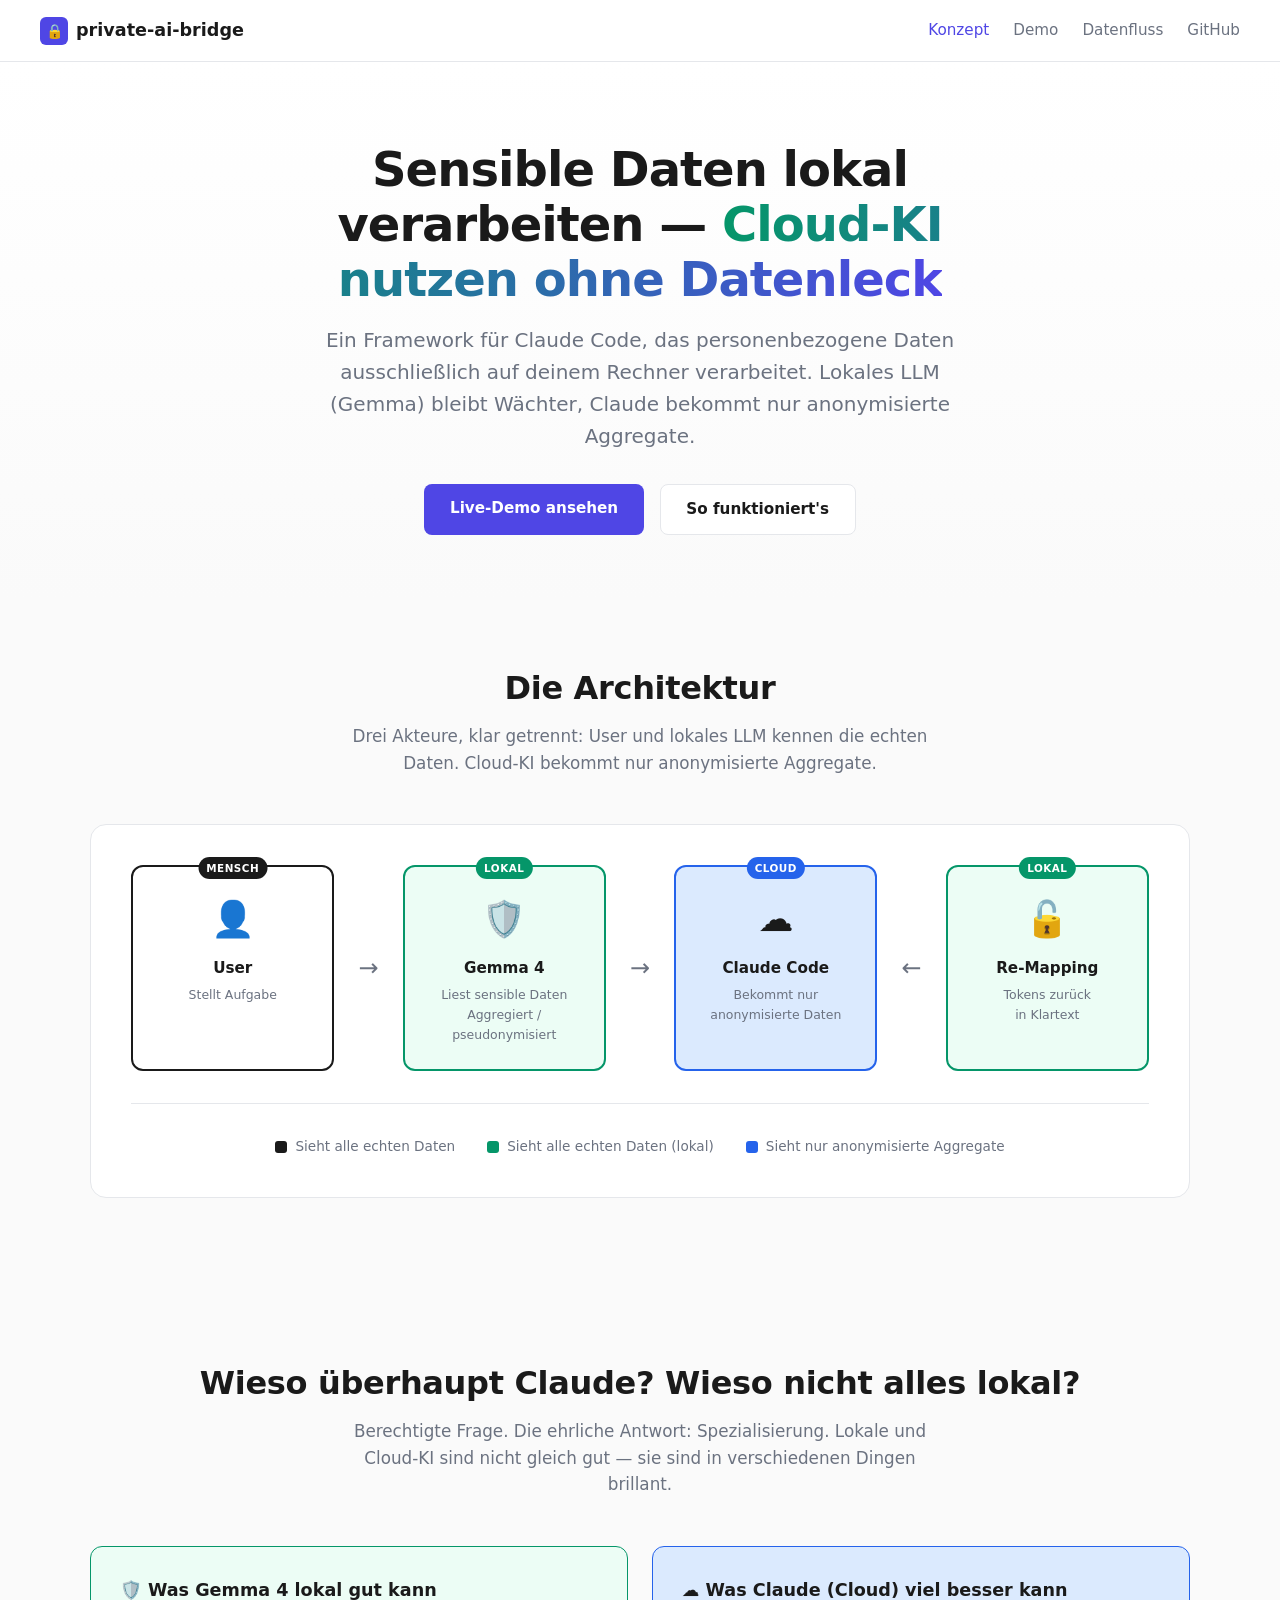
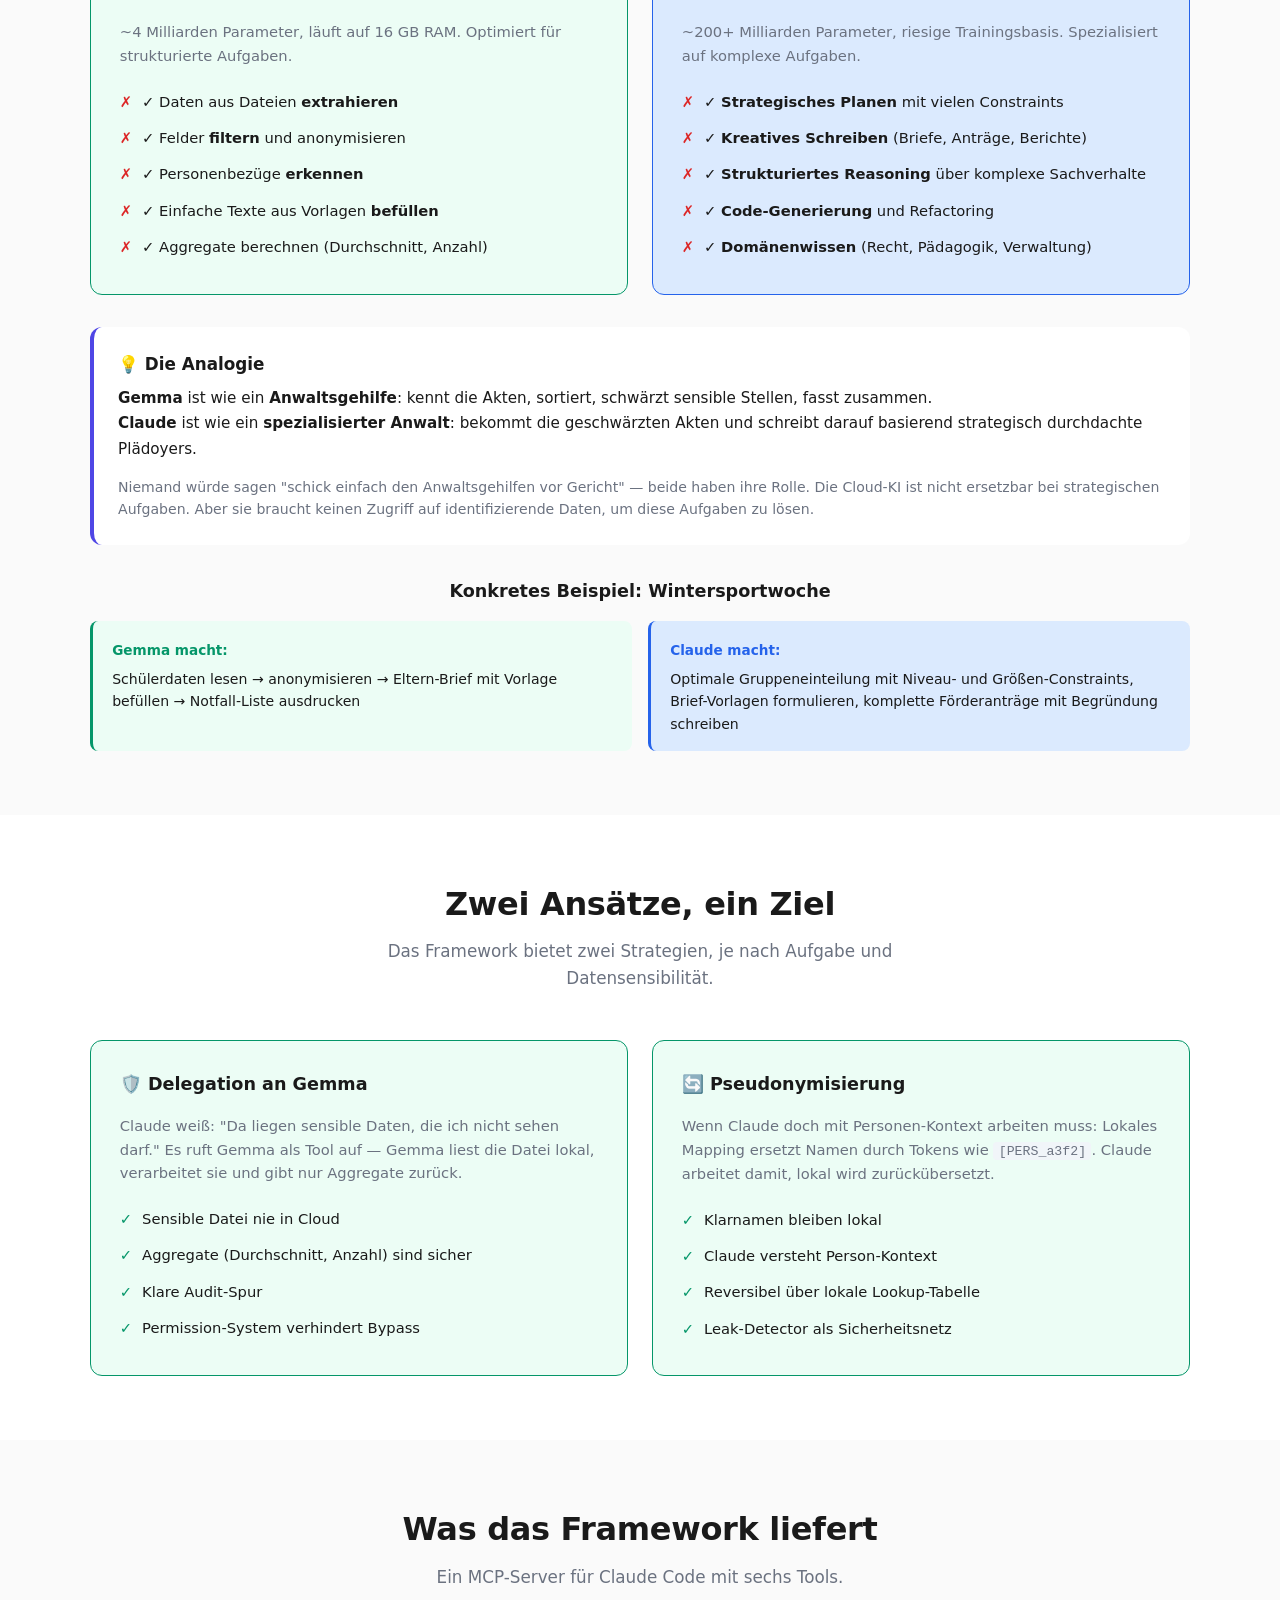
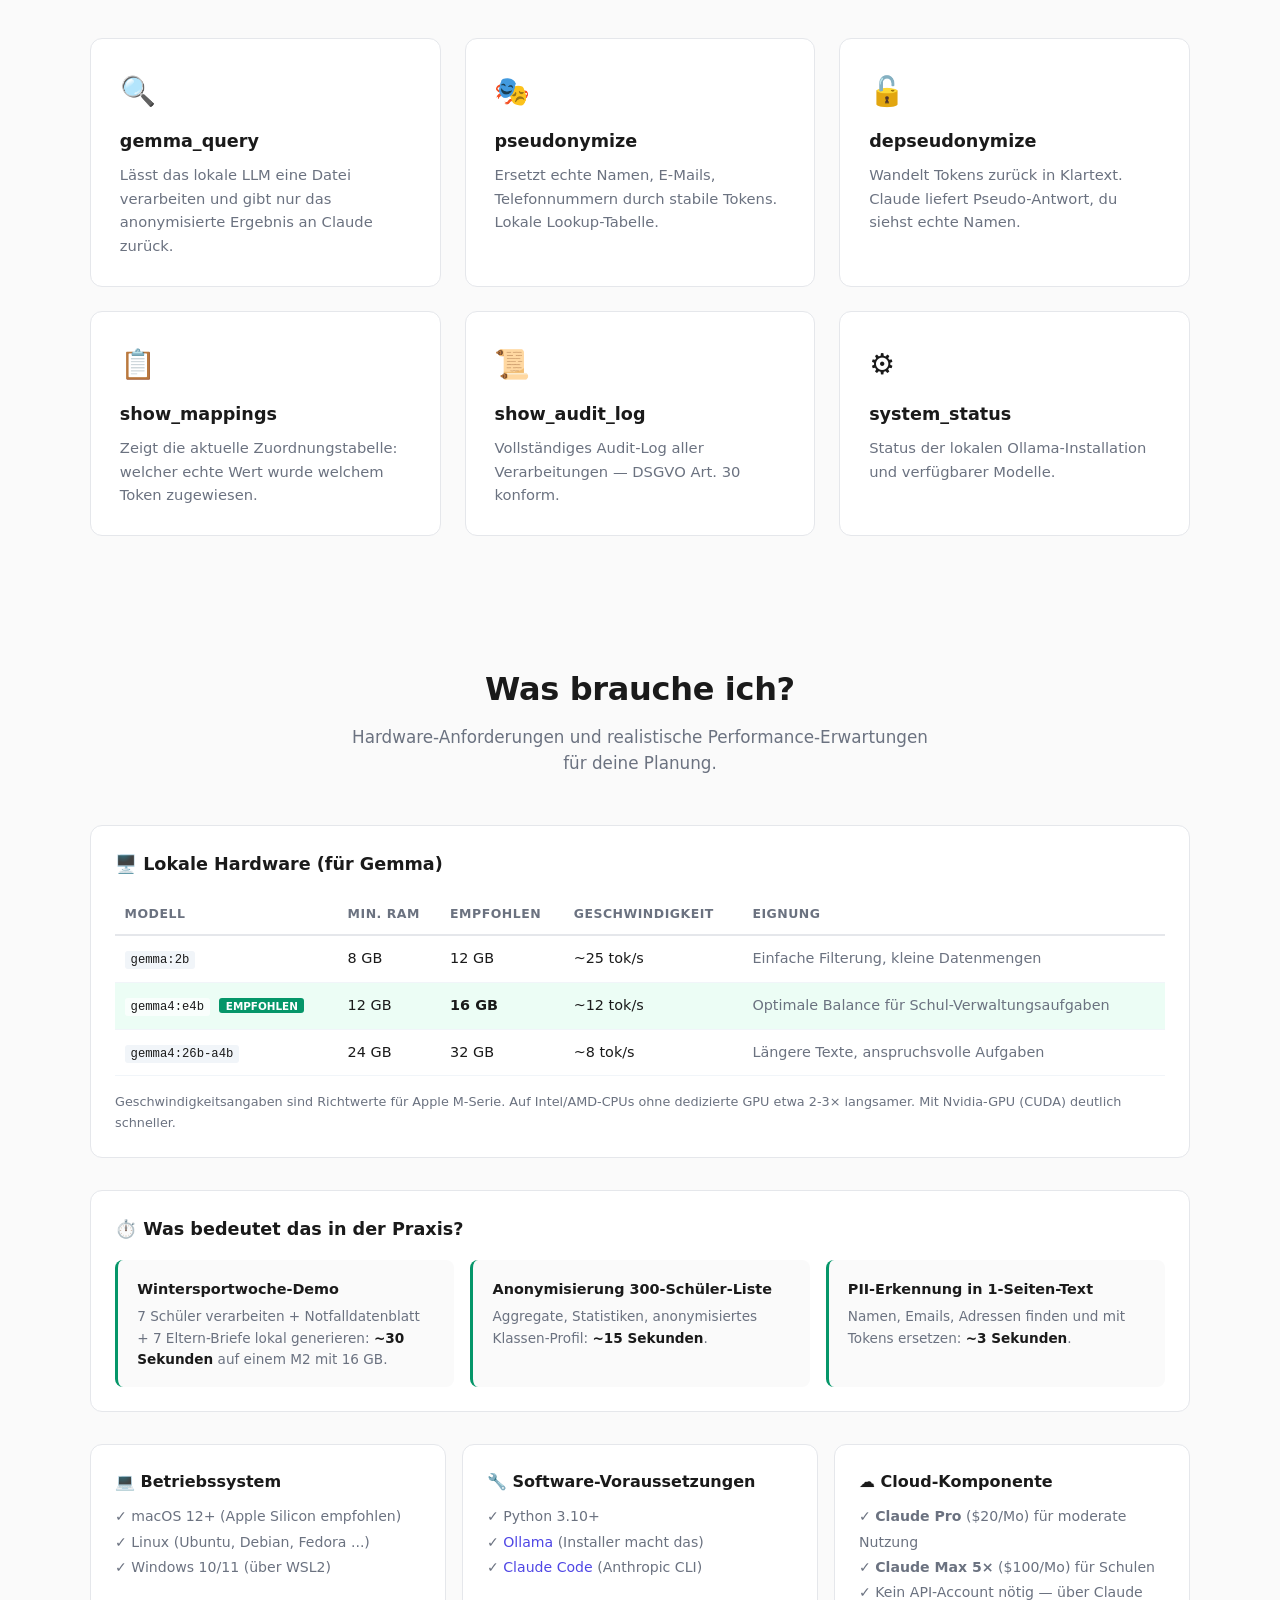
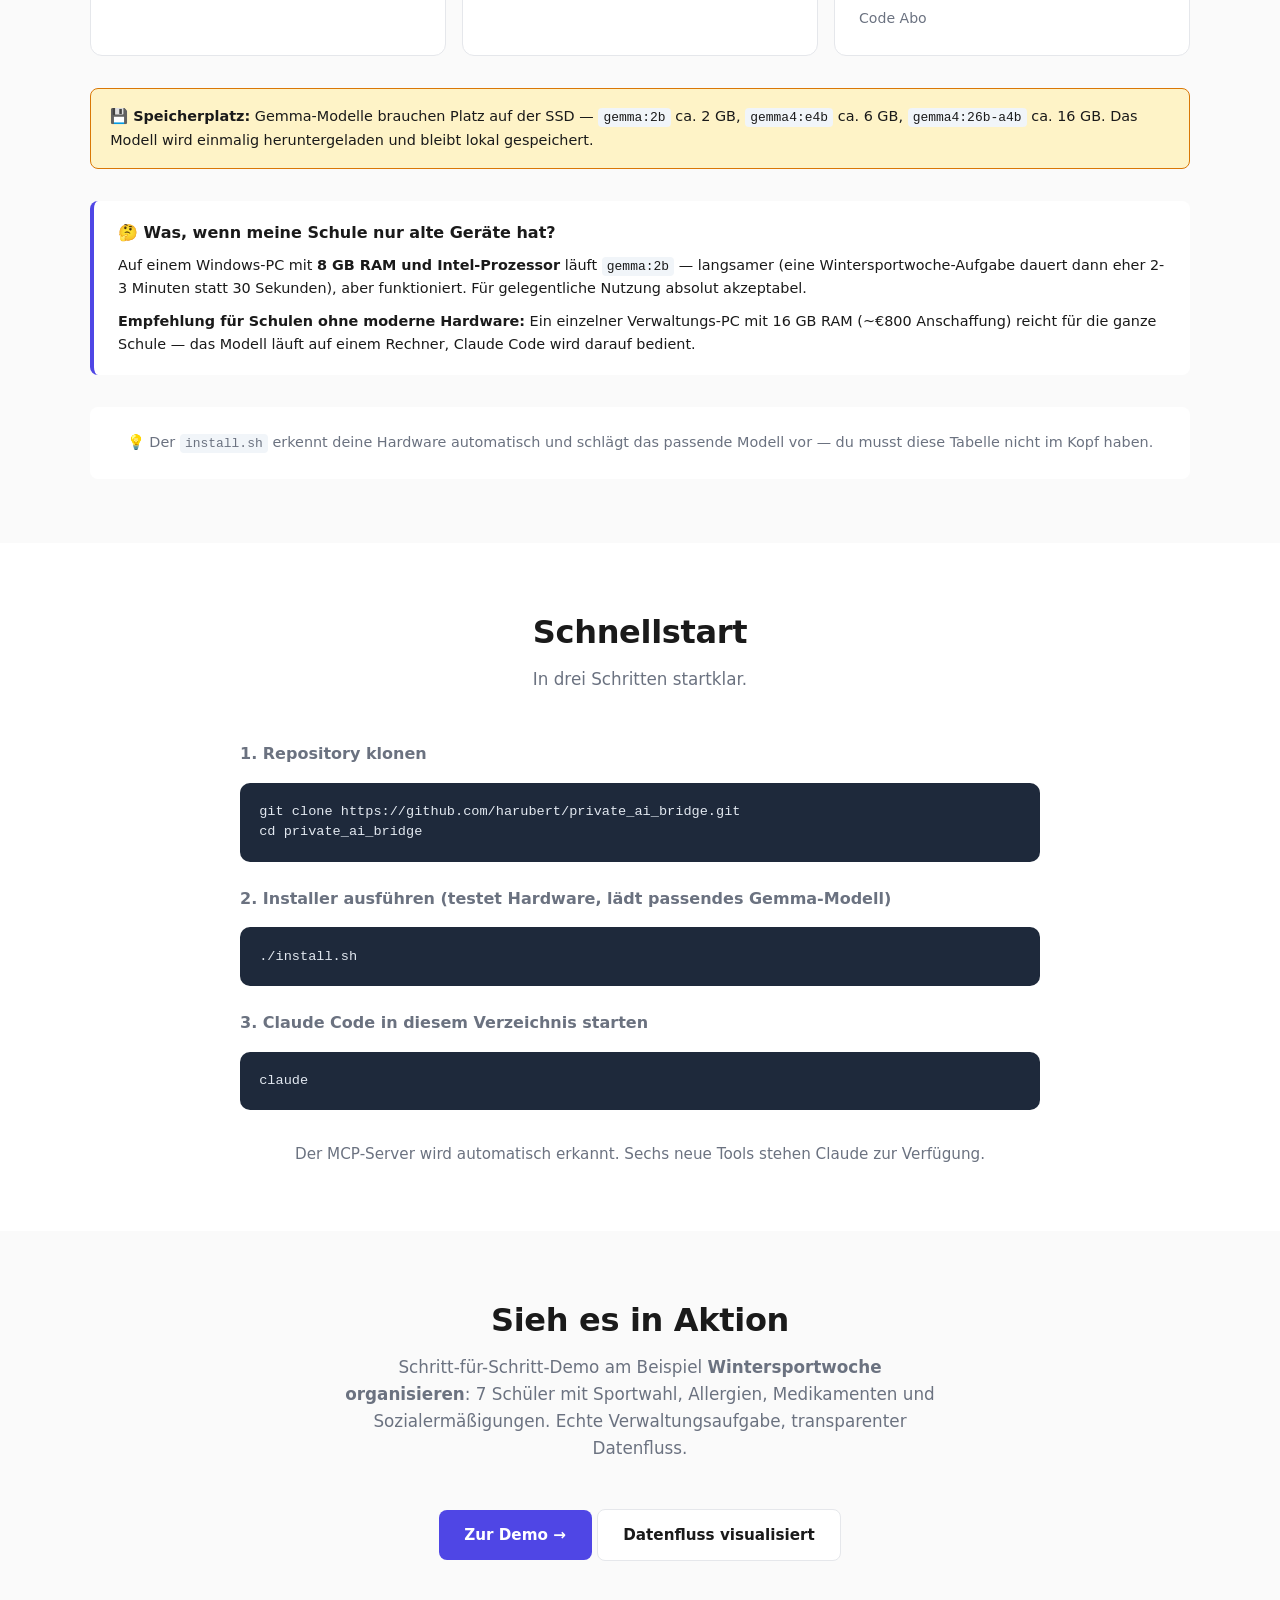
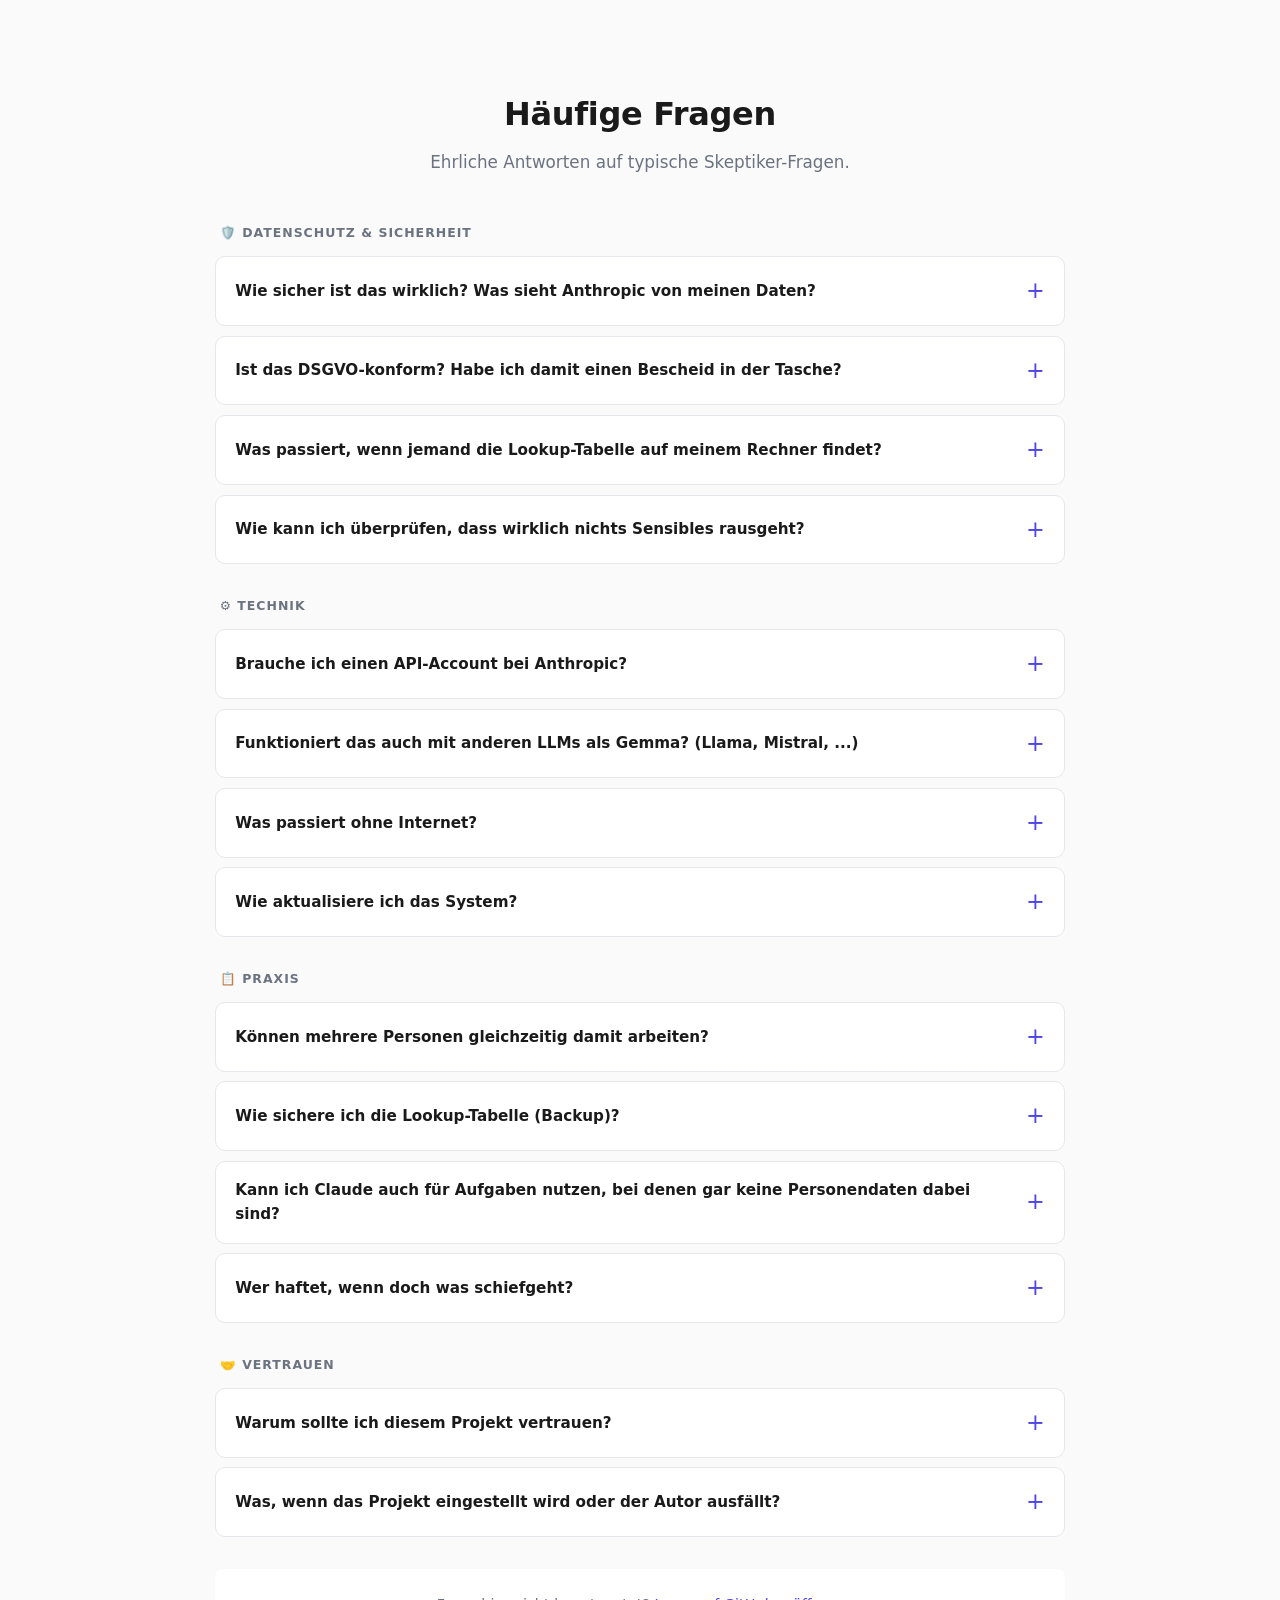
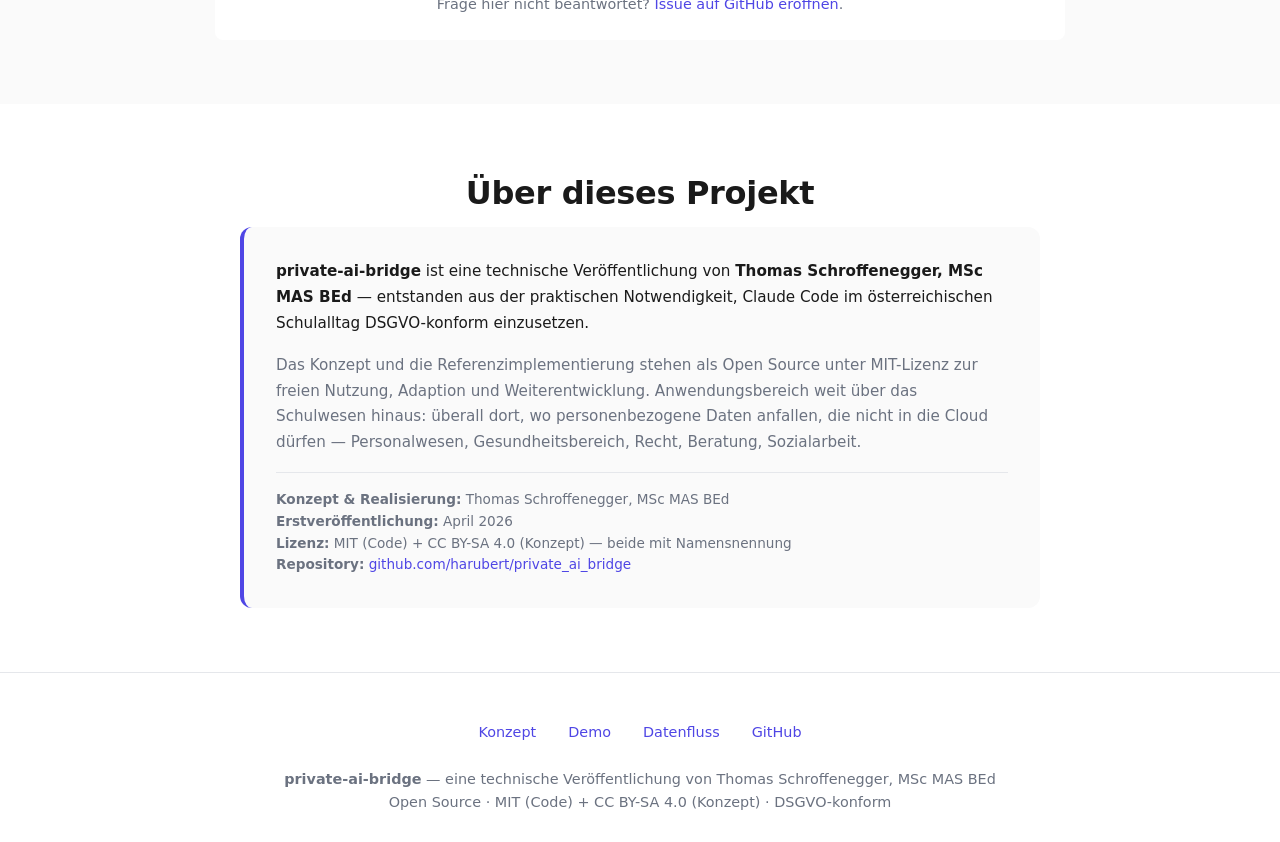
<file: publish/index.html>
<!DOCTYPE html>
<html lang="de">
<head>
    <meta charset="UTF-8">
    <meta name="viewport" content="width=device-width, initial-scale=1.0">
    <title>private-ai-bridge — DSGVO-konforme KI mit Claude Code &amp; Gemma</title>
    <link rel="stylesheet" href="css/style.css">
</head>
<body>

<nav class="topnav">
    <div class="container">
        <a href="index.html" class="brand"><span class="brand-mark"></span>private-ai-bridge</a>
        <div class="links">
            <a href="index.html" class="active">Konzept</a>
            <a href="demo.html">Demo</a>
            <a href="flow.html">Datenfluss</a>
            <a href="https://github.com/harubert/private_ai_bridge">GitHub</a>
        </div>
    </div>
</nav>

<header class="hero">
    <h1>Sensible Daten lokal verarbeiten — <span class="gradient">Cloud-KI nutzen ohne Datenleck</span></h1>
    <p class="tagline">
        Ein Framework für Claude Code, das personenbezogene Daten ausschließlich auf deinem Rechner verarbeitet.
        Lokales LLM (Gemma) bleibt Wächter, Claude bekommt nur anonymisierte Aggregate.
    </p>
    <div class="cta">
        <a href="demo.html" class="btn btn-primary">Live-Demo ansehen</a>
        <a href="#konzept" class="btn btn-secondary">So funktioniert's</a>
    </div>
</header>

<section id="konzept">
    <div class="container">
        <h2>Die Architektur</h2>
        <p class="subtitle">
            Drei Akteure, klar getrennt: User und lokales LLM kennen die echten Daten.
            Cloud-KI bekommt nur anonymisierte Aggregate.
        </p>

        <div class="arch-diagram">
            <div class="arch-flow">
                <div class="arch-node user">
                    <span class="badge">Mensch</span>
                    <div class="icon">👤</div>
                    <div class="label">User</div>
                    <div class="sublabel">Stellt Aufgabe</div>
                </div>

                <div class="arch-arrow">→</div>

                <div class="arch-node local">
                    <span class="badge">Lokal</span>
                    <div class="icon">🛡️</div>
                    <div class="label">Gemma 4</div>
                    <div class="sublabel">Liest sensible Daten<br>Aggregiert / pseudonymisiert</div>
                </div>

                <div class="arch-arrow">→</div>

                <div class="arch-node cloud">
                    <span class="badge">Cloud</span>
                    <div class="icon">☁️</div>
                    <div class="label">Claude Code</div>
                    <div class="sublabel">Bekommt nur<br>anonymisierte Daten</div>
                </div>

                <div class="arch-arrow">←</div>

                <div class="arch-node local">
                    <span class="badge">Lokal</span>
                    <div class="icon">🔓</div>
                    <div class="label">Re-Mapping</div>
                    <div class="sublabel">Tokens zurück<br>in Klartext</div>
                </div>
            </div>

            <div class="arch-legend">
                <div class="legend-item"><span class="legend-dot user"></span> Sieht alle echten Daten</div>
                <div class="legend-item"><span class="legend-dot local"></span> Sieht alle echten Daten (lokal)</div>
                <div class="legend-item"><span class="legend-dot cloud"></span> Sieht nur anonymisierte Aggregate</div>
            </div>
        </div>
    </div>
</section>

<section>
    <div class="container">
        <h2>Wieso überhaupt Claude? Wieso nicht alles lokal?</h2>
        <p class="subtitle">
            Berechtigte Frage. Die ehrliche Antwort: Spezialisierung. Lokale und Cloud-KI sind nicht gleich gut —
            sie sind in verschiedenen Dingen brillant.
        </p>

        <div class="comparison" style="margin-top: 2rem;">
            <div class="comparison-card" style="background: var(--local-light); border-color: var(--local);">
                <h3>🛡️ Was Gemma 4 lokal gut kann</h3>
                <p style="font-size: 0.92rem; color: var(--text-muted); margin-bottom: 1rem;">
                    ~4 Milliarden Parameter, läuft auf 16 GB RAM. Optimiert für strukturierte Aufgaben.
                </p>
                <ul style="list-style: none; font-size: 0.92rem;">
                    <li style="padding: 0.4rem 0;">✓ Daten aus Dateien <strong>extrahieren</strong></li>
                    <li style="padding: 0.4rem 0;">✓ Felder <strong>filtern</strong> und anonymisieren</li>
                    <li style="padding: 0.4rem 0;">✓ Personenbezüge <strong>erkennen</strong></li>
                    <li style="padding: 0.4rem 0;">✓ Einfache Texte aus Vorlagen <strong>befüllen</strong></li>
                    <li style="padding: 0.4rem 0;">✓ Aggregate berechnen (Durchschnitt, Anzahl)</li>
                </ul>
            </div>

            <div class="comparison-card" style="background: var(--cloud-light); border-color: var(--cloud);">
                <h3>☁️ Was Claude (Cloud) viel besser kann</h3>
                <p style="font-size: 0.92rem; color: var(--text-muted); margin-bottom: 1rem;">
                    ~200+ Milliarden Parameter, riesige Trainingsbasis. Spezialisiert auf komplexe Aufgaben.
                </p>
                <ul style="list-style: none; font-size: 0.92rem;">
                    <li style="padding: 0.4rem 0;">✓ <strong>Strategisches Planen</strong> mit vielen Constraints</li>
                    <li style="padding: 0.4rem 0;">✓ <strong>Kreatives Schreiben</strong> (Briefe, Anträge, Berichte)</li>
                    <li style="padding: 0.4rem 0;">✓ <strong>Strukturiertes Reasoning</strong> über komplexe Sachverhalte</li>
                    <li style="padding: 0.4rem 0;">✓ <strong>Code-Generierung</strong> und Refactoring</li>
                    <li style="padding: 0.4rem 0;">✓ <strong>Domänenwissen</strong> (Recht, Pädagogik, Verwaltung)</li>
                </ul>
            </div>
        </div>

        <div style="background: var(--bg-elevated); border-radius: 12px; padding: 1.5rem; margin-top: 2rem; border-left: 4px solid var(--primary);">
            <h3 style="font-size: 1.05rem; margin-bottom: 0.5rem;">💡 Die Analogie</h3>
            <p style="color: var(--text); font-size: 0.95rem; line-height: 1.7;">
                <strong>Gemma</strong> ist wie ein <strong>Anwaltsgehilfe</strong>: kennt die Akten, sortiert,
                schwärzt sensible Stellen, fasst zusammen.<br>
                <strong>Claude</strong> ist wie ein <strong>spezialisierter Anwalt</strong>: bekommt die geschwärzten
                Akten und schreibt darauf basierend strategisch durchdachte Plädoyers.
            </p>
            <p style="color: var(--text-muted); font-size: 0.88rem; margin-top: 0.8rem;">
                Niemand würde sagen "schick einfach den Anwaltsgehilfen vor Gericht" — beide haben ihre Rolle.
                Die Cloud-KI ist nicht ersetzbar bei strategischen Aufgaben. Aber sie braucht keinen Zugriff
                auf identifizierende Daten, um diese Aufgaben zu lösen.
            </p>
        </div>

        <div style="margin-top: 2rem; text-align: center;">
            <h3 style="font-size: 1.1rem; margin-bottom: 1rem;">Konkretes Beispiel: Wintersportwoche</h3>
            <div style="display: grid; grid-template-columns: repeat(auto-fit, minmax(280px, 1fr)); gap: 1rem; text-align: left;">
                <div style="background: var(--local-light); padding: 1rem 1.2rem; border-radius: 8px; border-left: 3px solid var(--local);">
                    <strong style="color: var(--local); font-size: 0.85rem;">Gemma macht:</strong>
                    <p style="font-size: 0.88rem; margin-top: 0.3rem;">
                        Schülerdaten lesen → anonymisieren → Eltern-Brief mit Vorlage befüllen → Notfall-Liste
                        ausdrucken
                    </p>
                </div>
                <div style="background: var(--cloud-light); padding: 1rem 1.2rem; border-radius: 8px; border-left: 3px solid var(--cloud);">
                    <strong style="color: var(--cloud); font-size: 0.85rem;">Claude macht:</strong>
                    <p style="font-size: 0.88rem; margin-top: 0.3rem;">
                        Optimale Gruppeneinteilung mit Niveau- und Größen-Constraints, Brief-Vorlagen formulieren,
                        komplette Förderanträge mit Begründung schreiben
                    </p>
                </div>
            </div>
        </div>
    </div>
</section>

<section style="background: var(--bg-elevated);">
    <div class="container">
        <h2>Zwei Ansätze, ein Ziel</h2>
        <p class="subtitle">
            Das Framework bietet zwei Strategien, je nach Aufgabe und Datensensibilität.
        </p>

        <div class="comparison">
            <div class="comparison-card good">
                <h3>🛡️ Delegation an Gemma</h3>
                <p style="margin-bottom: 1rem; color: var(--text-muted); font-size: 0.92rem;">
                    Claude weiß: "Da liegen sensible Daten, die ich nicht sehen darf." Es ruft Gemma als Tool auf — Gemma liest die Datei lokal, verarbeitet sie und gibt nur Aggregate zurück.
                </p>
                <ul>
                    <li>Sensible Datei nie in Cloud</li>
                    <li>Aggregate (Durchschnitt, Anzahl) sind sicher</li>
                    <li>Klare Audit-Spur</li>
                    <li>Permission-System verhindert Bypass</li>
                </ul>
            </div>

            <div class="comparison-card good">
                <h3>🔄 Pseudonymisierung</h3>
                <p style="margin-bottom: 1rem; color: var(--text-muted); font-size: 0.92rem;">
                    Wenn Claude doch mit Personen-Kontext arbeiten muss: Lokales Mapping ersetzt Namen durch Tokens wie <code>[PERS_a3f2]</code>. Claude arbeitet damit, lokal wird zurückübersetzt.
                </p>
                <ul>
                    <li>Klarnamen bleiben lokal</li>
                    <li>Claude versteht Person-Kontext</li>
                    <li>Reversibel über lokale Lookup-Tabelle</li>
                    <li>Leak-Detector als Sicherheitsnetz</li>
                </ul>
            </div>
        </div>
    </div>
</section>

<section>
    <div class="container">
        <h2>Was das Framework liefert</h2>
        <p class="subtitle">
            Ein MCP-Server für Claude Code mit sechs Tools.
        </p>

        <div class="features">
            <div class="feature">
                <div class="icon">🔍</div>
                <h3>gemma_query</h3>
                <p>Lässt das lokale LLM eine Datei verarbeiten und gibt nur das anonymisierte Ergebnis an Claude zurück.</p>
            </div>
            <div class="feature">
                <div class="icon">🎭</div>
                <h3>pseudonymize</h3>
                <p>Ersetzt echte Namen, E-Mails, Telefonnummern durch stabile Tokens. Lokale Lookup-Tabelle.</p>
            </div>
            <div class="feature">
                <div class="icon">🔓</div>
                <h3>depseudonymize</h3>
                <p>Wandelt Tokens zurück in Klartext. Claude liefert Pseudo-Antwort, du siehst echte Namen.</p>
            </div>
            <div class="feature">
                <div class="icon">📋</div>
                <h3>show_mappings</h3>
                <p>Zeigt die aktuelle Zuordnungstabelle: welcher echte Wert wurde welchem Token zugewiesen.</p>
            </div>
            <div class="feature">
                <div class="icon">📜</div>
                <h3>show_audit_log</h3>
                <p>Vollständiges Audit-Log aller Verarbeitungen — DSGVO Art. 30 konform.</p>
            </div>
            <div class="feature">
                <div class="icon">⚙️</div>
                <h3>system_status</h3>
                <p>Status der lokalen Ollama-Installation und verfügbarer Modelle.</p>
            </div>
        </div>
    </div>
</section>

<section id="hardware">
    <div class="container">
        <h2>Was brauche ich?</h2>
        <p class="subtitle">
            Hardware-Anforderungen und realistische Performance-Erwartungen für deine Planung.
        </p>

        <!-- Hardware-Tabelle -->
        <div style="background: var(--bg-elevated); border: 1px solid var(--border); border-radius: 12px; padding: 1.5rem; margin: 2rem 0; overflow-x: auto;">
            <h3 style="font-size: 1.1rem; margin-bottom: 1rem;">🖥️ Lokale Hardware (für Gemma)</h3>
            <table style="width: 100%; border-collapse: collapse; font-size: 0.9rem;">
                <thead>
                    <tr style="border-bottom: 2px solid var(--border);">
                        <th style="text-align: left; padding: 0.6rem; color: var(--text-muted); font-size: 0.78rem; text-transform: uppercase; letter-spacing: 0.5px;">Modell</th>
                        <th style="text-align: left; padding: 0.6rem; color: var(--text-muted); font-size: 0.78rem; text-transform: uppercase; letter-spacing: 0.5px;">Min. RAM</th>
                        <th style="text-align: left; padding: 0.6rem; color: var(--text-muted); font-size: 0.78rem; text-transform: uppercase; letter-spacing: 0.5px;">Empfohlen</th>
                        <th style="text-align: left; padding: 0.6rem; color: var(--text-muted); font-size: 0.78rem; text-transform: uppercase; letter-spacing: 0.5px;">Geschwindigkeit</th>
                        <th style="text-align: left; padding: 0.6rem; color: var(--text-muted); font-size: 0.78rem; text-transform: uppercase; letter-spacing: 0.5px;">Eignung</th>
                    </tr>
                </thead>
                <tbody>
                    <tr style="border-bottom: 1px solid #f1f5f9;">
                        <td style="padding: 0.7rem 0.6rem;"><code style="background: #f1f5f9; padding: 2px 6px; border-radius: 3px; font-size: 0.85em;">gemma:2b</code></td>
                        <td style="padding: 0.7rem 0.6rem;">8 GB</td>
                        <td style="padding: 0.7rem 0.6rem;">12 GB</td>
                        <td style="padding: 0.7rem 0.6rem;">~25 tok/s</td>
                        <td style="padding: 0.7rem 0.6rem; color: var(--text-muted);">Einfache Filterung, kleine Datenmengen</td>
                    </tr>
                    <tr style="border-bottom: 1px solid #f1f5f9; background: var(--local-light);">
                        <td style="padding: 0.7rem 0.6rem;"><code style="background: rgba(255,255,255,0.7); padding: 2px 6px; border-radius: 3px; font-size: 0.85em;">gemma4:e4b</code> <span style="background: var(--local); color: white; font-size: 0.65rem; padding: 0.1rem 0.4rem; border-radius: 3px; margin-left: 0.3rem; font-weight: 700;">EMPFOHLEN</span></td>
                        <td style="padding: 0.7rem 0.6rem;">12 GB</td>
                        <td style="padding: 0.7rem 0.6rem;"><strong>16 GB</strong></td>
                        <td style="padding: 0.7rem 0.6rem;">~12 tok/s</td>
                        <td style="padding: 0.7rem 0.6rem; color: var(--text-muted);">Optimale Balance für Schul-Verwaltungsaufgaben</td>
                    </tr>
                    <tr style="border-bottom: 1px solid #f1f5f9;">
                        <td style="padding: 0.7rem 0.6rem;"><code style="background: #f1f5f9; padding: 2px 6px; border-radius: 3px; font-size: 0.85em;">gemma4:26b-a4b</code></td>
                        <td style="padding: 0.7rem 0.6rem;">24 GB</td>
                        <td style="padding: 0.7rem 0.6rem;">32 GB</td>
                        <td style="padding: 0.7rem 0.6rem;">~8 tok/s</td>
                        <td style="padding: 0.7rem 0.6rem; color: var(--text-muted);">Längere Texte, anspruchsvolle Aufgaben</td>
                    </tr>
                </tbody>
            </table>
            <p style="font-size: 0.8rem; color: var(--text-muted); margin-top: 1rem;">
                Geschwindigkeitsangaben sind Richtwerte für Apple M-Serie. Auf Intel/AMD-CPUs ohne dedizierte GPU
                etwa 2-3× langsamer. Mit Nvidia-GPU (CUDA) deutlich schneller.
            </p>
        </div>

        <!-- Praxis-Beispiele -->
        <div style="background: var(--bg-elevated); border: 1px solid var(--border); border-radius: 12px; padding: 1.5rem; margin: 2rem 0;">
            <h3 style="font-size: 1.1rem; margin-bottom: 1rem;">⏱️ Was bedeutet das in der Praxis?</h3>
            <div style="display: grid; grid-template-columns: repeat(auto-fit, minmax(260px, 1fr)); gap: 1rem;">
                <div style="background: var(--bg); padding: 1rem 1.2rem; border-radius: 8px; border-left: 3px solid var(--local);">
                    <strong style="font-size: 0.9rem;">Wintersportwoche-Demo</strong>
                    <p style="font-size: 0.85rem; color: var(--text-muted); margin-top: 0.3rem;">
                        7 Schüler verarbeiten + Notfalldatenblatt + 7 Eltern-Briefe lokal generieren:
                        <strong style="color: var(--text);">~30 Sekunden</strong> auf einem M2 mit 16 GB.
                    </p>
                </div>
                <div style="background: var(--bg); padding: 1rem 1.2rem; border-radius: 8px; border-left: 3px solid var(--local);">
                    <strong style="font-size: 0.9rem;">Anonymisierung 300-Schüler-Liste</strong>
                    <p style="font-size: 0.85rem; color: var(--text-muted); margin-top: 0.3rem;">
                        Aggregate, Statistiken, anonymisiertes Klassen-Profil:
                        <strong style="color: var(--text);">~15 Sekunden</strong>.
                    </p>
                </div>
                <div style="background: var(--bg); padding: 1rem 1.2rem; border-radius: 8px; border-left: 3px solid var(--local);">
                    <strong style="font-size: 0.9rem;">PII-Erkennung in 1-Seiten-Text</strong>
                    <p style="font-size: 0.85rem; color: var(--text-muted); margin-top: 0.3rem;">
                        Namen, Emails, Adressen finden und mit Tokens ersetzen:
                        <strong style="color: var(--text);">~3 Sekunden</strong>.
                    </p>
                </div>
            </div>
        </div>

        <!-- Was ist sonst noch nötig -->
        <div style="display: grid; grid-template-columns: repeat(auto-fit, minmax(280px, 1fr)); gap: 1rem; margin: 2rem 0;">
            <div style="background: var(--bg-elevated); border: 1px solid var(--border); border-radius: 12px; padding: 1.5rem;">
                <h3 style="font-size: 1rem; margin-bottom: 0.6rem;">💻 Betriebssystem</h3>
                <ul style="list-style: none; font-size: 0.88rem; color: var(--text-muted); line-height: 1.8;">
                    <li>✓ macOS 12+ (Apple Silicon empfohlen)</li>
                    <li>✓ Linux (Ubuntu, Debian, Fedora ...)</li>
                    <li>✓ Windows 10/11 (über WSL2)</li>
                </ul>
            </div>
            <div style="background: var(--bg-elevated); border: 1px solid var(--border); border-radius: 12px; padding: 1.5rem;">
                <h3 style="font-size: 1rem; margin-bottom: 0.6rem;">🔧 Software-Voraussetzungen</h3>
                <ul style="list-style: none; font-size: 0.88rem; color: var(--text-muted); line-height: 1.8;">
                    <li>✓ Python 3.10+</li>
                    <li>✓ <a href="https://ollama.com" style="color: var(--primary);">Ollama</a> (Installer macht das)</li>
                    <li>✓ <a href="https://docs.claude.com/en/docs/claude-code" style="color: var(--primary);">Claude Code</a> (Anthropic CLI)</li>
                </ul>
            </div>
            <div style="background: var(--bg-elevated); border: 1px solid var(--border); border-radius: 12px; padding: 1.5rem;">
                <h3 style="font-size: 1rem; margin-bottom: 0.6rem;">☁️ Cloud-Komponente</h3>
                <ul style="list-style: none; font-size: 0.88rem; color: var(--text-muted); line-height: 1.8;">
                    <li>✓ <strong>Claude Pro</strong> ($20/Mo) für moderate Nutzung</li>
                    <li>✓ <strong>Claude Max 5×</strong> ($100/Mo) für Schulen</li>
                    <li>✓ Kein API-Account nötig — über Claude Code Abo</li>
                </ul>
            </div>
        </div>

        <!-- Speicherplatz -->
        <div style="background: var(--warning-light); border: 1px solid var(--warning); border-radius: 8px; padding: 1rem 1.2rem; margin: 1.5rem 0; font-size: 0.9rem;">
            <strong>💾 Speicherplatz:</strong> Gemma-Modelle brauchen Platz auf der SSD —
            <code>gemma:2b</code> ca. 2 GB, <code>gemma4:e4b</code> ca. 6 GB,
            <code>gemma4:26b-a4b</code> ca. 16 GB. Das Modell wird einmalig heruntergeladen
            und bleibt lokal gespeichert.
        </div>

        <!-- Was passiert auf alter Hardware -->
        <div style="background: var(--bg-elevated); border-left: 4px solid var(--primary); border-radius: 8px; padding: 1.2rem 1.5rem; margin-top: 2rem;">
            <h3 style="font-size: 1rem; margin-bottom: 0.5rem;">🤔 Was, wenn meine Schule nur alte Geräte hat?</h3>
            <p style="font-size: 0.9rem; line-height: 1.6;">
                Auf einem Windows-PC mit <strong>8 GB RAM und Intel-Prozessor</strong> läuft <code>gemma:2b</code>
                — langsamer (eine Wintersportwoche-Aufgabe dauert dann eher 2-3 Minuten statt 30 Sekunden), aber funktioniert.
                Für gelegentliche Nutzung absolut akzeptabel.
            </p>
            <p style="font-size: 0.9rem; line-height: 1.6; margin-top: 0.6rem;">
                <strong>Empfehlung für Schulen ohne moderne Hardware:</strong> Ein einzelner Verwaltungs-PC
                mit 16 GB RAM (~€800 Anschaffung) reicht für die ganze Schule — das Modell läuft auf einem Rechner,
                Claude Code wird darauf bedient.
            </p>
        </div>

        <!-- Hardware-Test im Installer -->
        <div style="text-align: center; margin-top: 2rem; padding: 1.5rem; background: var(--bg-elevated); border-radius: 8px; font-size: 0.9rem; color: var(--text-muted);">
            💡 Der <code>install.sh</code> erkennt deine Hardware automatisch und schlägt das passende Modell vor —
            du musst diese Tabelle nicht im Kopf haben.
        </div>
    </div>
</section>

<section style="background: var(--bg-elevated);">
    <div class="container">
        <h2>Schnellstart</h2>
        <p class="subtitle">In drei Schritten startklar.</p>

        <div style="max-width: 800px; margin: 0 auto;">
            <h3 style="font-size: 1rem; margin: 1.5rem 0 0.5rem; color: var(--text-muted);">1. Repository klonen</h3>
            <pre><code>git clone https://github.com/harubert/private_ai_bridge.git
cd private_ai_bridge</code></pre>

            <h3 style="font-size: 1rem; margin: 1.5rem 0 0.5rem; color: var(--text-muted);">2. Installer ausführen (testet Hardware, lädt passendes Gemma-Modell)</h3>
            <pre><code>./install.sh</code></pre>

            <h3 style="font-size: 1rem; margin: 1.5rem 0 0.5rem; color: var(--text-muted);">3. Claude Code in diesem Verzeichnis starten</h3>
            <pre><code>claude</code></pre>

            <p style="text-align: center; margin-top: 2rem; color: var(--text-muted); font-size: 0.95rem;">
                Der MCP-Server wird automatisch erkannt. Sechs neue Tools stehen Claude zur Verfügung.
            </p>
        </div>
    </div>
</section>

<section>
    <div class="container" style="text-align: center;">
        <h2>Sieh es in Aktion</h2>
        <p class="subtitle">
            Schritt-für-Schritt-Demo am Beispiel <strong>Wintersportwoche organisieren</strong>:
            7 Schüler mit Sportwahl, Allergien, Medikamenten und Sozialermäßigungen.
            Echte Verwaltungsaufgabe, transparenter Datenfluss.
        </p>
        <a href="demo.html" class="btn btn-primary">Zur Demo →</a>
        <a href="flow.html" class="btn btn-secondary">Datenfluss visualisiert</a>
    </div>
</section>

<section id="faq">
    <div class="container" style="max-width: 850px;">
        <h2>Häufige Fragen</h2>
        <p class="subtitle">
            Ehrliche Antworten auf typische Skeptiker-Fragen.
        </p>

        <style>
            .faq-group {
                margin-bottom: 2rem;
            }
            .faq-group-title {
                font-size: 0.78rem;
                color: var(--text-muted);
                text-transform: uppercase;
                letter-spacing: 1px;
                font-weight: 700;
                margin: 1.5rem 0 0.8rem;
                padding-left: 0.3rem;
            }
            details.faq-item {
                background: var(--bg-elevated);
                border: 1px solid var(--border);
                border-radius: 10px;
                margin-bottom: 0.6rem;
                transition: all 0.15s;
            }
            details.faq-item[open] {
                border-color: var(--primary);
                box-shadow: 0 4px 12px rgba(79, 70, 229, 0.08);
            }
            details.faq-item summary {
                padding: 1rem 1.2rem;
                font-weight: 600;
                font-size: 0.95rem;
                cursor: pointer;
                list-style: none;
                display: flex;
                justify-content: space-between;
                align-items: center;
                gap: 1rem;
            }
            details.faq-item summary::-webkit-details-marker { display: none; }
            details.faq-item summary::after {
                content: "+";
                font-size: 1.4rem;
                color: var(--primary);
                font-weight: 400;
                transition: transform 0.2s;
                flex-shrink: 0;
            }
            details.faq-item[open] summary::after {
                content: "−";
            }
            details.faq-item .faq-answer {
                padding: 0 1.2rem 1.2rem;
                font-size: 0.92rem;
                line-height: 1.65;
                color: var(--text);
            }
            details.faq-item .faq-answer p {
                margin-bottom: 0.7rem;
            }
            details.faq-item .faq-answer p:last-child {
                margin-bottom: 0;
            }
            details.faq-item .faq-answer strong {
                color: var(--text);
            }
        </style>

        <!-- DATENSCHUTZ -->
        <div class="faq-group">
            <div class="faq-group-title">🛡️ Datenschutz &amp; Sicherheit</div>

            <details class="faq-item">
                <summary>Wie sicher ist das wirklich? Was sieht Anthropic von meinen Daten?</summary>
                <div class="faq-answer">
                    <p>
                        Anthropic sieht <strong>nur das, was die Cloud-API als Input bekommt</strong>. Wenn du das Framework nutzt, ist das per Definition die anonymisierte Version — also Geschlecht, Aggregate, Tokens wie <code>[PERS_a3f2]</code>. Niemals Klarnamen, Adressen, Allergien oder Telefonnummern.
                    </p>
                    <p>
                        <strong>Wichtig:</strong> Anthropic nutzt API-Inhalte standardmäßig nicht zum Training (laut Privacy Policy). Trotzdem ist die Faustregel: gehe davon aus, dass alles, was die Cloud erreicht, theoretisch protokolliert werden könnte. Genau deshalb gibt's dieses Framework — damit nichts Sensibles erst gar nicht in die Cloud kommt.
                    </p>
                </div>
            </details>

            <details class="faq-item">
                <summary>Ist das DSGVO-konform? Habe ich damit einen Bescheid in der Tasche?</summary>
                <div class="faq-answer">
                    <p>
                        Das Framework ist <strong>DSGVO-konform konstruiert</strong> ("Privacy by Design", DSGVO Art. 25). Es unterstützt zentrale Anforderungen:
                    </p>
                    <p>
                        <strong>Art. 5</strong> Datenminimierung · <strong>Art. 25</strong> Datenschutz durch Technikgestaltung · <strong>Art. 30</strong> Verarbeitungsverzeichnis (Audit-Log) · <strong>Art. 32</strong> Sicherheit der Verarbeitung · <strong>Art. 17</strong> Recht auf Löschung
                    </p>
                    <p>
                        <strong>Aber:</strong> "DSGVO-konformes Tool" ≠ "Bescheid". Du brauchst trotzdem eigene Datenschutz-Folgenabschätzung, Verarbeitungsverzeichnis, ggf. Einwilligungen. Das Framework macht den technischen Teil — die organisatorischen Pflichten bleiben bei dir bzw. dem Datenschutzbeauftragten.
                    </p>
                </div>
            </details>

            <details class="faq-item">
                <summary>Was passiert, wenn jemand die Lookup-Tabelle auf meinem Rechner findet?</summary>
                <div class="faq-answer">
                    <p>
                        Die Lookup-Tabelle (Zuordnung Token → Klarname) liegt unter <code>~/.private-ai-bridge/lookup.json</code>. Bei physischem Zugriff auf deinen entsperrten Rechner kann sie gelesen werden — wie jede andere Datei.
                    </p>
                    <p>
                        <strong>Schutzmaßnahmen:</strong> Festplattenverschlüsselung (FileVault auf Mac, BitLocker auf Windows, LUKS auf Linux) ist sowieso Pflicht für Geräte mit personenbezogenen Daten. Damit ist die Lookup-Tabelle bei verlorenen/gestohlenen Geräten sicher.
                    </p>
                    <p>
                        Optional: <code>clear_mappings()</code> löscht alle Zuordnungen, wenn sie nicht mehr gebraucht werden (Recht auf Löschung, DSGVO Art. 17).
                    </p>
                </div>
            </details>

            <details class="faq-item">
                <summary>Wie kann ich überprüfen, dass wirklich nichts Sensibles rausgeht?</summary>
                <div class="faq-answer">
                    <p>
                        Drei Mechanismen:
                    </p>
                    <p>
                        <strong>1. Audit-Log</strong> — jede Tool-Verwendung wird in <code>~/.private-ai-bridge/audit.log</code> protokolliert (Zeitstempel, Tool, Datenkategorien). Lesbar mit <code>show_audit_log</code>.
                    </p>
                    <p>
                        <strong>2. Leak-Detector</strong> — Gemmas Output wird vor Übergabe an Claude gegen die Lookup-Tabelle geprüft. Findet er einen bekannten Klarnamen, blockiert er die Übertragung.
                    </p>
                    <p>
                        <strong>3. Open Source</strong> — der gesamte Code ist auf GitHub einsehbar. Du kannst (oder dein IT-Audit) den Datenfluss exakt nachvollziehen.
                    </p>
                </div>
            </details>
        </div>

        <!-- TECHNIK -->
        <div class="faq-group">
            <div class="faq-group-title">⚙️ Technik</div>

            <details class="faq-item">
                <summary>Brauche ich einen API-Account bei Anthropic?</summary>
                <div class="faq-answer">
                    <p>
                        Nein. Das Framework läuft mit <strong>Claude Code</strong> — und das ist im Claude-Pro-Abo ($20/Mo) bzw. Claude-Max-Abo enthalten. Kein separater API-Account, keine API-Credits, keine unvorhersehbaren Rechnungen.
                    </p>
                    <p>
                        Für Schulen besonders relevant: <strong>kalkulierbare Fixkosten</strong>. Ein Max-5×-Abo ($100/Mo) reicht für intensive Nutzung durch eine Verwaltungsstelle.
                    </p>
                </div>
            </details>

            <details class="faq-item">
                <summary>Funktioniert das auch mit anderen LLMs als Gemma? (Llama, Mistral, ...)</summary>
                <div class="faq-answer">
                    <p>
                        Ja — solange das Modell über <a href="https://ollama.com">Ollama</a> verfügbar ist. Setze einfach eine Umgebungsvariable:
                    </p>
                    <p>
                        <code>export PRIVATE_AI_BRIDGE_MODEL="llama3.2:3b"</code>
                    </p>
                    <p>
                        Empfohlene Alternativen: <code>llama3.2:3b</code>, <code>mistral:7b</code>, <code>qwen2.5:7b</code>, <code>phi3:mini</code>. Gemma 4 ist die aktuelle Empfehlung wegen guter Balance aus Qualität, Geschwindigkeit und RAM-Bedarf.
                    </p>
                </div>
            </details>

            <details class="faq-item">
                <summary>Was passiert ohne Internet?</summary>
                <div class="faq-answer">
                    <p>
                        Die <strong>lokale Komponente (Gemma) funktioniert komplett offline</strong> — du kannst sensible Daten lokal verarbeiten, anonymisieren, Notfall-Datenblätter generieren etc.
                    </p>
                    <p>
                        Die <strong>Cloud-Komponente (Claude)</strong> braucht naturgemäß Internet. Bei Internetausfall steht dir die volle lokale Funktionalität zur Verfügung — nur die kreativ-strategischen Aufgaben sind dann nicht möglich.
                    </p>
                </div>
            </details>

            <details class="faq-item">
                <summary>Wie aktualisiere ich das System?</summary>
                <div class="faq-answer">
                    <p>
                        Für Code-Updates: <code>cd private_ai_bridge && git pull</code>. Für neue Modellversionen: <code>ollama pull gemma4:e4b</code>.
                    </p>
                    <p>
                        Beides ändert nichts an deiner lokalen Lookup-Tabelle oder deinen Daten — die liegen separat in <code>~/.private-ai-bridge/</code>.
                    </p>
                </div>
            </details>
        </div>

        <!-- PRAXIS -->
        <div class="faq-group">
            <div class="faq-group-title">📋 Praxis</div>

            <details class="faq-item">
                <summary>Können mehrere Personen gleichzeitig damit arbeiten?</summary>
                <div class="faq-answer">
                    <p>
                        In der aktuellen Version: <strong>nein</strong>. Das Framework ist für Single-User-Nutzung gedacht — typisch ein Verwaltungs-PC mit dem Direktor / Sekretariat als Nutzer.
                    </p>
                    <p>
                        Für Multi-User-Setups (mehrere Lehrkräfte gleichzeitig) wäre eine zentrale Server-Installation nötig — das ist im aktuellen Framework nicht vorgesehen, aber technisch möglich. Pull Requests willkommen.
                    </p>
                </div>
            </details>

            <details class="faq-item">
                <summary>Wie sichere ich die Lookup-Tabelle (Backup)?</summary>
                <div class="faq-answer">
                    <p>
                        Die Lookup-Tabelle ist eine einfache JSON-Datei unter <code>~/.private-ai-bridge/lookup.json</code>. Standard-Backup-Mechanismen funktionieren:
                    </p>
                    <p>
                        <strong>macOS:</strong> Time Machine sichert sie automatisch mit. <strong>Linux:</strong> rsync, Borg, restic. <strong>Windows:</strong> File History.
                    </p>
                    <p>
                        Wichtig: das Backup-Medium ebenfalls verschlüsseln — die Lookup-Tabelle enthält Klarnamen!
                    </p>
                </div>
            </details>

            <details class="faq-item">
                <summary>Kann ich Claude auch für Aufgaben nutzen, bei denen gar keine Personendaten dabei sind?</summary>
                <div class="faq-answer">
                    <p>
                        Selbstverständlich — Claude Code funktioniert ja unabhängig vom Framework genauso wie immer. Ohne sensible Daten ruft es einfach das gemma_query-Tool nicht auf, sondern arbeitet direkt.
                    </p>
                    <p>
                        Beispiele: Förderanträge ohne Personenbezug, allgemeine Recherche, Code für die Schulwebsite, Konzepte erarbeiten, Berichte aus Statistiken etc.
                    </p>
                </div>
            </details>

            <details class="faq-item">
                <summary>Wer haftet, wenn doch was schiefgeht?</summary>
                <div class="faq-answer">
                    <p>
                        Das Framework ist Open Source unter MIT-Lizenz und wird "wie besehen" zur Verfügung gestellt — <strong>ohne Gewährleistung</strong>. Das ist Standard bei Open Source und auch bei kommerzieller Software (siehe AGB).
                    </p>
                    <p>
                        In der Praxis bedeutet das: Verantwortlich für DSGVO-konformen Einsatz ist die Schule bzw. der Schulträger. Das Framework ist ein Werkzeug, das den technischen Teil sehr stark erleichtert — aber organisatorisch musst du den Einsatz korrekt aufsetzen (Verarbeitungsverzeichnis, ggf. DSFA, Schulung des Personals).
                    </p>
                    <p>
                        Empfehlung: vor produktivem Einsatz mit dem zuständigen Datenschutzbeauftragten abstimmen.
                    </p>
                </div>
            </details>
        </div>

        <!-- VERTRAUEN -->
        <div class="faq-group">
            <div class="faq-group-title">🤝 Vertrauen</div>

            <details class="faq-item">
                <summary>Warum sollte ich diesem Projekt vertrauen?</summary>
                <div class="faq-answer">
                    <p>
                        Drei Argumente:
                    </p>
                    <p>
                        <strong>1. Open Source</strong> — der gesamte Code ist auf <a href="https://github.com/harubert/private_ai_bridge">GitHub</a> einsehbar. Keine Black Box. Du (oder ein IT-Audit) könnt Zeile für Zeile prüfen, was passiert.
                    </p>
                    <p>
                        <strong>2. Lokale Verifikation</strong> — du musst nicht uns glauben. Schau ins Audit-Log, beobachte den Netzwerkverkehr (Wireshark zeigt was zur Cloud geht), prüfe was Claude im Chat-Verlauf gesehen hat.
                    </p>
                    <p>
                        <strong>3. Konkreter Autor</strong> — Thomas Schroffenegger, MSc MAS BEd, ist als Verantwortlicher namentlich genannt. Kein anonymes Projekt.
                    </p>
                </div>
            </details>

            <details class="faq-item">
                <summary>Was, wenn das Projekt eingestellt wird oder der Autor ausfällt?</summary>
                <div class="faq-answer">
                    <p>
                        Open Source bedeutet: <strong>der Code gehört der Community</strong>. Solange jemand das Repository forkt, lebt es weiter. Du selbst kannst jederzeit einen Fork machen.
                    </p>
                    <p>
                        Auch ohne weitere Updates funktioniert die aktuelle Version weiter — Gemma, Ollama, Claude Code sind etablierte Komponenten, die unabhängig gepflegt werden.
                    </p>
                </div>
            </details>
        </div>

        <!-- Bottom-Hinweis -->
        <div style="text-align: center; padding: 1.5rem; background: var(--bg-elevated); border-radius: 8px; margin-top: 2rem; font-size: 0.9rem; color: var(--text-muted);">
            Frage hier nicht beantwortet? <a href="https://github.com/harubert/private_ai_bridge/issues">Issue auf GitHub eröffnen</a>.
        </div>
    </div>
</section>

<section style="background: var(--bg-elevated);">
    <div class="container" style="max-width: 800px;">
        <h2>Über dieses Projekt</h2>
        <div style="background: var(--bg); border-radius: 12px; padding: 2rem; border-left: 4px solid var(--primary);">
            <p style="font-size: 0.95rem; line-height: 1.7;">
                <strong>private-ai-bridge</strong> ist eine technische Veröffentlichung von
                <strong>Thomas Schroffenegger, MSc MAS BEd</strong> — entstanden aus der praktischen Notwendigkeit,
                Claude Code im österreichischen Schulalltag DSGVO-konform einzusetzen.
            </p>
            <p style="font-size: 0.95rem; line-height: 1.7; margin-top: 1rem; color: var(--text-muted);">
                Das Konzept und die Referenzimplementierung stehen als Open Source unter MIT-Lizenz zur freien
                Nutzung, Adaption und Weiterentwicklung. Anwendungsbereich weit über das Schulwesen hinaus:
                überall dort, wo personenbezogene Daten anfallen, die nicht in die Cloud dürfen — Personalwesen,
                Gesundheitsbereich, Recht, Beratung, Sozialarbeit.
            </p>
            <p style="font-size: 0.85rem; color: var(--text-muted); margin-top: 1rem; padding-top: 1rem; border-top: 1px solid var(--border);">
                <strong>Konzept &amp; Realisierung:</strong> Thomas Schroffenegger, MSc MAS BEd<br>
                <strong>Erstveröffentlichung:</strong> April 2026<br>
                <strong>Lizenz:</strong> MIT (Code) + CC BY-SA 4.0 (Konzept) — beide mit Namensnennung<br>
                <strong>Repository:</strong> <a href="https://github.com/harubert/private_ai_bridge">github.com/harubert/private_ai_bridge</a>
            </p>
        </div>
    </div>
</section>

<footer>
    <div class="container">
        <div class="links">
            <a href="index.html">Konzept</a>
            <a href="demo.html">Demo</a>
            <a href="flow.html">Datenfluss</a>
            <a href="https://github.com/harubert/private_ai_bridge">GitHub</a>
        </div>
        <p>
            <strong>private-ai-bridge</strong> — eine technische Veröffentlichung von Thomas Schroffenegger, MSc MAS BEd<br>
            Open Source · MIT (Code) + CC BY-SA 4.0 (Konzept) · DSGVO-konform
        </p>
    </div>
</footer>

</body>
</html>
</file>
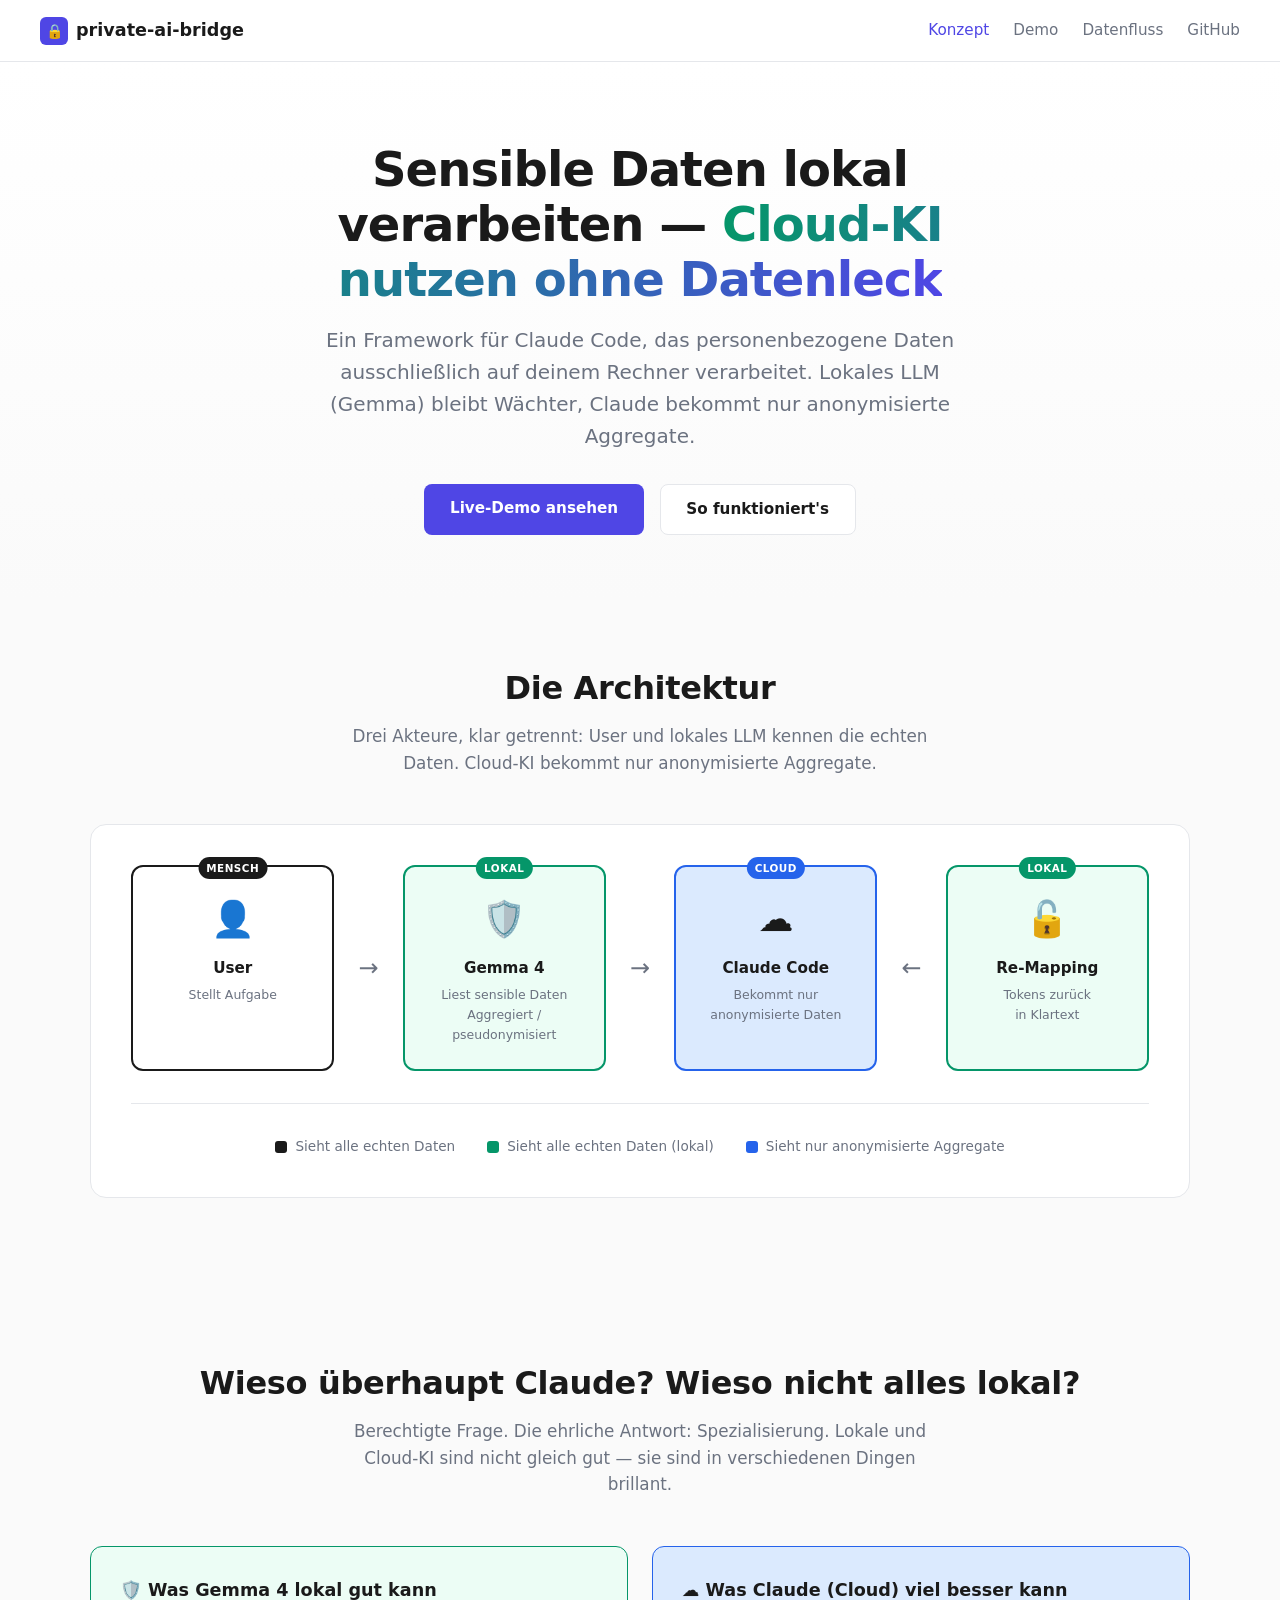
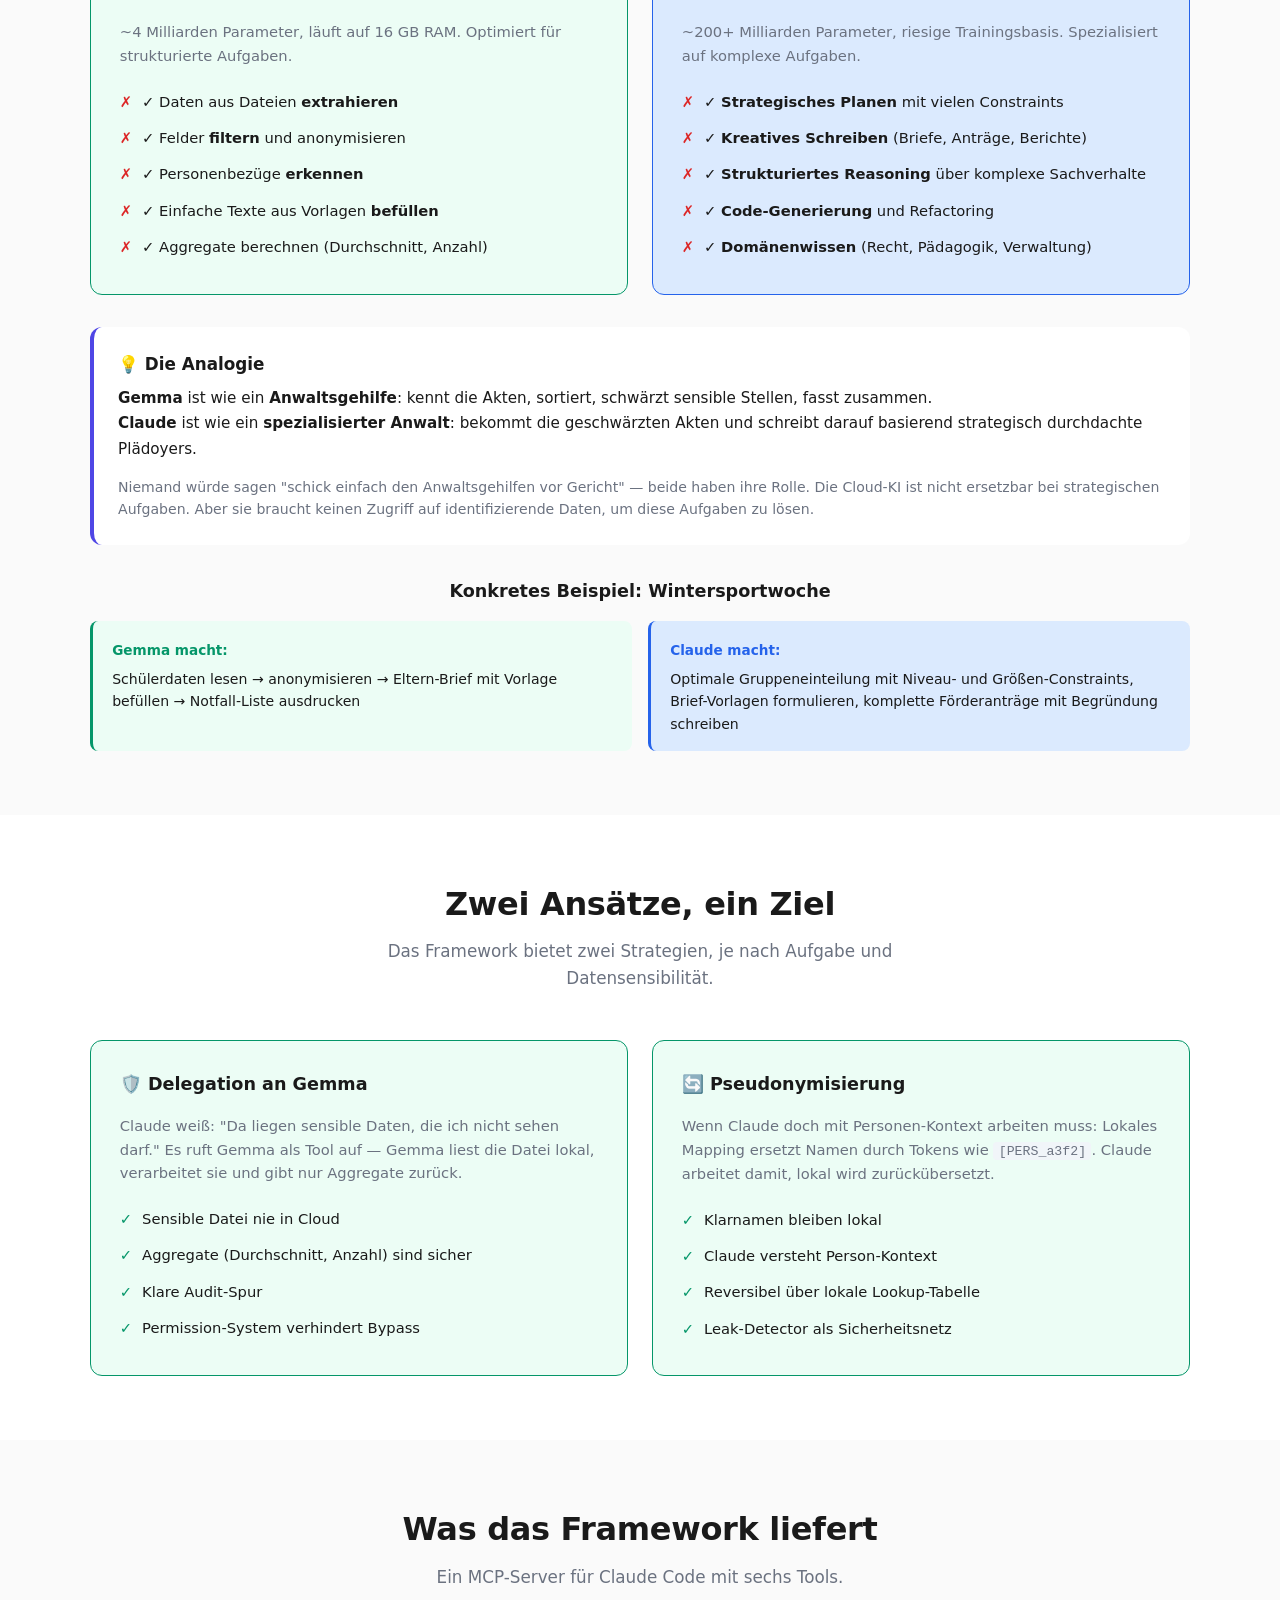
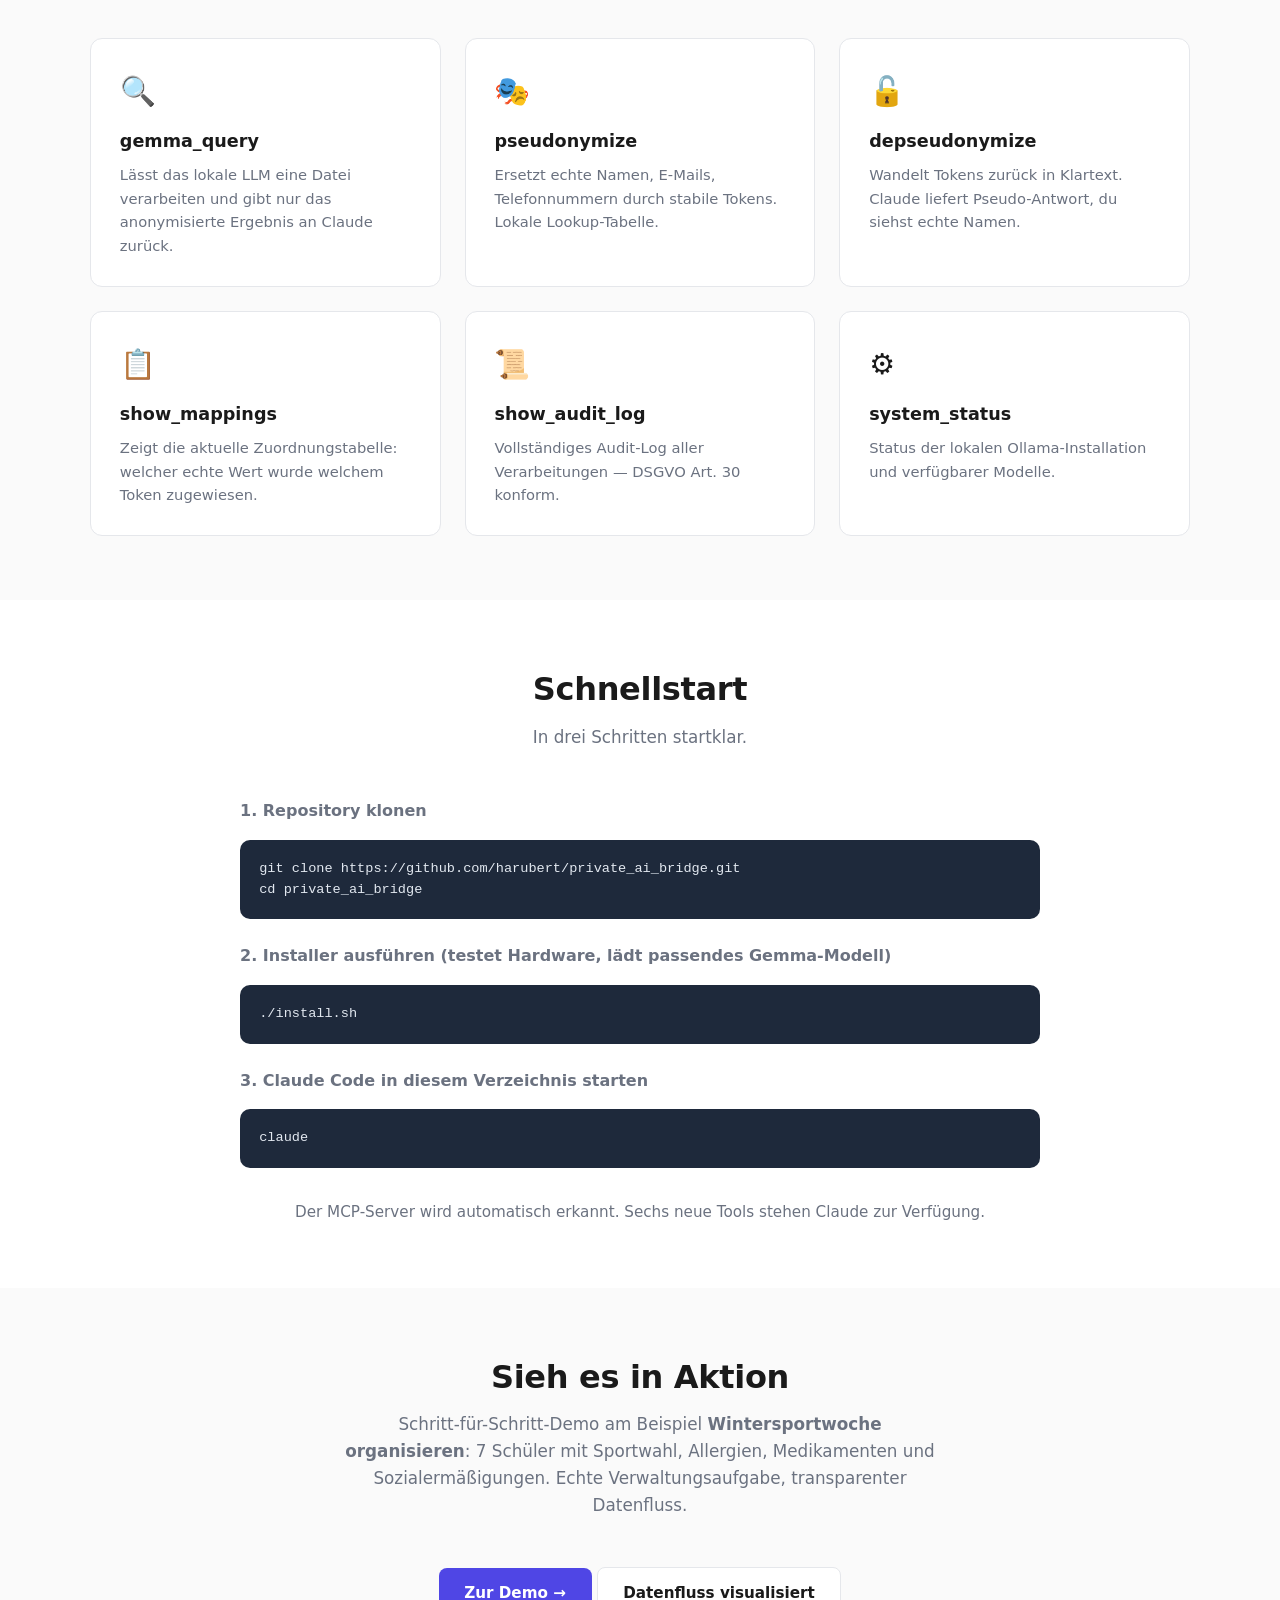
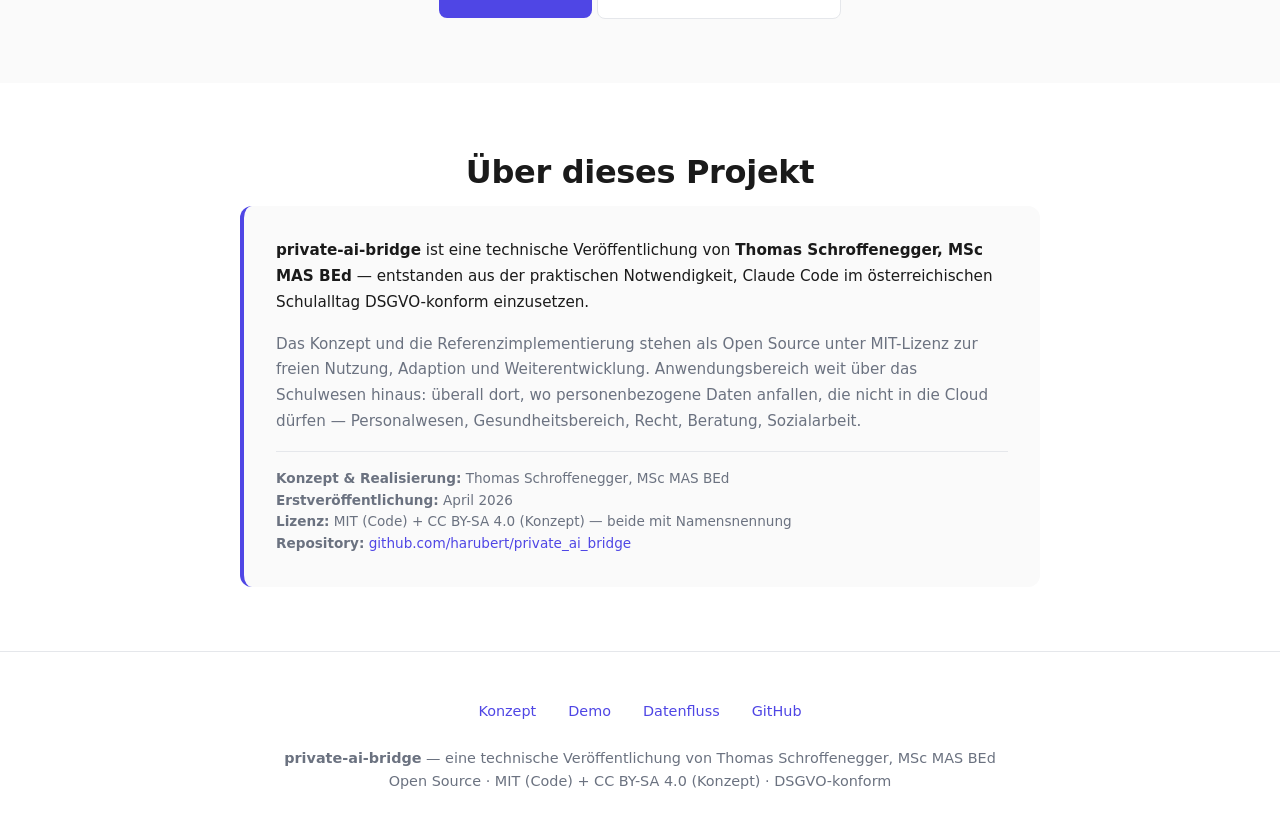
<file: web/index.html>
<!DOCTYPE html>
<html lang="de">
<head>
    <meta charset="UTF-8">
    <meta name="viewport" content="width=device-width, initial-scale=1.0">
    <title>private-ai-bridge — DSGVO-konforme KI mit Claude Code &amp; Gemma</title>
    <link rel="stylesheet" href="css/style.css">
</head>
<body>

<nav class="topnav">
    <div class="container">
        <a href="index.html" class="brand"><span class="brand-mark"></span>private-ai-bridge</a>
        <div class="links">
            <a href="index.html" class="active">Konzept</a>
            <a href="demo.html">Demo</a>
            <a href="flow.html">Datenfluss</a>
            <a href="https://github.com">GitHub</a>
        </div>
    </div>
</nav>

<header class="hero">
    <h1>Sensible Daten lokal verarbeiten — <span class="gradient">Cloud-KI nutzen ohne Datenleck</span></h1>
    <p class="tagline">
        Ein Framework für Claude Code, das personenbezogene Daten ausschließlich auf deinem Rechner verarbeitet.
        Lokales LLM (Gemma) bleibt Wächter, Claude bekommt nur anonymisierte Aggregate.
    </p>
    <div class="cta">
        <a href="demo.html" class="btn btn-primary">Live-Demo ansehen</a>
        <a href="#konzept" class="btn btn-secondary">So funktioniert's</a>
    </div>
</header>

<section id="konzept">
    <div class="container">
        <h2>Die Architektur</h2>
        <p class="subtitle">
            Drei Akteure, klar getrennt: User und lokales LLM kennen die echten Daten.
            Cloud-KI bekommt nur anonymisierte Aggregate.
        </p>

        <div class="arch-diagram">
            <div class="arch-flow">
                <div class="arch-node user">
                    <span class="badge">Mensch</span>
                    <div class="icon">👤</div>
                    <div class="label">User</div>
                    <div class="sublabel">Stellt Aufgabe</div>
                </div>

                <div class="arch-arrow">→</div>

                <div class="arch-node local">
                    <span class="badge">Lokal</span>
                    <div class="icon">🛡️</div>
                    <div class="label">Gemma 4</div>
                    <div class="sublabel">Liest sensible Daten<br>Aggregiert / pseudonymisiert</div>
                </div>

                <div class="arch-arrow">→</div>

                <div class="arch-node cloud">
                    <span class="badge">Cloud</span>
                    <div class="icon">☁️</div>
                    <div class="label">Claude Code</div>
                    <div class="sublabel">Bekommt nur<br>anonymisierte Daten</div>
                </div>

                <div class="arch-arrow">←</div>

                <div class="arch-node local">
                    <span class="badge">Lokal</span>
                    <div class="icon">🔓</div>
                    <div class="label">Re-Mapping</div>
                    <div class="sublabel">Tokens zurück<br>in Klartext</div>
                </div>
            </div>

            <div class="arch-legend">
                <div class="legend-item"><span class="legend-dot user"></span> Sieht alle echten Daten</div>
                <div class="legend-item"><span class="legend-dot local"></span> Sieht alle echten Daten (lokal)</div>
                <div class="legend-item"><span class="legend-dot cloud"></span> Sieht nur anonymisierte Aggregate</div>
            </div>
        </div>
    </div>
</section>

<section>
    <div class="container">
        <h2>Wieso überhaupt Claude? Wieso nicht alles lokal?</h2>
        <p class="subtitle">
            Berechtigte Frage. Die ehrliche Antwort: Spezialisierung. Lokale und Cloud-KI sind nicht gleich gut —
            sie sind in verschiedenen Dingen brillant.
        </p>

        <div class="comparison" style="margin-top: 2rem;">
            <div class="comparison-card" style="background: var(--local-light); border-color: var(--local);">
                <h3>🛡️ Was Gemma 4 lokal gut kann</h3>
                <p style="font-size: 0.92rem; color: var(--text-muted); margin-bottom: 1rem;">
                    ~4 Milliarden Parameter, läuft auf 16 GB RAM. Optimiert für strukturierte Aufgaben.
                </p>
                <ul style="list-style: none; font-size: 0.92rem;">
                    <li style="padding: 0.4rem 0;">✓ Daten aus Dateien <strong>extrahieren</strong></li>
                    <li style="padding: 0.4rem 0;">✓ Felder <strong>filtern</strong> und anonymisieren</li>
                    <li style="padding: 0.4rem 0;">✓ Personenbezüge <strong>erkennen</strong></li>
                    <li style="padding: 0.4rem 0;">✓ Einfache Texte aus Vorlagen <strong>befüllen</strong></li>
                    <li style="padding: 0.4rem 0;">✓ Aggregate berechnen (Durchschnitt, Anzahl)</li>
                </ul>
            </div>

            <div class="comparison-card" style="background: var(--cloud-light); border-color: var(--cloud);">
                <h3>☁️ Was Claude (Cloud) viel besser kann</h3>
                <p style="font-size: 0.92rem; color: var(--text-muted); margin-bottom: 1rem;">
                    ~200+ Milliarden Parameter, riesige Trainingsbasis. Spezialisiert auf komplexe Aufgaben.
                </p>
                <ul style="list-style: none; font-size: 0.92rem;">
                    <li style="padding: 0.4rem 0;">✓ <strong>Strategisches Planen</strong> mit vielen Constraints</li>
                    <li style="padding: 0.4rem 0;">✓ <strong>Kreatives Schreiben</strong> (Briefe, Anträge, Berichte)</li>
                    <li style="padding: 0.4rem 0;">✓ <strong>Strukturiertes Reasoning</strong> über komplexe Sachverhalte</li>
                    <li style="padding: 0.4rem 0;">✓ <strong>Code-Generierung</strong> und Refactoring</li>
                    <li style="padding: 0.4rem 0;">✓ <strong>Domänenwissen</strong> (Recht, Pädagogik, Verwaltung)</li>
                </ul>
            </div>
        </div>

        <div style="background: var(--bg-elevated); border-radius: 12px; padding: 1.5rem; margin-top: 2rem; border-left: 4px solid var(--primary);">
            <h3 style="font-size: 1.05rem; margin-bottom: 0.5rem;">💡 Die Analogie</h3>
            <p style="color: var(--text); font-size: 0.95rem; line-height: 1.7;">
                <strong>Gemma</strong> ist wie ein <strong>Anwaltsgehilfe</strong>: kennt die Akten, sortiert,
                schwärzt sensible Stellen, fasst zusammen.<br>
                <strong>Claude</strong> ist wie ein <strong>spezialisierter Anwalt</strong>: bekommt die geschwärzten
                Akten und schreibt darauf basierend strategisch durchdachte Plädoyers.
            </p>
            <p style="color: var(--text-muted); font-size: 0.88rem; margin-top: 0.8rem;">
                Niemand würde sagen "schick einfach den Anwaltsgehilfen vor Gericht" — beide haben ihre Rolle.
                Die Cloud-KI ist nicht ersetzbar bei strategischen Aufgaben. Aber sie braucht keinen Zugriff
                auf identifizierende Daten, um diese Aufgaben zu lösen.
            </p>
        </div>

        <div style="margin-top: 2rem; text-align: center;">
            <h3 style="font-size: 1.1rem; margin-bottom: 1rem;">Konkretes Beispiel: Wintersportwoche</h3>
            <div style="display: grid; grid-template-columns: repeat(auto-fit, minmax(280px, 1fr)); gap: 1rem; text-align: left;">
                <div style="background: var(--local-light); padding: 1rem 1.2rem; border-radius: 8px; border-left: 3px solid var(--local);">
                    <strong style="color: var(--local); font-size: 0.85rem;">Gemma macht:</strong>
                    <p style="font-size: 0.88rem; margin-top: 0.3rem;">
                        Schülerdaten lesen → anonymisieren → Eltern-Brief mit Vorlage befüllen → Notfall-Liste
                        ausdrucken
                    </p>
                </div>
                <div style="background: var(--cloud-light); padding: 1rem 1.2rem; border-radius: 8px; border-left: 3px solid var(--cloud);">
                    <strong style="color: var(--cloud); font-size: 0.85rem;">Claude macht:</strong>
                    <p style="font-size: 0.88rem; margin-top: 0.3rem;">
                        Optimale Gruppeneinteilung mit Niveau- und Größen-Constraints, Brief-Vorlagen formulieren,
                        komplette Förderanträge mit Begründung schreiben
                    </p>
                </div>
            </div>
        </div>
    </div>
</section>

<section style="background: var(--bg-elevated);">
    <div class="container">
        <h2>Zwei Ansätze, ein Ziel</h2>
        <p class="subtitle">
            Das Framework bietet zwei Strategien, je nach Aufgabe und Datensensibilität.
        </p>

        <div class="comparison">
            <div class="comparison-card good">
                <h3>🛡️ Delegation an Gemma</h3>
                <p style="margin-bottom: 1rem; color: var(--text-muted); font-size: 0.92rem;">
                    Claude weiß: "Da liegen sensible Daten, die ich nicht sehen darf." Es ruft Gemma als Tool auf — Gemma liest die Datei lokal, verarbeitet sie und gibt nur Aggregate zurück.
                </p>
                <ul>
                    <li>Sensible Datei nie in Cloud</li>
                    <li>Aggregate (Durchschnitt, Anzahl) sind sicher</li>
                    <li>Klare Audit-Spur</li>
                    <li>Permission-System verhindert Bypass</li>
                </ul>
            </div>

            <div class="comparison-card good">
                <h3>🔄 Pseudonymisierung</h3>
                <p style="margin-bottom: 1rem; color: var(--text-muted); font-size: 0.92rem;">
                    Wenn Claude doch mit Personen-Kontext arbeiten muss: Lokales Mapping ersetzt Namen durch Tokens wie <code>[PERS_a3f2]</code>. Claude arbeitet damit, lokal wird zurückübersetzt.
                </p>
                <ul>
                    <li>Klarnamen bleiben lokal</li>
                    <li>Claude versteht Person-Kontext</li>
                    <li>Reversibel über lokale Lookup-Tabelle</li>
                    <li>Leak-Detector als Sicherheitsnetz</li>
                </ul>
            </div>
        </div>
    </div>
</section>

<section>
    <div class="container">
        <h2>Was das Framework liefert</h2>
        <p class="subtitle">
            Ein MCP-Server für Claude Code mit sechs Tools.
        </p>

        <div class="features">
            <div class="feature">
                <div class="icon">🔍</div>
                <h3>gemma_query</h3>
                <p>Lässt das lokale LLM eine Datei verarbeiten und gibt nur das anonymisierte Ergebnis an Claude zurück.</p>
            </div>
            <div class="feature">
                <div class="icon">🎭</div>
                <h3>pseudonymize</h3>
                <p>Ersetzt echte Namen, E-Mails, Telefonnummern durch stabile Tokens. Lokale Lookup-Tabelle.</p>
            </div>
            <div class="feature">
                <div class="icon">🔓</div>
                <h3>depseudonymize</h3>
                <p>Wandelt Tokens zurück in Klartext. Claude liefert Pseudo-Antwort, du siehst echte Namen.</p>
            </div>
            <div class="feature">
                <div class="icon">📋</div>
                <h3>show_mappings</h3>
                <p>Zeigt die aktuelle Zuordnungstabelle: welcher echte Wert wurde welchem Token zugewiesen.</p>
            </div>
            <div class="feature">
                <div class="icon">📜</div>
                <h3>show_audit_log</h3>
                <p>Vollständiges Audit-Log aller Verarbeitungen — DSGVO Art. 30 konform.</p>
            </div>
            <div class="feature">
                <div class="icon">⚙️</div>
                <h3>system_status</h3>
                <p>Status der lokalen Ollama-Installation und verfügbarer Modelle.</p>
            </div>
        </div>
    </div>
</section>

<section style="background: var(--bg-elevated);">
    <div class="container">
        <h2>Schnellstart</h2>
        <p class="subtitle">In drei Schritten startklar.</p>

        <div style="max-width: 800px; margin: 0 auto;">
            <h3 style="font-size: 1rem; margin: 1.5rem 0 0.5rem; color: var(--text-muted);">1. Repository klonen</h3>
            <pre><code>git clone https://github.com/harubert/private_ai_bridge.git
cd private_ai_bridge</code></pre>

            <h3 style="font-size: 1rem; margin: 1.5rem 0 0.5rem; color: var(--text-muted);">2. Installer ausführen (testet Hardware, lädt passendes Gemma-Modell)</h3>
            <pre><code>./install.sh</code></pre>

            <h3 style="font-size: 1rem; margin: 1.5rem 0 0.5rem; color: var(--text-muted);">3. Claude Code in diesem Verzeichnis starten</h3>
            <pre><code>claude</code></pre>

            <p style="text-align: center; margin-top: 2rem; color: var(--text-muted); font-size: 0.95rem;">
                Der MCP-Server wird automatisch erkannt. Sechs neue Tools stehen Claude zur Verfügung.
            </p>
        </div>
    </div>
</section>

<section>
    <div class="container" style="text-align: center;">
        <h2>Sieh es in Aktion</h2>
        <p class="subtitle">
            Schritt-für-Schritt-Demo am Beispiel <strong>Wintersportwoche organisieren</strong>:
            7 Schüler mit Sportwahl, Allergien, Medikamenten und Sozialermäßigungen.
            Echte Verwaltungsaufgabe, transparenter Datenfluss.
        </p>
        <a href="demo.html" class="btn btn-primary">Zur Demo →</a>
        <a href="flow.html" class="btn btn-secondary">Datenfluss visualisiert</a>
    </div>
</section>

<section style="background: var(--bg-elevated);">
    <div class="container" style="max-width: 800px;">
        <h2>Über dieses Projekt</h2>
        <div style="background: var(--bg); border-radius: 12px; padding: 2rem; border-left: 4px solid var(--primary);">
            <p style="font-size: 0.95rem; line-height: 1.7;">
                <strong>private-ai-bridge</strong> ist eine technische Veröffentlichung von
                <strong>Thomas Schroffenegger, MSc MAS BEd</strong> — entstanden aus der praktischen Notwendigkeit,
                Claude Code im österreichischen Schulalltag DSGVO-konform einzusetzen.
            </p>
            <p style="font-size: 0.95rem; line-height: 1.7; margin-top: 1rem; color: var(--text-muted);">
                Das Konzept und die Referenzimplementierung stehen als Open Source unter MIT-Lizenz zur freien
                Nutzung, Adaption und Weiterentwicklung. Anwendungsbereich weit über das Schulwesen hinaus:
                überall dort, wo personenbezogene Daten anfallen, die nicht in die Cloud dürfen — Personalwesen,
                Gesundheitsbereich, Recht, Beratung, Sozialarbeit.
            </p>
            <p style="font-size: 0.85rem; color: var(--text-muted); margin-top: 1rem; padding-top: 1rem; border-top: 1px solid var(--border);">
                <strong>Konzept &amp; Realisierung:</strong> Thomas Schroffenegger, MSc MAS BEd<br>
                <strong>Erstveröffentlichung:</strong> April 2026<br>
                <strong>Lizenz:</strong> MIT (Code) + CC BY-SA 4.0 (Konzept) — beide mit Namensnennung<br>
                <strong>Repository:</strong> <a href="https://github.com">github.com/harubert/private_ai_bridge</a>
            </p>
        </div>
    </div>
</section>

<footer>
    <div class="container">
        <div class="links">
            <a href="index.html">Konzept</a>
            <a href="demo.html">Demo</a>
            <a href="flow.html">Datenfluss</a>
            <a href="https://github.com">GitHub</a>
        </div>
        <p>
            <strong>private-ai-bridge</strong> — eine technische Veröffentlichung von Thomas Schroffenegger, MSc MAS BEd<br>
            Open Source · MIT (Code) + CC BY-SA 4.0 (Konzept) · DSGVO-konform
        </p>
    </div>
</footer>

</body>
</html>
</file>
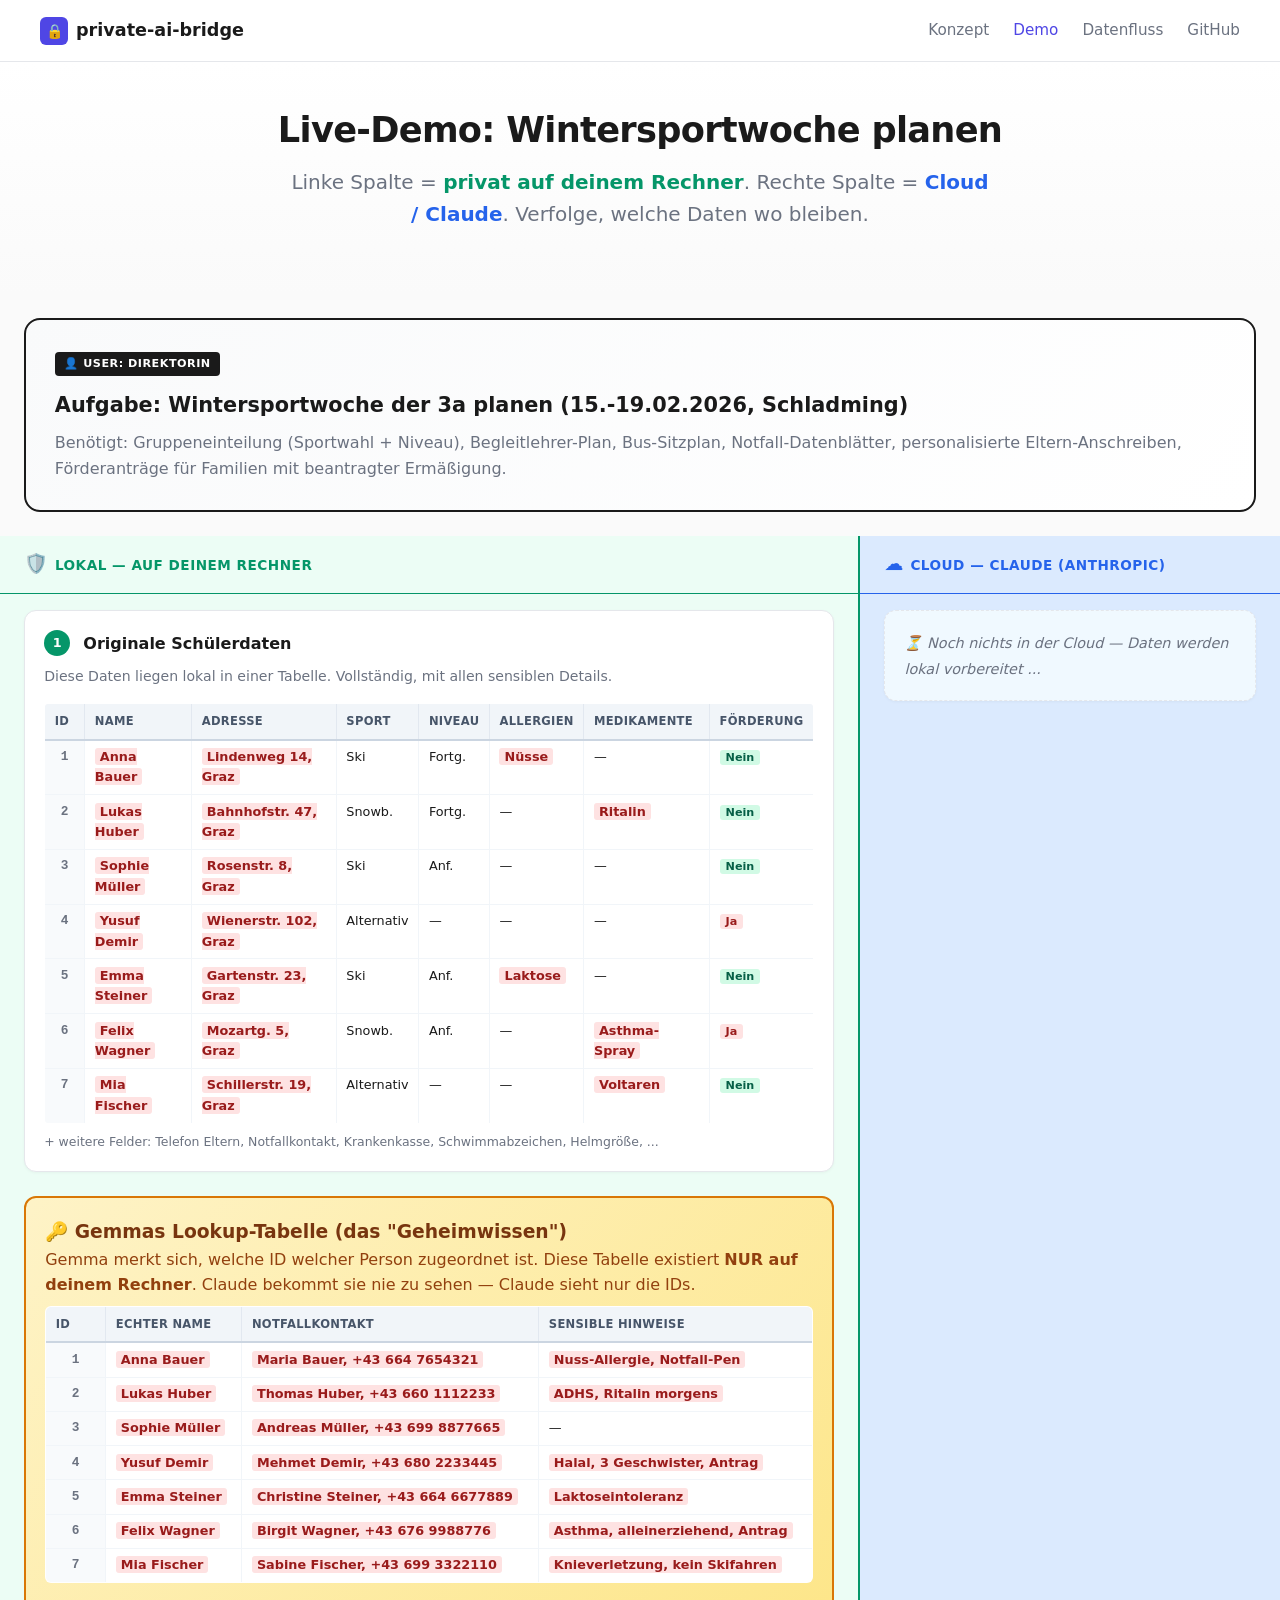
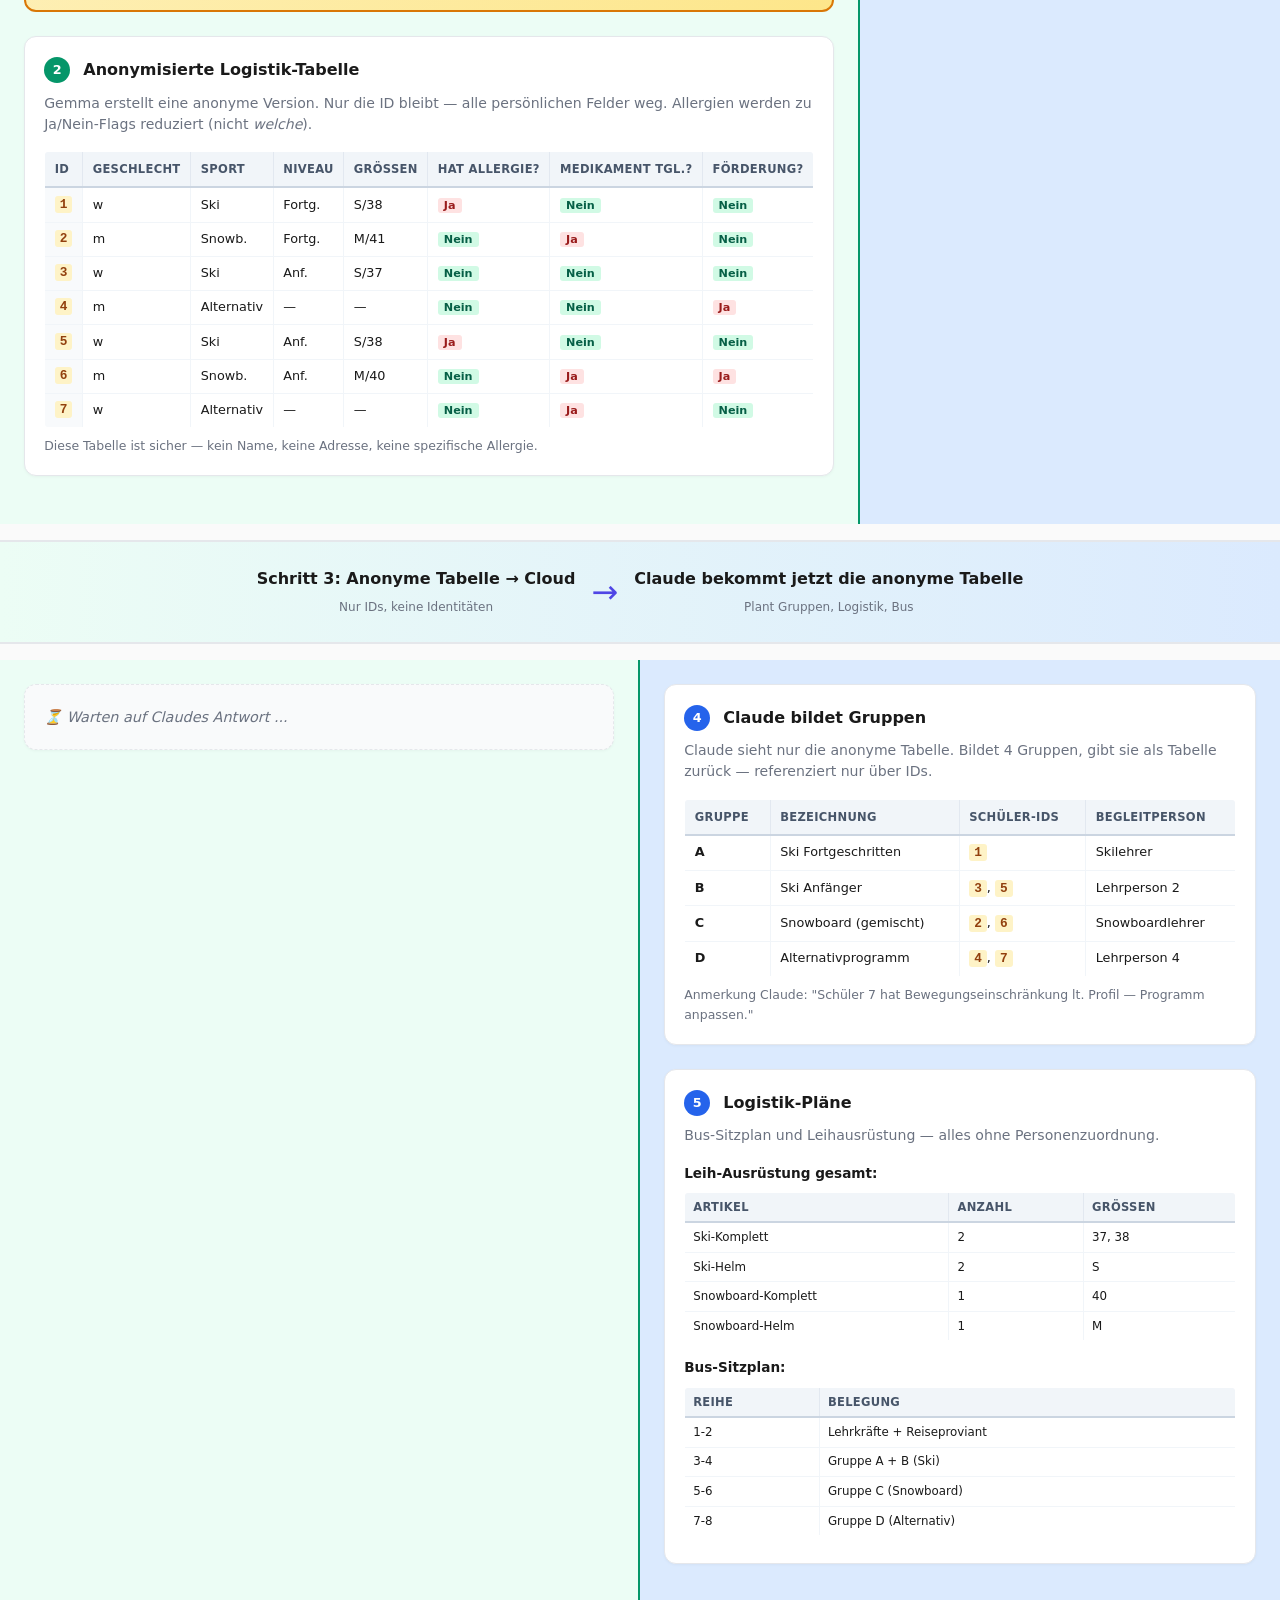
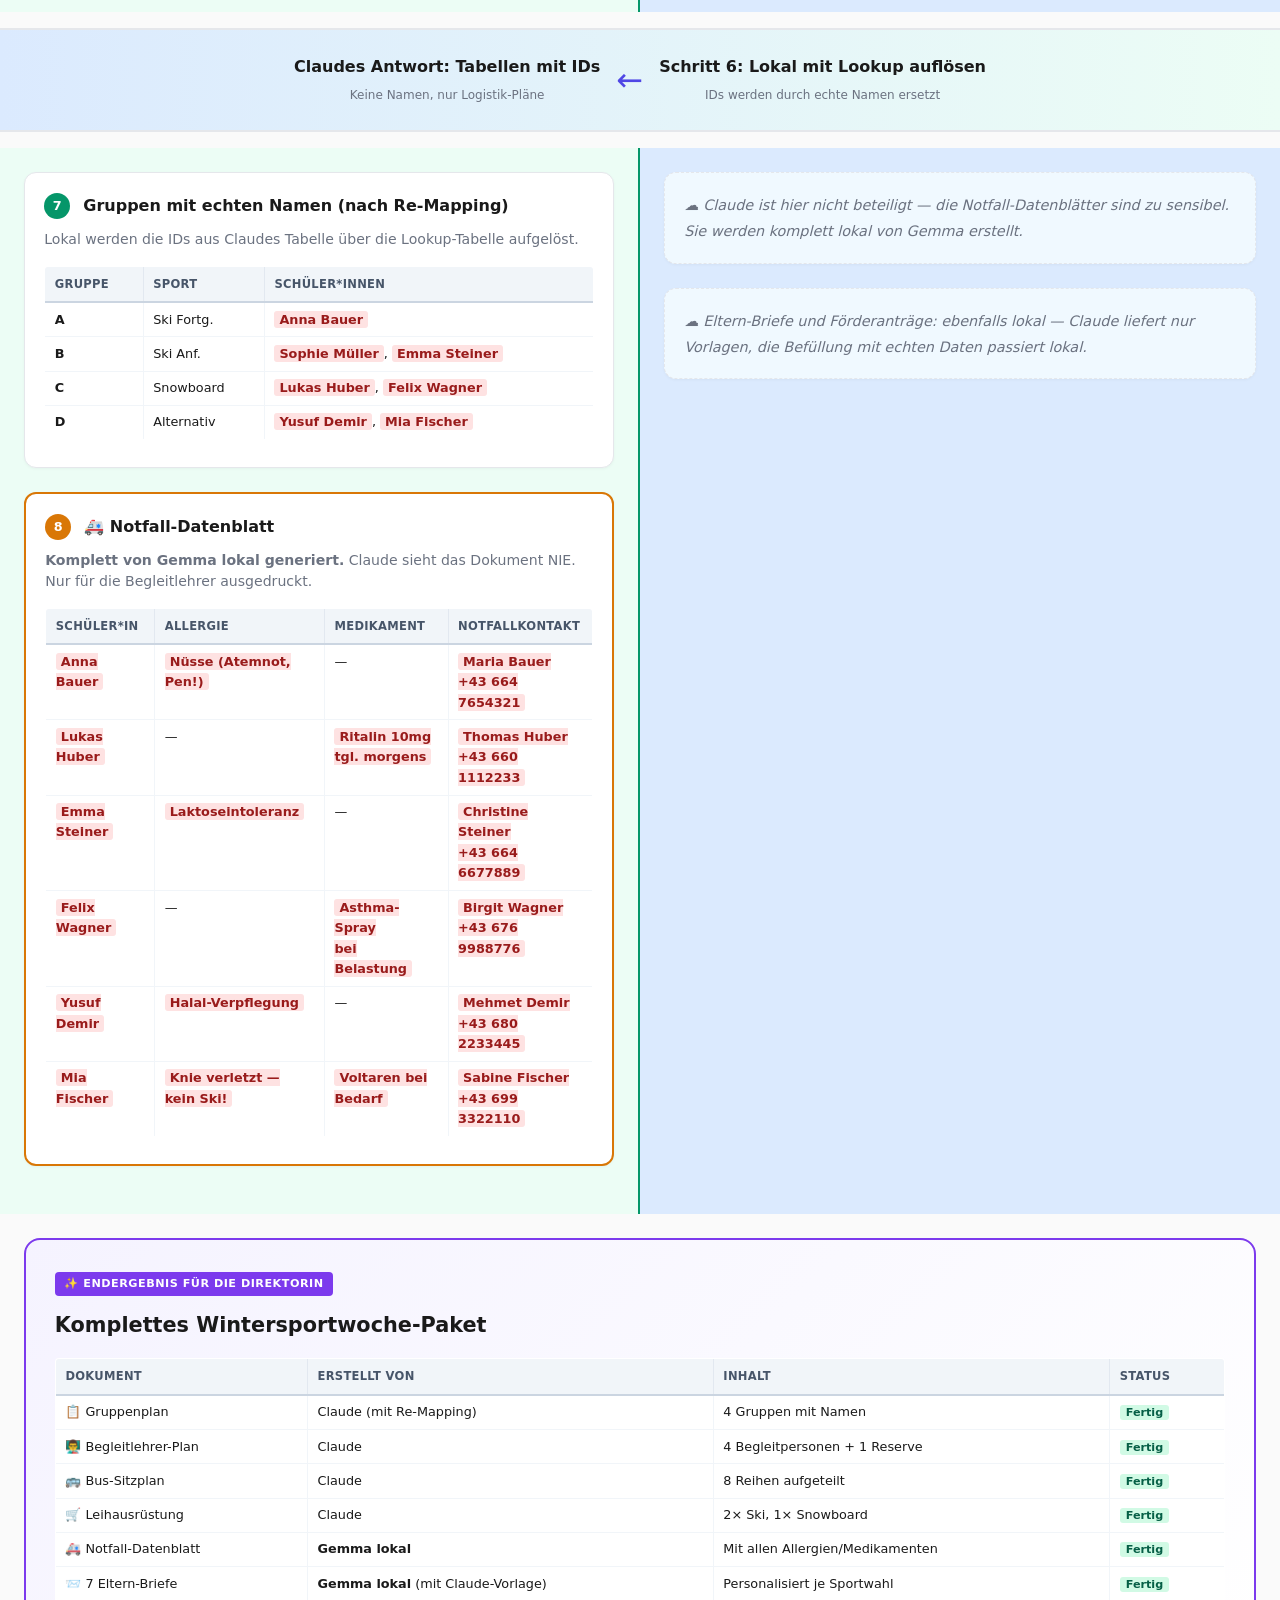
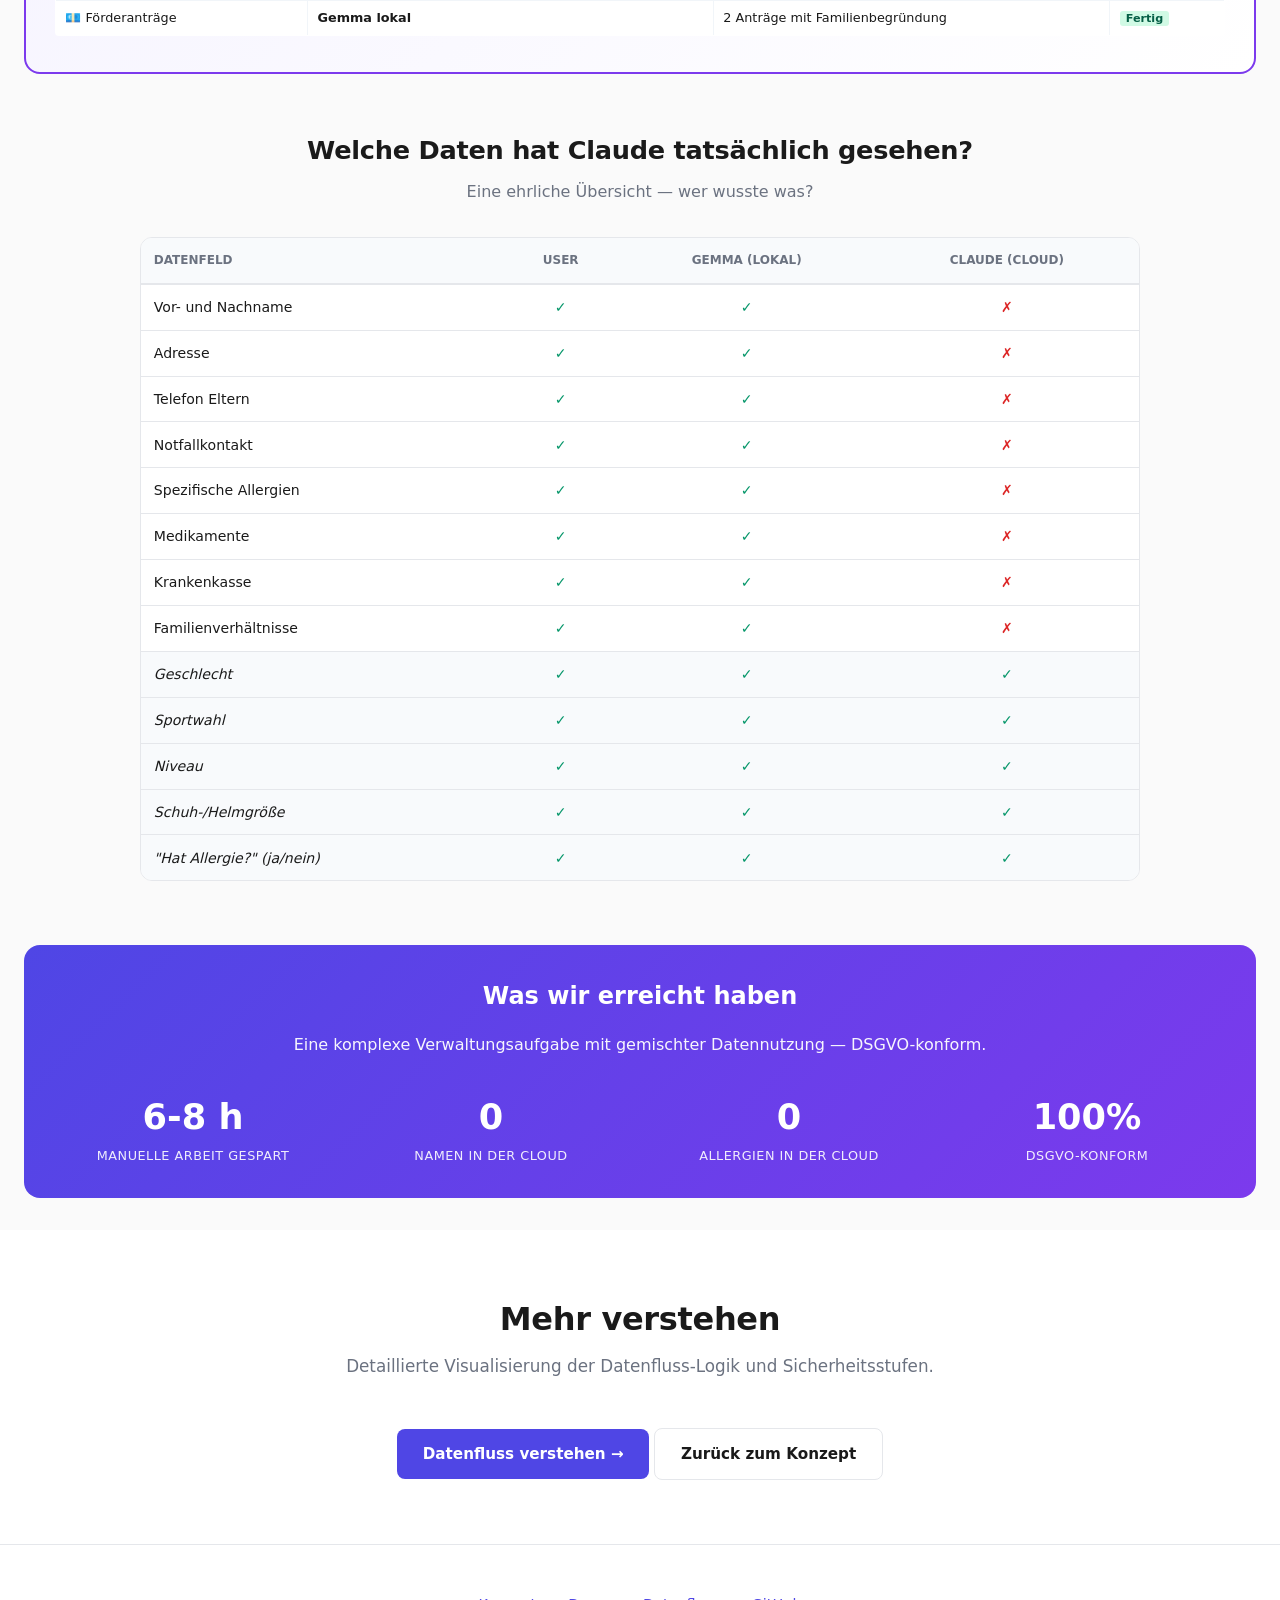
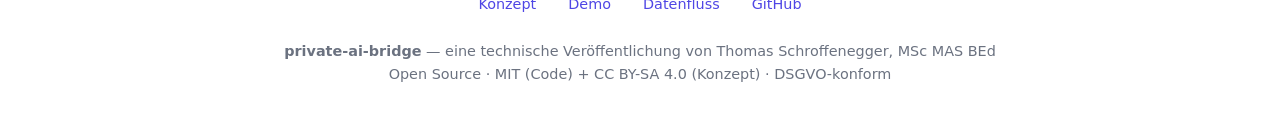
<file: publish/demo.html>
<!DOCTYPE html>
<html lang="de">
<head>
    <meta charset="UTF-8">
    <meta name="viewport" content="width=device-width, initial-scale=1.0">
    <title>Demo: Wintersportwoche planen — private-ai-bridge</title>
    <link rel="stylesheet" href="css/style.css">
    <style>
        /* Zwei-Spalten-Layout: links = lokal, rechts = cloud */
        .split {
            display: grid;
            grid-template-columns: 1fr 1fr;
            gap: 0;
            margin: 0 auto;
            max-width: 1400px;
        }

        .lane {
            padding: 1.5rem 1.5rem;
            min-height: 100px;
        }

        .lane.local {
            background: var(--local-light);
            border-right: 2px solid var(--local);
        }

        .lane.cloud {
            background: var(--cloud-light);
        }

        .lane-header {
            position: sticky;
            top: 60px;
            background: inherit;
            padding: 0.8rem 1.5rem;
            margin: -1.5rem -1.5rem 1rem -1.5rem;
            font-weight: 700;
            font-size: 0.85rem;
            text-transform: uppercase;
            letter-spacing: 0.5px;
            border-bottom: 1px solid var(--border);
            z-index: 10;
        }

        .lane.local .lane-header {
            background: var(--local-light);
            color: var(--local);
            border-bottom-color: var(--local);
        }

        .lane.cloud .lane-header {
            background: var(--cloud-light);
            color: var(--cloud);
            border-bottom-color: var(--cloud);
        }

        .lane-header .icon {
            font-size: 1.2rem;
            margin-right: 0.4rem;
        }

        /* Schritt-Block */
        .block {
            background: white;
            border: 1px solid var(--border);
            border-radius: 12px;
            padding: 1.2rem;
            margin-bottom: 1.5rem;
            box-shadow: 0 1px 3px rgba(0,0,0,0.04);
        }

        .block .step-num {
            display: inline-block;
            background: var(--text);
            color: white;
            width: 26px;
            height: 26px;
            border-radius: 50%;
            text-align: center;
            line-height: 26px;
            font-weight: 700;
            font-size: 0.8rem;
            margin-right: 0.5rem;
            vertical-align: middle;
        }

        .lane.local .block .step-num { background: var(--local); }
        .lane.cloud .block .step-num { background: var(--cloud); }

        .block h3 {
            font-size: 1rem;
            font-weight: 700;
            display: inline-block;
            vertical-align: middle;
        }

        .block .desc {
            color: var(--text-muted);
            font-size: 0.88rem;
            margin: 0.6rem 0 1rem 0;
            line-height: 1.5;
        }

        /* Excel-ähnliche Tabellen */
        .data-table {
            width: 100%;
            border-collapse: collapse;
            font-size: 0.8rem;
            background: white;
            border: 1px solid #cbd5e1;
            border-radius: 4px;
            overflow: hidden;
            margin: 0.5rem 0;
        }

        .data-table th {
            background: #f1f5f9;
            color: #475569;
            font-weight: 600;
            font-size: 0.72rem;
            text-transform: uppercase;
            letter-spacing: 0.3px;
            padding: 0.5rem 0.6rem;
            text-align: left;
            border-bottom: 2px solid #cbd5e1;
            border-right: 1px solid #e2e8f0;
            white-space: nowrap;
        }

        .data-table th:last-child { border-right: none; }

        .data-table td {
            padding: 0.4rem 0.6rem;
            border-bottom: 1px solid #f1f5f9;
            border-right: 1px solid #f1f5f9;
            vertical-align: top;
        }

        .data-table td:last-child { border-right: none; }
        .data-table tr:last-child td { border-bottom: none; }

        .data-table tr:hover td { background: #fafbfc; }

        .data-table td.id-cell {
            font-family: "SF Mono", Monaco, monospace;
            font-weight: 700;
            color: var(--text-muted);
            text-align: center;
            background: #f8fafc;
            width: 40px;
        }

        .data-table.compact { font-size: 0.74rem; }
        .data-table.compact th, .data-table.compact td { padding: 0.3rem 0.5rem; }

        .real-name {
            background: #fee2e2;
            color: #991b1b;
            padding: 1px 5px;
            border-radius: 3px;
            font-weight: 600;
        }

        .pseudo-id {
            background: #fef3c7;
            color: #92400e;
            padding: 1px 5px;
            border-radius: 3px;
            font-weight: 700;
            font-family: "SF Mono", Monaco, monospace;
        }

        .badge-yes { background: #fee2e2; color: #991b1b; padding: 1px 6px; border-radius: 3px; font-size: 0.7rem; font-weight: 700; }
        .badge-no { background: #d1fae5; color: #065f46; padding: 1px 6px; border-radius: 3px; font-size: 0.7rem; font-weight: 700; }

        /* Lookup-Tabelle hervorheben */
        .lookup-block {
            background: linear-gradient(135deg, #fef3c7, #fde68a);
            border: 2px solid var(--warning);
            border-radius: 12px;
            padding: 1.2rem;
            margin-bottom: 1.5rem;
        }

        .lookup-block h3 {
            color: #78350f;
            display: flex;
            align-items: center;
            gap: 0.5rem;
        }

        .lookup-block .desc {
            color: #92400e;
        }

        .lookup-table {
            background: white;
            border-radius: 6px;
        }

        /* Datenfluss-Pfeile */
        .flow-arrow {
            background: white;
            border-radius: 8px;
            padding: 0.6rem 1rem;
            margin: 1rem 0;
            text-align: center;
            font-size: 0.78rem;
            color: var(--text-muted);
            border: 1px dashed var(--border);
            position: relative;
        }

        .flow-arrow::before {
            content: "↓";
            font-size: 1.2rem;
            color: var(--local);
            display: block;
            margin-bottom: 0.2rem;
        }

        .lane.cloud .flow-arrow::before { color: var(--cloud); }

        .flow-arrow strong { color: var(--text); }

        /* Crossover: Pfeil von links nach rechts (Daten gehen zur Cloud) */
        .crossover-section {
            grid-column: 1 / -1;
            background: white;
            border-top: 2px solid var(--border);
            border-bottom: 2px solid var(--border);
            padding: 1.5rem 2rem;
            margin: 1rem 0;
            display: flex;
            align-items: center;
            justify-content: center;
            gap: 1rem;
            font-size: 0.9rem;
        }

        .crossover-section.to-cloud {
            background: linear-gradient(90deg, var(--local-light), var(--cloud-light));
        }

        .crossover-section.from-cloud {
            background: linear-gradient(90deg, var(--cloud-light), var(--local-light));
        }

        .crossover-arrow {
            font-size: 2rem;
            color: var(--primary);
        }

        .crossover-content {
            text-align: center;
        }

        .crossover-content strong {
            font-size: 1rem;
            display: block;
            margin-bottom: 0.2rem;
        }

        .crossover-content small {
            color: var(--text-muted);
        }

        /* Hauptaufgabe + Endergebnis: über volle Breite */
        .full-width-block {
            grid-column: 1 / -1;
            background: white;
            border-radius: 16px;
            padding: 1.8rem;
            margin: 1.5rem 1.5rem;
            border: 2px solid var(--text);
        }

        .full-width-block.user-input {
            background: linear-gradient(135deg, #f9fafb, #ffffff);
            border-color: var(--text);
        }

        .full-width-block.final-output {
            background: linear-gradient(135deg, #f5f3ff, #ffffff);
            border-color: #7c3aed;
        }

        .full-width-block h2 {
            font-size: 1.3rem;
            margin-bottom: 0.5rem;
        }

        .full-width-block .badge-actor {
            display: inline-block;
            background: var(--text);
            color: white;
            font-size: 0.7rem;
            padding: 0.2rem 0.6rem;
            border-radius: 4px;
            font-weight: 700;
            text-transform: uppercase;
            letter-spacing: 0.5px;
            margin-bottom: 0.8rem;
        }

        .full-width-block.final-output .badge-actor {
            background: #7c3aed;
        }

        /* Zusammenfassung */
        .summary {
            background: linear-gradient(135deg, var(--primary), #7c3aed);
            color: white;
            border-radius: 16px;
            padding: 2rem;
            text-align: center;
            margin: 2rem 1.5rem;
        }
        .summary h2 { color: white; margin-bottom: 1rem; }
        .summary-stats {
            display: grid;
            grid-template-columns: repeat(auto-fit, minmax(160px, 1fr));
            gap: 1.5rem;
            margin-top: 2rem;
        }
        .summary-stat .num {
            font-size: 2.2rem;
            font-weight: 800;
        }
        .summary-stat .lbl {
            font-size: 0.8rem;
            opacity: 0.9;
            text-transform: uppercase;
            letter-spacing: 0.5px;
        }

        /* Wer-sieht-was Tabelle */
        .visibility-table {
            background: white;
            border-radius: 12px;
            overflow: hidden;
            margin: 1.5rem 0;
            border: 1px solid var(--border);
        }

        .visibility-table table {
            width: 100%;
            border-collapse: collapse;
            font-size: 0.88rem;
        }

        .visibility-table th {
            background: #f8fafc;
            padding: 0.8rem;
            text-align: left;
            font-size: 0.75rem;
            text-transform: uppercase;
            color: var(--text-muted);
            border-bottom: 2px solid var(--border);
        }

        .visibility-table td {
            padding: 0.7rem 0.8rem;
            border-bottom: 1px solid var(--border);
        }

        .visibility-table tr:last-child td { border-bottom: none; }

        .check-yes { color: var(--local); font-weight: 700; }
        .check-no { color: var(--danger); font-weight: 700; }

        @media (max-width: 900px) {
            .split { grid-template-columns: 1fr; }
            .lane.local { border-right: none; border-bottom: 2px solid var(--local); }
            .lane-header { position: static; }
            .crossover-section { flex-direction: column; }
            .full-width-block, .summary { margin: 1.5rem 1rem; }
            .data-table { font-size: 0.72rem; }
        }
    </style>
</head>
<body>

<nav class="topnav">
    <div class="container">
        <a href="index.html" class="brand"><span class="brand-mark"></span>private-ai-bridge</a>
        <div class="links">
            <a href="index.html">Konzept</a>
            <a href="demo.html" class="active">Demo</a>
            <a href="flow.html">Datenfluss</a>
            <a href="https://github.com/harubert/private_ai_bridge">GitHub</a>
        </div>
    </div>
</nav>

<header class="hero" style="padding: 3rem 2rem 2rem;">
    <h1 style="font-size: 2.2rem;">Live-Demo: Wintersportwoche planen</h1>
    <p class="tagline">
        Linke Spalte = <strong style="color:var(--local);">privat auf deinem Rechner</strong>.
        Rechte Spalte = <strong style="color:var(--cloud);">Cloud / Claude</strong>.
        Verfolge, welche Daten wo bleiben.
    </p>
</header>

<!-- USER AUFGABE (volle Breite) -->
<div class="full-width-block user-input">
    <span class="badge-actor">👤 User: Direktorin</span>
    <h2>Aufgabe: Wintersportwoche der 3a planen (15.-19.02.2026, Schladming)</h2>
    <p style="color: var(--text-muted); margin-top: 0.5rem;">
        Benötigt: Gruppeneinteilung (Sportwahl + Niveau), Begleitlehrer-Plan, Bus-Sitzplan,
        Notfall-Datenblätter, personalisierte Eltern-Anschreiben, Förderanträge für Familien
        mit beantragter Ermäßigung.
    </p>
</div>

<!-- ZWEISPALTIGES LAYOUT -->
<div class="split">

    <!-- ═══════════════════════════════════════════════ -->
    <!-- LINKS: LOKAL                                      -->
    <!-- ═══════════════════════════════════════════════ -->
    <div class="lane local">
        <div class="lane-header">
            <span class="icon">🛡️</span>LOKAL — Auf deinem Rechner
        </div>

        <!-- Schritt 1: Volle Schülerdaten -->
        <div class="block">
            <span class="step-num">1</span>
            <h3>Originale Schülerdaten</h3>
            <p class="desc">Diese Daten liegen lokal in einer Tabelle. Vollständig, mit allen sensiblen Details.</p>
            <table class="data-table">
                <thead>
                    <tr>
                        <th>ID</th><th>Name</th><th>Adresse</th><th>Sport</th><th>Niveau</th><th>Allergien</th><th>Medikamente</th><th>Förderung</th>
                    </tr>
                </thead>
                <tbody>
                    <tr>
                        <td class="id-cell">1</td>
                        <td><span class="real-name">Anna Bauer</span></td>
                        <td><span class="real-name">Lindenweg 14, Graz</span></td>
                        <td>Ski</td><td>Fortg.</td>
                        <td><span class="real-name">Nüsse</span></td><td>—</td>
                        <td><span class="badge-no">Nein</span></td>
                    </tr>
                    <tr>
                        <td class="id-cell">2</td>
                        <td><span class="real-name">Lukas Huber</span></td>
                        <td><span class="real-name">Bahnhofstr. 47, Graz</span></td>
                        <td>Snowb.</td><td>Fortg.</td>
                        <td>—</td><td><span class="real-name">Ritalin</span></td>
                        <td><span class="badge-no">Nein</span></td>
                    </tr>
                    <tr>
                        <td class="id-cell">3</td>
                        <td><span class="real-name">Sophie Müller</span></td>
                        <td><span class="real-name">Rosenstr. 8, Graz</span></td>
                        <td>Ski</td><td>Anf.</td>
                        <td>—</td><td>—</td>
                        <td><span class="badge-no">Nein</span></td>
                    </tr>
                    <tr>
                        <td class="id-cell">4</td>
                        <td><span class="real-name">Yusuf Demir</span></td>
                        <td><span class="real-name">Wienerstr. 102, Graz</span></td>
                        <td>Alternativ</td><td>—</td>
                        <td>—</td><td>—</td>
                        <td><span class="badge-yes">Ja</span></td>
                    </tr>
                    <tr>
                        <td class="id-cell">5</td>
                        <td><span class="real-name">Emma Steiner</span></td>
                        <td><span class="real-name">Gartenstr. 23, Graz</span></td>
                        <td>Ski</td><td>Anf.</td>
                        <td><span class="real-name">Laktose</span></td><td>—</td>
                        <td><span class="badge-no">Nein</span></td>
                    </tr>
                    <tr>
                        <td class="id-cell">6</td>
                        <td><span class="real-name">Felix Wagner</span></td>
                        <td><span class="real-name">Mozartg. 5, Graz</span></td>
                        <td>Snowb.</td><td>Anf.</td>
                        <td>—</td><td><span class="real-name">Asthma-Spray</span></td>
                        <td><span class="badge-yes">Ja</span></td>
                    </tr>
                    <tr>
                        <td class="id-cell">7</td>
                        <td><span class="real-name">Mia Fischer</span></td>
                        <td><span class="real-name">Schillerstr. 19, Graz</span></td>
                        <td>Alternativ</td><td>—</td>
                        <td>—</td><td><span class="real-name">Voltaren</span></td>
                        <td><span class="badge-no">Nein</span></td>
                    </tr>
                </tbody>
            </table>
            <p style="font-size: 0.78rem; color: var(--text-muted); margin-top: 0.5rem;">
                + weitere Felder: Telefon Eltern, Notfallkontakt, Krankenkasse, Schwimmabzeichen, Helmgröße, ...
            </p>
        </div>

        <!-- LOOKUP TABELLE -->
        <div class="lookup-block">
            <h3>🔑 Gemmas Lookup-Tabelle (das "Geheimwissen")</h3>
            <p class="desc">
                Gemma merkt sich, welche ID welcher Person zugeordnet ist. Diese Tabelle existiert
                <strong>NUR auf deinem Rechner</strong>. Claude bekommt sie nie zu sehen — Claude sieht nur die IDs.
            </p>
            <table class="data-table lookup-table">
                <thead>
                    <tr><th style="width: 60px;">ID</th><th>Echter Name</th><th>Notfallkontakt</th><th>Sensible Hinweise</th></tr>
                </thead>
                <tbody>
                    <tr><td class="id-cell">1</td><td><span class="real-name">Anna Bauer</span></td><td><span class="real-name">Maria Bauer, +43 664 7654321</span></td><td><span class="real-name">Nuss-Allergie, Notfall-Pen</span></td></tr>
                    <tr><td class="id-cell">2</td><td><span class="real-name">Lukas Huber</span></td><td><span class="real-name">Thomas Huber, +43 660 1112233</span></td><td><span class="real-name">ADHS, Ritalin morgens</span></td></tr>
                    <tr><td class="id-cell">3</td><td><span class="real-name">Sophie Müller</span></td><td><span class="real-name">Andreas Müller, +43 699 8877665</span></td><td>—</td></tr>
                    <tr><td class="id-cell">4</td><td><span class="real-name">Yusuf Demir</span></td><td><span class="real-name">Mehmet Demir, +43 680 2233445</span></td><td><span class="real-name">Halal, 3 Geschwister, Antrag</span></td></tr>
                    <tr><td class="id-cell">5</td><td><span class="real-name">Emma Steiner</span></td><td><span class="real-name">Christine Steiner, +43 664 6677889</span></td><td><span class="real-name">Laktoseintoleranz</span></td></tr>
                    <tr><td class="id-cell">6</td><td><span class="real-name">Felix Wagner</span></td><td><span class="real-name">Birgit Wagner, +43 676 9988776</span></td><td><span class="real-name">Asthma, alleinerziehend, Antrag</span></td></tr>
                    <tr><td class="id-cell">7</td><td><span class="real-name">Mia Fischer</span></td><td><span class="real-name">Sabine Fischer, +43 699 3322110</span></td><td><span class="real-name">Knieverletzung, kein Skifahren</span></td></tr>
                </tbody>
            </table>
        </div>

        <!-- Schritt 2: Anonymisierte Tabelle vorbereiten -->
        <div class="block">
            <span class="step-num">2</span>
            <h3>Anonymisierte Logistik-Tabelle</h3>
            <p class="desc">
                Gemma erstellt eine anonyme Version. Nur die ID bleibt — alle persönlichen Felder weg.
                Allergien werden zu Ja/Nein-Flags reduziert (nicht <em>welche</em>).
            </p>
            <table class="data-table">
                <thead>
                    <tr>
                        <th>ID</th><th>Geschlecht</th><th>Sport</th><th>Niveau</th>
                        <th>Größen</th><th>Hat Allergie?</th><th>Medikament tgl.?</th><th>Förderung?</th>
                    </tr>
                </thead>
                <tbody>
                    <tr><td class="id-cell"><span class="pseudo-id">1</span></td><td>w</td><td>Ski</td><td>Fortg.</td><td>S/38</td><td><span class="badge-yes">Ja</span></td><td><span class="badge-no">Nein</span></td><td><span class="badge-no">Nein</span></td></tr>
                    <tr><td class="id-cell"><span class="pseudo-id">2</span></td><td>m</td><td>Snowb.</td><td>Fortg.</td><td>M/41</td><td><span class="badge-no">Nein</span></td><td><span class="badge-yes">Ja</span></td><td><span class="badge-no">Nein</span></td></tr>
                    <tr><td class="id-cell"><span class="pseudo-id">3</span></td><td>w</td><td>Ski</td><td>Anf.</td><td>S/37</td><td><span class="badge-no">Nein</span></td><td><span class="badge-no">Nein</span></td><td><span class="badge-no">Nein</span></td></tr>
                    <tr><td class="id-cell"><span class="pseudo-id">4</span></td><td>m</td><td>Alternativ</td><td>—</td><td>—</td><td><span class="badge-no">Nein</span></td><td><span class="badge-no">Nein</span></td><td><span class="badge-yes">Ja</span></td></tr>
                    <tr><td class="id-cell"><span class="pseudo-id">5</span></td><td>w</td><td>Ski</td><td>Anf.</td><td>S/38</td><td><span class="badge-yes">Ja</span></td><td><span class="badge-no">Nein</span></td><td><span class="badge-no">Nein</span></td></tr>
                    <tr><td class="id-cell"><span class="pseudo-id">6</span></td><td>m</td><td>Snowb.</td><td>Anf.</td><td>M/40</td><td><span class="badge-no">Nein</span></td><td><span class="badge-yes">Ja</span></td><td><span class="badge-yes">Ja</span></td></tr>
                    <tr><td class="id-cell"><span class="pseudo-id">7</span></td><td>w</td><td>Alternativ</td><td>—</td><td>—</td><td><span class="badge-no">Nein</span></td><td><span class="badge-yes">Ja</span></td><td><span class="badge-no">Nein</span></td></tr>
                </tbody>
            </table>
            <p style="font-size: 0.78rem; color: var(--text-muted); margin-top: 0.5rem;">
                Diese Tabelle ist sicher — kein Name, keine Adresse, keine spezifische Allergie.
            </p>
        </div>
    </div>

    <!-- ═══════════════════════════════════════════════ -->
    <!-- RECHTS: CLOUD                                     -->
    <!-- ═══════════════════════════════════════════════ -->
    <div class="lane cloud">
        <div class="lane-header">
            <span class="icon">☁️</span>CLOUD — Claude (Anthropic)
        </div>

        <div class="block" style="background: #f0f9ff; border-style: dashed;">
            <span style="color: var(--text-muted); font-style: italic; font-size: 0.9rem;">
                ⏳ Noch nichts in der Cloud — Daten werden lokal vorbereitet ...
            </span>
        </div>
    </div>
</div>

<!-- CROSSOVER: Daten gehen zur Cloud -->
<div class="crossover-section to-cloud">
    <div class="crossover-content">
        <strong>Schritt 3: Anonyme Tabelle → Cloud</strong>
        <small>Nur IDs, keine Identitäten</small>
    </div>
    <div class="crossover-arrow">→</div>
    <div class="crossover-content">
        <strong>Claude bekommt jetzt die anonyme Tabelle</strong>
        <small>Plant Gruppen, Logistik, Bus</small>
    </div>
</div>

<!-- ZWEITER LAYER: Claude arbeitet -->
<div class="split">

    <div class="lane local">
        <div class="block" style="background: #f9fafb; border-style: dashed;">
            <span style="color: var(--text-muted); font-style: italic; font-size: 0.9rem;">
                ⏳ Warten auf Claudes Antwort ...
            </span>
        </div>
    </div>

    <div class="lane cloud">
        <!-- Schritt 4: Claude plant Gruppen -->
        <div class="block">
            <span class="step-num">4</span>
            <h3>Claude bildet Gruppen</h3>
            <p class="desc">
                Claude sieht nur die anonyme Tabelle. Bildet 4 Gruppen, gibt sie als Tabelle zurück
                — referenziert nur über IDs.
            </p>
            <table class="data-table">
                <thead>
                    <tr><th>Gruppe</th><th>Bezeichnung</th><th>Schüler-IDs</th><th>Begleitperson</th></tr>
                </thead>
                <tbody>
                    <tr><td><strong>A</strong></td><td>Ski Fortgeschritten</td><td><span class="pseudo-id">1</span></td><td>Skilehrer</td></tr>
                    <tr><td><strong>B</strong></td><td>Ski Anfänger</td><td><span class="pseudo-id">3</span>, <span class="pseudo-id">5</span></td><td>Lehrperson 2</td></tr>
                    <tr><td><strong>C</strong></td><td>Snowboard (gemischt)</td><td><span class="pseudo-id">2</span>, <span class="pseudo-id">6</span></td><td>Snowboardlehrer</td></tr>
                    <tr><td><strong>D</strong></td><td>Alternativprogramm</td><td><span class="pseudo-id">4</span>, <span class="pseudo-id">7</span></td><td>Lehrperson 4</td></tr>
                </tbody>
            </table>
            <p style="font-size: 0.78rem; color: var(--text-muted); margin-top: 0.5rem;">
                Anmerkung Claude: "Schüler 7 hat Bewegungseinschränkung lt. Profil — Programm anpassen."
            </p>
        </div>

        <!-- Schritt 5: Bus + Leihausrüstung -->
        <div class="block">
            <span class="step-num">5</span>
            <h3>Logistik-Pläne</h3>
            <p class="desc">Bus-Sitzplan und Leihausrüstung — alles ohne Personenzuordnung.</p>

            <p style="font-weight: 600; font-size: 0.85rem; margin-top: 0.8rem;">Leih-Ausrüstung gesamt:</p>
            <table class="data-table compact">
                <thead><tr><th>Artikel</th><th>Anzahl</th><th>Größen</th></tr></thead>
                <tbody>
                    <tr><td>Ski-Komplett</td><td>2</td><td>37, 38</td></tr>
                    <tr><td>Ski-Helm</td><td>2</td><td>S</td></tr>
                    <tr><td>Snowboard-Komplett</td><td>1</td><td>40</td></tr>
                    <tr><td>Snowboard-Helm</td><td>1</td><td>M</td></tr>
                </tbody>
            </table>

            <p style="font-weight: 600; font-size: 0.85rem; margin-top: 1rem;">Bus-Sitzplan:</p>
            <table class="data-table compact">
                <thead><tr><th>Reihe</th><th>Belegung</th></tr></thead>
                <tbody>
                    <tr><td>1-2</td><td>Lehrkräfte + Reisepro­viant</td></tr>
                    <tr><td>3-4</td><td>Gruppe A + B (Ski)</td></tr>
                    <tr><td>5-6</td><td>Gruppe C (Snowboard)</td></tr>
                    <tr><td>7-8</td><td>Gruppe D (Alternativ)</td></tr>
                </tbody>
            </table>
        </div>
    </div>
</div>

<!-- CROSSOVER: Claude antwortet zurück -->
<div class="crossover-section from-cloud">
    <div class="crossover-content">
        <strong>Claudes Antwort: Tabellen mit IDs</strong>
        <small>Keine Namen, nur Logistik-Pläne</small>
    </div>
    <div class="crossover-arrow">←</div>
    <div class="crossover-content">
        <strong>Schritt 6: Lokal mit Lookup auflösen</strong>
        <small>IDs werden durch echte Namen ersetzt</small>
    </div>
</div>

<!-- DRITTER LAYER: Lokal generiert Sensibles -->
<div class="split">

    <div class="lane local">
        <!-- Schritt 7: Re-Mapping -->
        <div class="block">
            <span class="step-num">7</span>
            <h3>Gruppen mit echten Namen (nach Re-Mapping)</h3>
            <p class="desc">Lokal werden die IDs aus Claudes Tabelle über die Lookup-Tabelle aufgelöst.</p>
            <table class="data-table">
                <thead><tr><th>Gruppe</th><th>Sport</th><th>Schüler*innen</th></tr></thead>
                <tbody>
                    <tr>
                        <td><strong>A</strong></td><td>Ski Fortg.</td>
                        <td><span class="real-name">Anna Bauer</span></td>
                    </tr>
                    <tr>
                        <td><strong>B</strong></td><td>Ski Anf.</td>
                        <td><span class="real-name">Sophie Müller</span>, <span class="real-name">Emma Steiner</span></td>
                    </tr>
                    <tr>
                        <td><strong>C</strong></td><td>Snowboard</td>
                        <td><span class="real-name">Lukas Huber</span>, <span class="real-name">Felix Wagner</span></td>
                    </tr>
                    <tr>
                        <td><strong>D</strong></td><td>Alternativ</td>
                        <td><span class="real-name">Yusuf Demir</span>, <span class="real-name">Mia Fischer</span></td>
                    </tr>
                </tbody>
            </table>
        </div>

        <!-- Schritt 8: Notfall-Datenblatt -->
        <div class="block" style="border: 2px solid var(--warning);">
            <span class="step-num" style="background: var(--warning);">8</span>
            <h3>🚑 Notfall-Datenblatt</h3>
            <p class="desc">
                <strong>Komplett von Gemma lokal generiert.</strong> Claude sieht das Dokument NIE.
                Nur für die Begleitlehrer ausgedruckt.
            </p>
            <table class="data-table">
                <thead>
                    <tr><th>Schüler*in</th><th>Allergie</th><th>Medikament</th><th>Notfallkontakt</th></tr>
                </thead>
                <tbody>
                    <tr>
                        <td><span class="real-name">Anna Bauer</span></td>
                        <td><span class="real-name">Nüsse (Atemnot, Pen!)</span></td>
                        <td>—</td>
                        <td><span class="real-name">Maria Bauer<br>+43 664 7654321</span></td>
                    </tr>
                    <tr>
                        <td><span class="real-name">Lukas Huber</span></td>
                        <td>—</td>
                        <td><span class="real-name">Ritalin 10mg<br>tgl. morgens</span></td>
                        <td><span class="real-name">Thomas Huber<br>+43 660 1112233</span></td>
                    </tr>
                    <tr>
                        <td><span class="real-name">Emma Steiner</span></td>
                        <td><span class="real-name">Laktoseintoleranz</span></td>
                        <td>—</td>
                        <td><span class="real-name">Christine Steiner<br>+43 664 6677889</span></td>
                    </tr>
                    <tr>
                        <td><span class="real-name">Felix Wagner</span></td>
                        <td>—</td>
                        <td><span class="real-name">Asthma-Spray<br>bei Belastung</span></td>
                        <td><span class="real-name">Birgit Wagner<br>+43 676 9988776</span></td>
                    </tr>
                    <tr>
                        <td><span class="real-name">Yusuf Demir</span></td>
                        <td><span class="real-name">Halal-Verpflegung</span></td>
                        <td>—</td>
                        <td><span class="real-name">Mehmet Demir<br>+43 680 2233445</span></td>
                    </tr>
                    <tr>
                        <td><span class="real-name">Mia Fischer</span></td>
                        <td><span class="real-name">Knie verletzt — kein Ski!</span></td>
                        <td><span class="real-name">Voltaren bei Bedarf</span></td>
                        <td><span class="real-name">Sabine Fischer<br>+43 699 3322110</span></td>
                    </tr>
                </tbody>
            </table>
        </div>
    </div>

    <div class="lane cloud">
        <div class="block" style="background: #f0f9ff; border-style: dashed;">
            <span style="color: var(--text-muted); font-style: italic; font-size: 0.9rem;">
                ☁️ Claude ist hier nicht beteiligt — die Notfall-Datenblätter sind zu sensibel.
                Sie werden komplett lokal von Gemma erstellt.
            </span>
        </div>
        <div class="block" style="background: #f0f9ff; border-style: dashed;">
            <span style="color: var(--text-muted); font-style: italic; font-size: 0.9rem;">
                ☁️ Eltern-Briefe und Förderanträge: ebenfalls lokal — Claude liefert nur Vorlagen,
                die Befüllung mit echten Daten passiert lokal.
            </span>
        </div>
    </div>
</div>

<!-- ENDERGEBNIS (volle Breite) -->
<div class="full-width-block final-output">
    <span class="badge-actor">✨ Endergebnis für die Direktorin</span>
    <h2>Komplettes Wintersportwoche-Paket</h2>
    <table class="data-table" style="margin-top: 1rem;">
        <thead>
            <tr><th>Dokument</th><th>Erstellt von</th><th>Inhalt</th><th>Status</th></tr>
        </thead>
        <tbody>
            <tr>
                <td>📋 Gruppenplan</td>
                <td>Claude (mit Re-Mapping)</td>
                <td>4 Gruppen mit Namen</td>
                <td><span class="badge-yes" style="background:#d1fae5;color:#065f46;">Fertig</span></td>
            </tr>
            <tr>
                <td>👨‍🏫 Begleitlehrer-Plan</td>
                <td>Claude</td>
                <td>4 Begleitpersonen + 1 Reserve</td>
                <td><span class="badge-yes" style="background:#d1fae5;color:#065f46;">Fertig</span></td>
            </tr>
            <tr>
                <td>🚌 Bus-Sitzplan</td>
                <td>Claude</td>
                <td>8 Reihen aufgeteilt</td>
                <td><span class="badge-yes" style="background:#d1fae5;color:#065f46;">Fertig</span></td>
            </tr>
            <tr>
                <td>🛒 Leihausrüstung</td>
                <td>Claude</td>
                <td>2× Ski, 1× Snowboard</td>
                <td><span class="badge-yes" style="background:#d1fae5;color:#065f46;">Fertig</span></td>
            </tr>
            <tr>
                <td>🚑 Notfall-Datenblatt</td>
                <td><strong>Gemma lokal</strong></td>
                <td>Mit allen Allergien/Medikamenten</td>
                <td><span class="badge-yes" style="background:#d1fae5;color:#065f46;">Fertig</span></td>
            </tr>
            <tr>
                <td>📨 7 Eltern-Briefe</td>
                <td><strong>Gemma lokal</strong> (mit Claude-Vorlage)</td>
                <td>Personalisiert je Sportwahl</td>
                <td><span class="badge-yes" style="background:#d1fae5;color:#065f46;">Fertig</span></td>
            </tr>
            <tr>
                <td>💶 Förderanträge</td>
                <td><strong>Gemma lokal</strong></td>
                <td>2 Anträge mit Familienbegründung</td>
                <td><span class="badge-yes" style="background:#d1fae5;color:#065f46;">Fertig</span></td>
            </tr>
        </tbody>
    </table>
</div>

<!-- WER SAH WAS -->
<section style="padding: 2rem 1.5rem;">
    <h2 style="text-align:center; font-size: 1.6rem; margin-bottom: 0.5rem;">Welche Daten hat Claude tatsächlich gesehen?</h2>
    <p style="text-align: center; color: var(--text-muted); max-width: 600px; margin: 0 auto 2rem;">
        Eine ehrliche Übersicht — wer wusste was?
    </p>

    <div class="visibility-table" style="max-width: 1000px; margin: 0 auto;">
        <table>
            <thead>
                <tr>
                    <th>Datenfeld</th>
                    <th style="text-align: center;">User</th>
                    <th style="text-align: center;">Gemma (lokal)</th>
                    <th style="text-align: center;">Claude (Cloud)</th>
                </tr>
            </thead>
            <tbody>
                <tr><td>Vor- und Nachname</td><td style="text-align:center;" class="check-yes">✓</td><td style="text-align:center;" class="check-yes">✓</td><td style="text-align:center;" class="check-no">✗</td></tr>
                <tr><td>Adresse</td><td style="text-align:center;" class="check-yes">✓</td><td style="text-align:center;" class="check-yes">✓</td><td style="text-align:center;" class="check-no">✗</td></tr>
                <tr><td>Telefon Eltern</td><td style="text-align:center;" class="check-yes">✓</td><td style="text-align:center;" class="check-yes">✓</td><td style="text-align:center;" class="check-no">✗</td></tr>
                <tr><td>Notfallkontakt</td><td style="text-align:center;" class="check-yes">✓</td><td style="text-align:center;" class="check-yes">✓</td><td style="text-align:center;" class="check-no">✗</td></tr>
                <tr><td>Spezifische Allergien</td><td style="text-align:center;" class="check-yes">✓</td><td style="text-align:center;" class="check-yes">✓</td><td style="text-align:center;" class="check-no">✗</td></tr>
                <tr><td>Medikamente</td><td style="text-align:center;" class="check-yes">✓</td><td style="text-align:center;" class="check-yes">✓</td><td style="text-align:center;" class="check-no">✗</td></tr>
                <tr><td>Krankenkasse</td><td style="text-align:center;" class="check-yes">✓</td><td style="text-align:center;" class="check-yes">✓</td><td style="text-align:center;" class="check-no">✗</td></tr>
                <tr><td>Familienverhältnisse</td><td style="text-align:center;" class="check-yes">✓</td><td style="text-align:center;" class="check-yes">✓</td><td style="text-align:center;" class="check-no">✗</td></tr>
                <tr style="background: #f8fafc;"><td><em>Geschlecht</em></td><td style="text-align:center;" class="check-yes">✓</td><td style="text-align:center;" class="check-yes">✓</td><td style="text-align:center;" class="check-yes">✓</td></tr>
                <tr style="background: #f8fafc;"><td><em>Sportwahl</em></td><td style="text-align:center;" class="check-yes">✓</td><td style="text-align:center;" class="check-yes">✓</td><td style="text-align:center;" class="check-yes">✓</td></tr>
                <tr style="background: #f8fafc;"><td><em>Niveau</em></td><td style="text-align:center;" class="check-yes">✓</td><td style="text-align:center;" class="check-yes">✓</td><td style="text-align:center;" class="check-yes">✓</td></tr>
                <tr style="background: #f8fafc;"><td><em>Schuh-/Helmgröße</em></td><td style="text-align:center;" class="check-yes">✓</td><td style="text-align:center;" class="check-yes">✓</td><td style="text-align:center;" class="check-yes">✓</td></tr>
                <tr style="background: #f8fafc;"><td><em>"Hat Allergie?" (ja/nein)</em></td><td style="text-align:center;" class="check-yes">✓</td><td style="text-align:center;" class="check-yes">✓</td><td style="text-align:center;" class="check-yes">✓</td></tr>
            </tbody>
        </table>
    </div>
</section>

<!-- ZUSAMMENFASSUNG -->
<div class="summary">
    <h2>Was wir erreicht haben</h2>
    <p style="opacity: 0.95; max-width: 700px; margin: 0 auto;">
        Eine komplexe Verwaltungsaufgabe mit gemischter Datennutzung — DSGVO-konform.
    </p>
    <div class="summary-stats">
        <div class="summary-stat">
            <div class="num">6-8 h</div>
            <div class="lbl">Manuelle Arbeit gespart</div>
        </div>
        <div class="summary-stat">
            <div class="num">0</div>
            <div class="lbl">Namen in der Cloud</div>
        </div>
        <div class="summary-stat">
            <div class="num">0</div>
            <div class="lbl">Allergien in der Cloud</div>
        </div>
        <div class="summary-stat">
            <div class="num">100%</div>
            <div class="lbl">DSGVO-konform</div>
        </div>
    </div>
</div>

<section style="text-align: center; background: var(--bg-elevated);">
    <div class="container">
        <h2>Mehr verstehen</h2>
        <p class="subtitle">Detaillierte Visualisierung der Datenfluss-Logik und Sicherheitsstufen.</p>
        <a href="flow.html" class="btn btn-primary">Datenfluss verstehen →</a>
        <a href="index.html" class="btn btn-secondary">Zurück zum Konzept</a>
    </div>
</section>

<footer>
    <div class="container">
        <div class="links">
            <a href="index.html">Konzept</a>
            <a href="demo.html">Demo</a>
            <a href="flow.html">Datenfluss</a>
            <a href="https://github.com/harubert/private_ai_bridge">GitHub</a>
        </div>
        <p>
            <strong>private-ai-bridge</strong> — eine technische Veröffentlichung von Thomas Schroffenegger, MSc MAS BEd<br>
            Open Source · MIT (Code) + CC BY-SA 4.0 (Konzept) · DSGVO-konform
        </p>
    </div>
</footer>

</body>
</html>
</file>
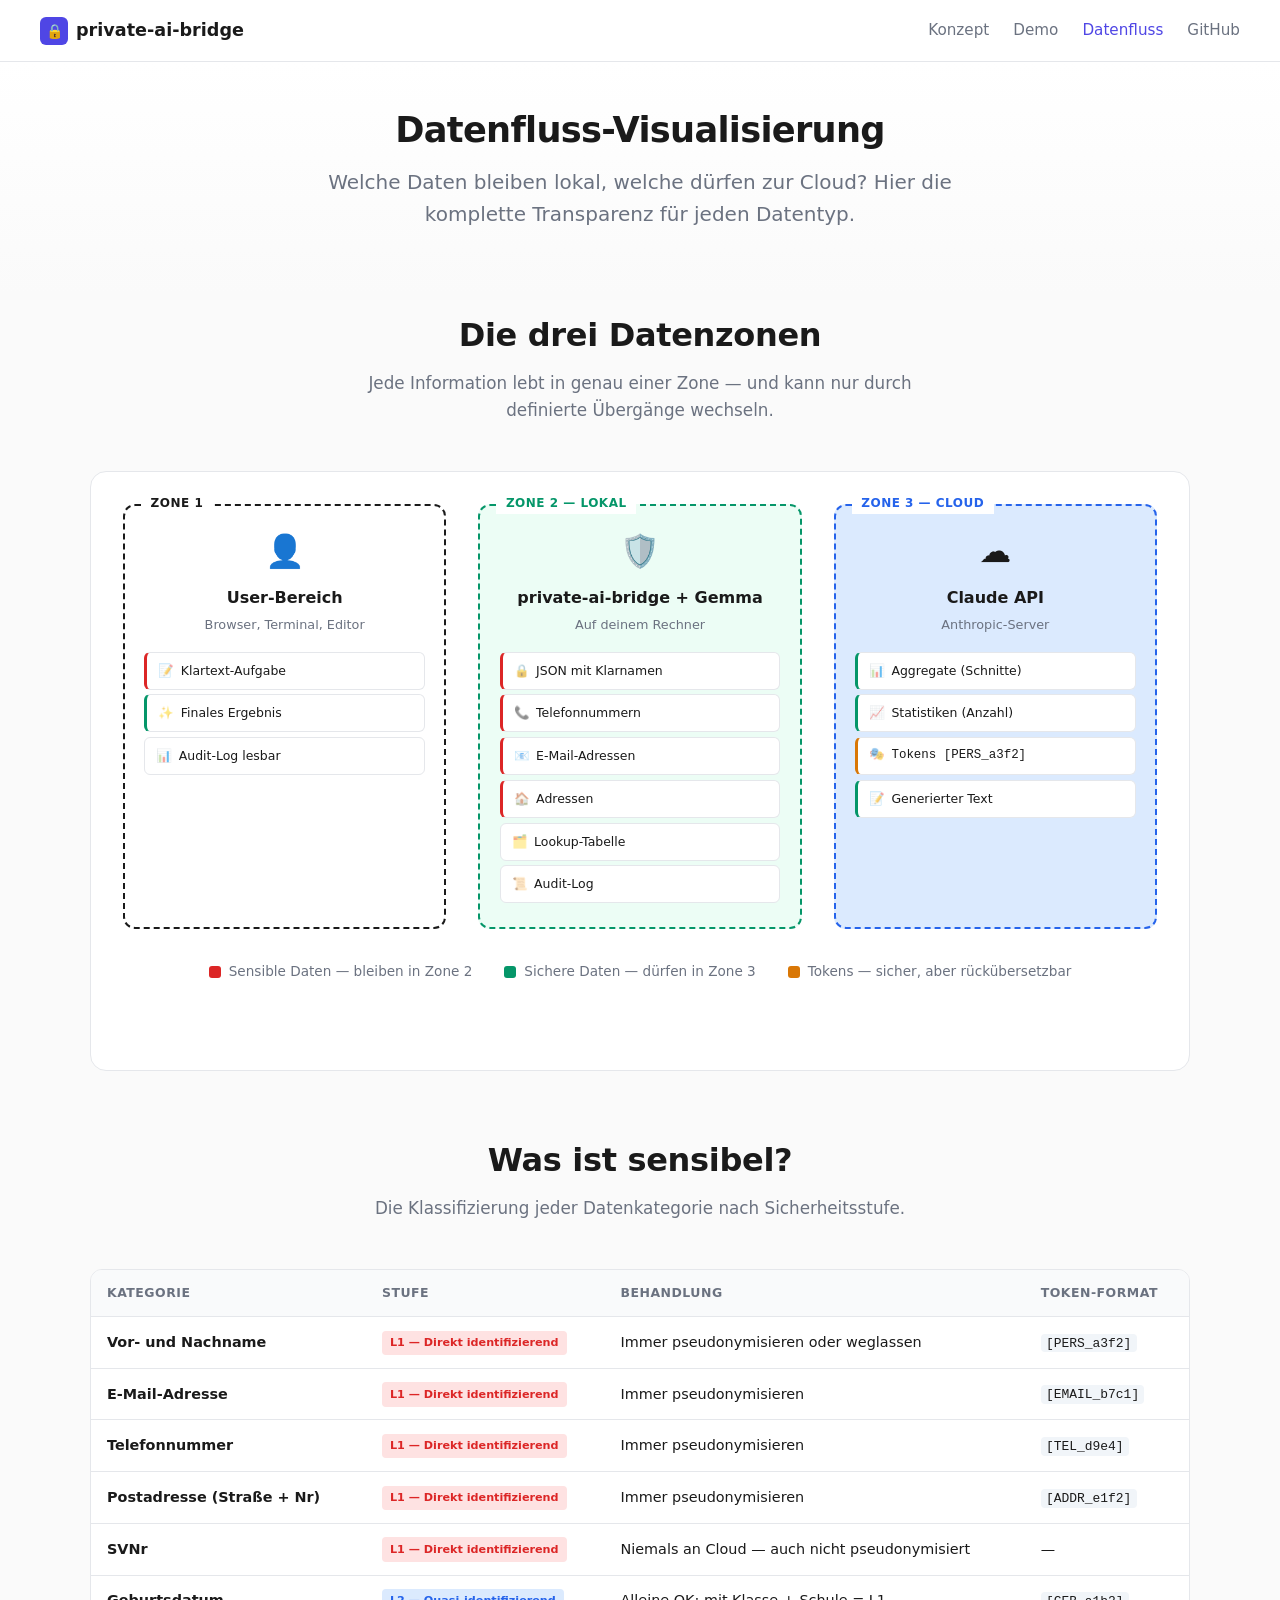
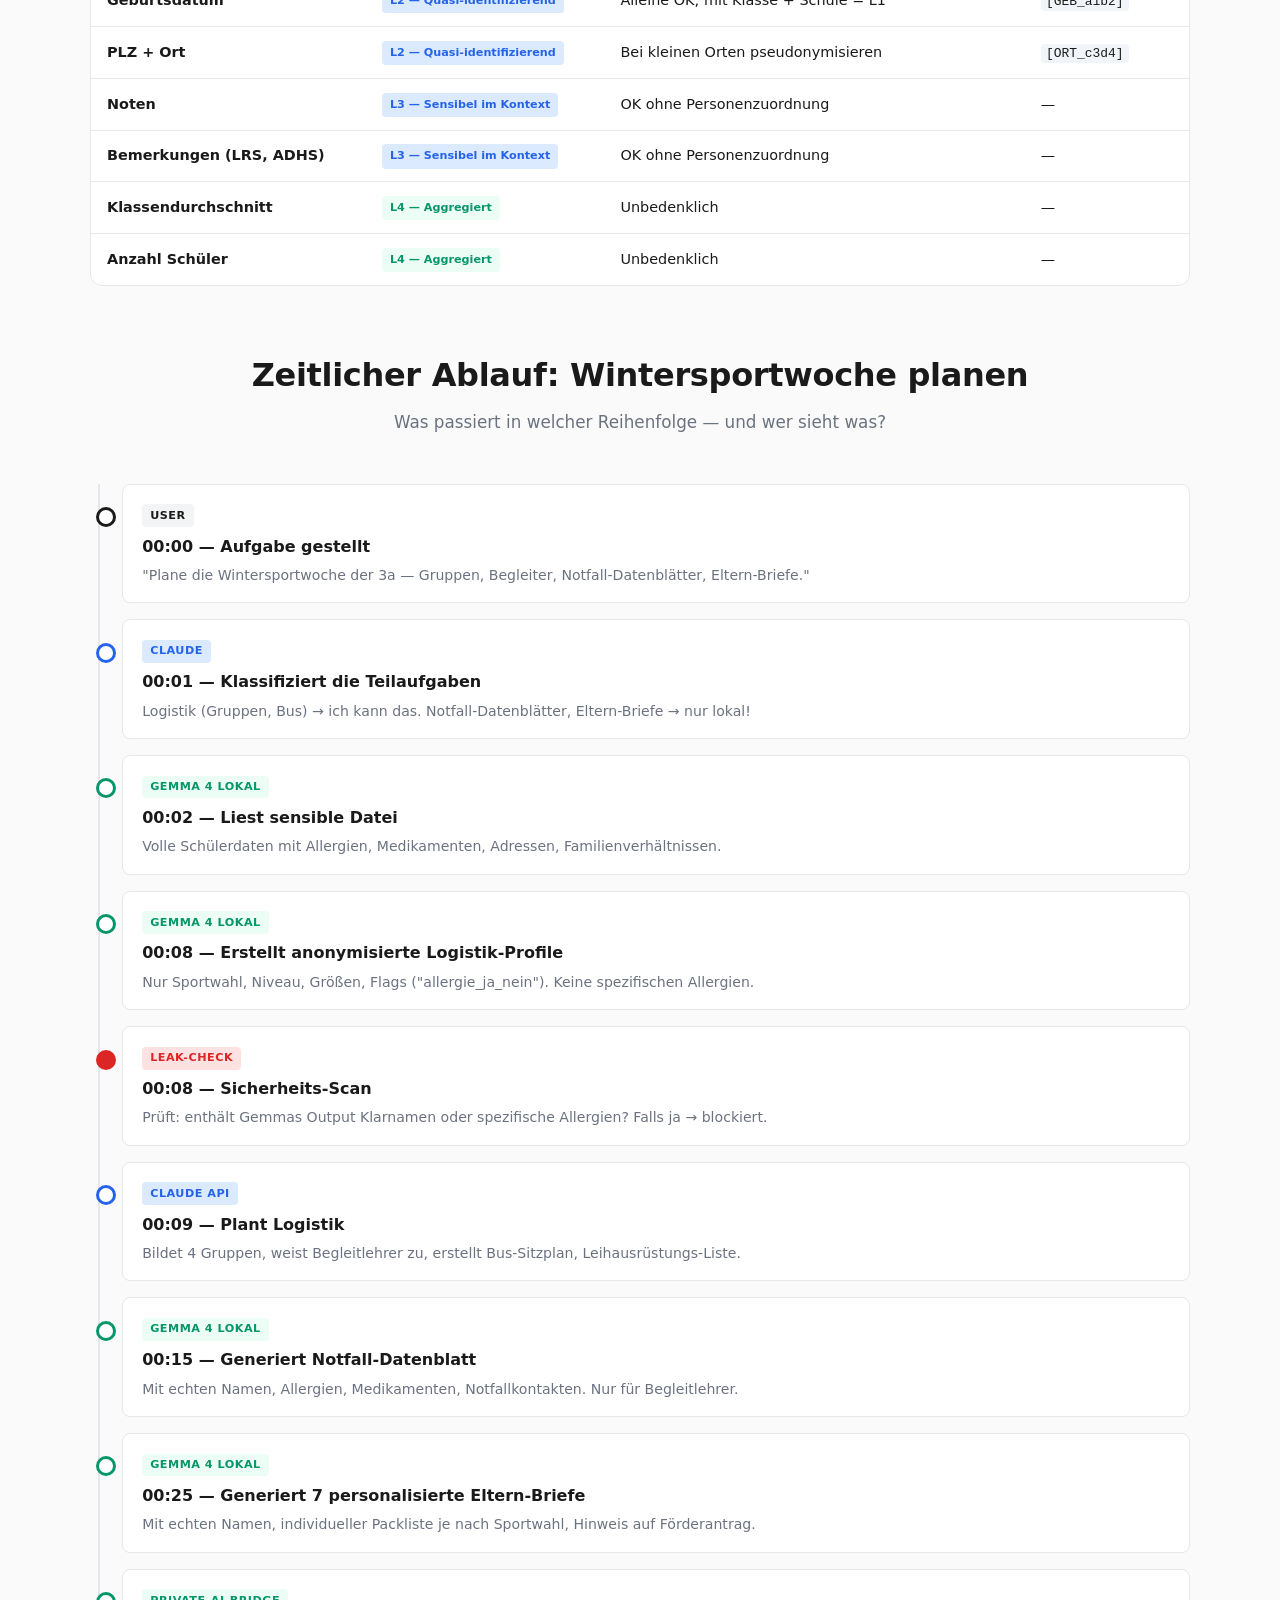
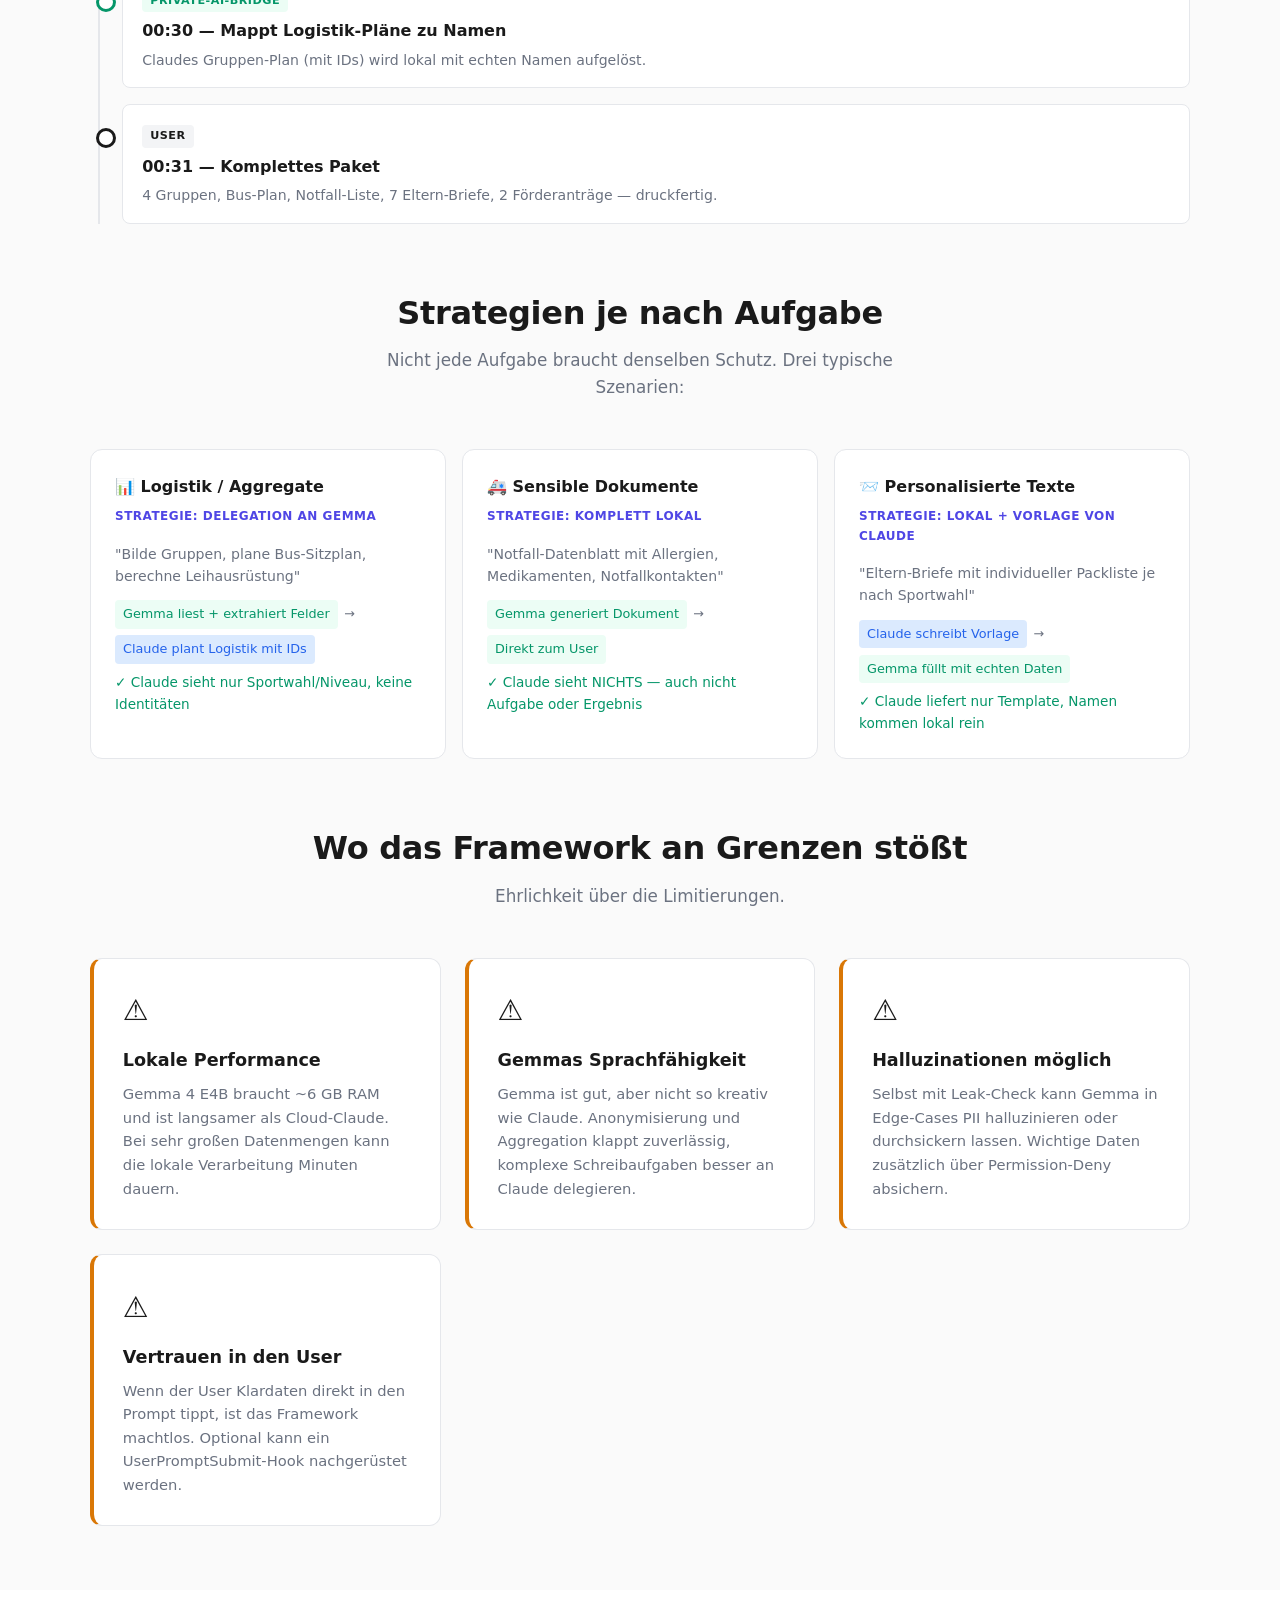
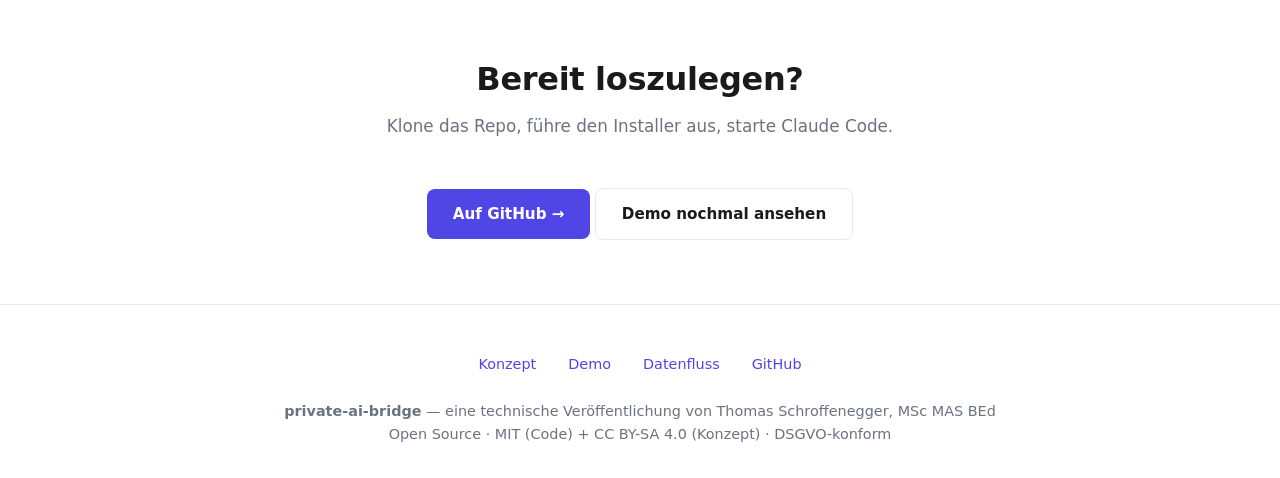
<file: publish/flow.html>
<!DOCTYPE html>
<html lang="de">
<head>
    <meta charset="UTF-8">
    <meta name="viewport" content="width=device-width, initial-scale=1.0">
    <title>Datenfluss — private-ai-bridge</title>
    <link rel="stylesheet" href="css/style.css">
    <style>
        .flow-canvas {
            background: var(--bg-elevated);
            border: 1px solid var(--border);
            border-radius: 16px;
            padding: 2rem;
            margin: 2rem 0;
            position: relative;
            min-height: 600px;
        }

        .flow-grid {
            display: grid;
            grid-template-columns: 1fr 1fr 1fr;
            gap: 2rem;
            margin-bottom: 2rem;
        }

        .zone {
            border: 2px dashed var(--border);
            border-radius: 12px;
            padding: 1.2rem;
            min-height: 400px;
            position: relative;
        }

        .zone-label {
            position: absolute;
            top: -12px;
            left: 1rem;
            background: var(--bg-elevated);
            padding: 0 0.6rem;
            font-size: 0.75rem;
            font-weight: 700;
            text-transform: uppercase;
            letter-spacing: 0.5px;
            color: var(--text-muted);
        }

        .zone.user-zone { border-color: var(--text); }
        .zone.user-zone .zone-label { color: var(--text); }

        .zone.local-zone { border-color: var(--local); background: var(--local-light); }
        .zone.local-zone .zone-label { color: var(--local); }

        .zone.cloud-zone { border-color: var(--cloud); background: var(--cloud-light); }
        .zone.cloud-zone .zone-label { color: var(--cloud); }

        .zone-icon {
            font-size: 2rem;
            text-align: center;
            margin-bottom: 0.5rem;
        }

        .zone-title {
            text-align: center;
            font-weight: 700;
            margin-bottom: 0.3rem;
        }

        .zone-desc {
            text-align: center;
            font-size: 0.8rem;
            color: var(--text-muted);
            margin-bottom: 1rem;
        }

        .data-item {
            background: white;
            border: 1px solid var(--border);
            border-radius: 6px;
            padding: 0.5rem 0.7rem;
            margin: 0.3rem 0;
            font-size: 0.78rem;
            display: flex;
            align-items: center;
            gap: 0.4rem;
        }

        .data-item.sensitive {
            border-left: 3px solid var(--danger);
        }

        .data-item.safe {
            border-left: 3px solid var(--local);
        }

        .data-item.token {
            border-left: 3px solid var(--warning);
            font-family: monospace;
        }

        .data-icon {
            opacity: 0.6;
        }

        /* Scenarios */
        .scenarios {
            display: grid;
            grid-template-columns: repeat(auto-fit, minmax(280px, 1fr));
            gap: 1rem;
            margin-top: 2rem;
        }

        .scenario {
            background: var(--bg-elevated);
            border: 1px solid var(--border);
            border-radius: 12px;
            padding: 1.5rem;
        }

        .scenario h3 {
            font-size: 1rem;
            margin-bottom: 0.5rem;
            display: flex;
            align-items: center;
            gap: 0.5rem;
        }

        .scenario .strategy {
            font-size: 0.75rem;
            color: var(--primary);
            font-weight: 600;
            text-transform: uppercase;
            letter-spacing: 0.5px;
            margin-bottom: 1rem;
        }

        .scenario .arrow-flow {
            display: flex;
            align-items: center;
            gap: 0.4rem;
            font-size: 0.8rem;
            color: var(--text-muted);
            flex-wrap: wrap;
            margin: 0.5rem 0;
        }

        .scenario .arrow-flow .step {
            background: #f3f4f6;
            padding: 0.25rem 0.5rem;
            border-radius: 4px;
            white-space: nowrap;
        }

        .scenario .arrow-flow .step.local { background: var(--local-light); color: var(--local); }
        .scenario .arrow-flow .step.cloud { background: var(--cloud-light); color: var(--cloud); }

        /* Legend table */
        .legend-table {
            width: 100%;
            background: var(--bg-elevated);
            border-radius: 12px;
            border: 1px solid var(--border);
            overflow: hidden;
            margin-top: 2rem;
        }

        .legend-table table {
            width: 100%;
            border-collapse: collapse;
        }

        .legend-table th {
            background: #f9fafb;
            padding: 0.8rem 1rem;
            text-align: left;
            font-size: 0.78rem;
            text-transform: uppercase;
            letter-spacing: 0.5px;
            color: var(--text-muted);
            border-bottom: 1px solid var(--border);
        }

        .legend-table td {
            padding: 0.8rem 1rem;
            border-bottom: 1px solid var(--border);
            font-size: 0.9rem;
        }

        .legend-table tr:last-child td {
            border-bottom: none;
        }

        .badge-cell {
            font-size: 0.7rem;
            padding: 0.2rem 0.5rem;
            border-radius: 4px;
            font-weight: 600;
            display: inline-block;
        }
        .badge-local { background: var(--local-light); color: var(--local); }
        .badge-cloud { background: var(--cloud-light); color: var(--cloud); }
        .badge-user { background: #f3f4f6; color: var(--text); }
        .badge-block { background: var(--danger-light); color: var(--danger); }

        .flow-arrow-down {
            text-align: center;
            font-size: 2rem;
            color: var(--text-muted);
            margin: 1rem 0;
        }

        .timeline {
            position: relative;
            padding-left: 2rem;
            margin: 2rem 0;
        }

        .timeline::before {
            content: '';
            position: absolute;
            left: 8px;
            top: 0;
            bottom: 0;
            width: 2px;
            background: var(--border);
        }

        .tl-event {
            position: relative;
            background: var(--bg-elevated);
            border: 1px solid var(--border);
            border-radius: 8px;
            padding: 1rem 1.2rem;
            margin-bottom: 1rem;
        }

        .tl-event::before {
            content: '';
            position: absolute;
            left: -1.7rem;
            top: 1.4rem;
            width: 14px;
            height: 14px;
            border-radius: 50%;
            background: white;
            border: 3px solid var(--text-muted);
        }

        .tl-event.user::before { border-color: var(--text); }
        .tl-event.local::before { border-color: var(--local); }
        .tl-event.cloud::before { border-color: var(--cloud); }
        .tl-event.block::before { border-color: var(--danger); background: var(--danger); }

        .tl-event .actor {
            font-size: 0.7rem;
            text-transform: uppercase;
            letter-spacing: 0.5px;
            font-weight: 700;
            display: inline-block;
            padding: 0.15rem 0.5rem;
            border-radius: 4px;
            margin-bottom: 0.4rem;
        }

        .tl-event .actor.user { background: #f3f4f6; color: var(--text); }
        .tl-event .actor.local { background: var(--local-light); color: var(--local); }
        .tl-event .actor.cloud { background: var(--cloud-light); color: var(--cloud); }
        .tl-event .actor.block { background: var(--danger-light); color: var(--danger); }

        .tl-event h4 {
            font-size: 1rem;
            margin-bottom: 0.3rem;
        }

        .tl-event p {
            font-size: 0.88rem;
            color: var(--text-muted);
        }

        @media (max-width: 768px) {
            .flow-grid { grid-template-columns: 1fr; }
        }
    </style>
</head>
<body>

<nav class="topnav">
    <div class="container">
        <a href="index.html" class="brand"><span class="brand-mark"></span>private-ai-bridge</a>
        <div class="links">
            <a href="index.html">Konzept</a>
            <a href="demo.html">Demo</a>
            <a href="flow.html" class="active">Datenfluss</a>
            <a href="https://github.com/harubert/private_ai_bridge">GitHub</a>
        </div>
    </div>
</nav>

<header class="hero" style="padding: 3rem 2rem 2rem;">
    <h1 style="font-size: 2.2rem;">Datenfluss-Visualisierung</h1>
    <p class="tagline">
        Welche Daten bleiben lokal, welche dürfen zur Cloud?
        Hier die komplette Transparenz für jeden Datentyp.
    </p>
</header>

<section style="padding-top: 1rem;">
    <div class="container">

        <!-- DREI ZONEN -->
        <h2>Die drei Datenzonen</h2>
        <p class="subtitle">
            Jede Information lebt in genau einer Zone — und kann nur durch definierte Übergänge wechseln.
        </p>

        <div class="flow-canvas">
            <div class="flow-grid">
                <div class="zone user-zone">
                    <span class="zone-label">Zone 1</span>
                    <div class="zone-icon">👤</div>
                    <div class="zone-title">User-Bereich</div>
                    <div class="zone-desc">Browser, Terminal, Editor</div>
                    <div class="data-item sensitive">
                        <span class="data-icon">📝</span> Klartext-Aufgabe
                    </div>
                    <div class="data-item safe">
                        <span class="data-icon">✨</span> Finales Ergebnis
                    </div>
                    <div class="data-item">
                        <span class="data-icon">📊</span> Audit-Log lesbar
                    </div>
                </div>

                <div class="zone local-zone">
                    <span class="zone-label">Zone 2 — LOKAL</span>
                    <div class="zone-icon">🛡️</div>
                    <div class="zone-title">private-ai-bridge + Gemma</div>
                    <div class="zone-desc">Auf deinem Rechner</div>
                    <div class="data-item sensitive">
                        <span class="data-icon">🔒</span> JSON mit Klarnamen
                    </div>
                    <div class="data-item sensitive">
                        <span class="data-icon">📞</span> Telefonnummern
                    </div>
                    <div class="data-item sensitive">
                        <span class="data-icon">📧</span> E-Mail-Adressen
                    </div>
                    <div class="data-item sensitive">
                        <span class="data-icon">🏠</span> Adressen
                    </div>
                    <div class="data-item">
                        <span class="data-icon">🗂️</span> Lookup-Tabelle
                    </div>
                    <div class="data-item">
                        <span class="data-icon">📜</span> Audit-Log
                    </div>
                </div>

                <div class="zone cloud-zone">
                    <span class="zone-label">Zone 3 — CLOUD</span>
                    <div class="zone-icon">☁️</div>
                    <div class="zone-title">Claude API</div>
                    <div class="zone-desc">Anthropic-Server</div>
                    <div class="data-item safe">
                        <span class="data-icon">📊</span> Aggregate (Schnitte)
                    </div>
                    <div class="data-item safe">
                        <span class="data-icon">📈</span> Statistiken (Anzahl)
                    </div>
                    <div class="data-item token">
                        <span class="data-icon">🎭</span> Tokens [PERS_a3f2]
                    </div>
                    <div class="data-item safe">
                        <span class="data-icon">📝</span> Generierter Text
                    </div>
                </div>
            </div>

            <div class="arch-legend" style="border-top: none; padding-top: 0;">
                <div class="legend-item"><span class="legend-dot" style="background:var(--danger);"></span> Sensible Daten — bleiben in Zone 2</div>
                <div class="legend-item"><span class="legend-dot" style="background:var(--local);"></span> Sichere Daten — dürfen in Zone 3</div>
                <div class="legend-item"><span class="legend-dot" style="background:var(--warning);"></span> Tokens — sicher, aber rückübersetzbar</div>
            </div>
        </div>

        <!-- WAS IST WAS -->
        <h2 style="margin-top: 4rem;">Was ist sensibel?</h2>
        <p class="subtitle">
            Die Klassifizierung jeder Datenkategorie nach Sicherheitsstufe.
        </p>

        <div class="legend-table">
            <table>
                <thead>
                    <tr>
                        <th>Kategorie</th>
                        <th>Stufe</th>
                        <th>Behandlung</th>
                        <th>Token-Format</th>
                    </tr>
                </thead>
                <tbody>
                    <tr>
                        <td><strong>Vor- und Nachname</strong></td>
                        <td><span class="badge-cell badge-block">L1 — Direkt identifizierend</span></td>
                        <td>Immer pseudonymisieren oder weglassen</td>
                        <td><code>[PERS_a3f2]</code></td>
                    </tr>
                    <tr>
                        <td><strong>E-Mail-Adresse</strong></td>
                        <td><span class="badge-cell badge-block">L1 — Direkt identifizierend</span></td>
                        <td>Immer pseudonymisieren</td>
                        <td><code>[EMAIL_b7c1]</code></td>
                    </tr>
                    <tr>
                        <td><strong>Telefonnummer</strong></td>
                        <td><span class="badge-cell badge-block">L1 — Direkt identifizierend</span></td>
                        <td>Immer pseudonymisieren</td>
                        <td><code>[TEL_d9e4]</code></td>
                    </tr>
                    <tr>
                        <td><strong>Postadresse (Straße + Nr)</strong></td>
                        <td><span class="badge-cell badge-block">L1 — Direkt identifizierend</span></td>
                        <td>Immer pseudonymisieren</td>
                        <td><code>[ADDR_e1f2]</code></td>
                    </tr>
                    <tr>
                        <td><strong>SVNr</strong></td>
                        <td><span class="badge-cell badge-block">L1 — Direkt identifizierend</span></td>
                        <td>Niemals an Cloud — auch nicht pseudonymisiert</td>
                        <td>—</td>
                    </tr>
                    <tr>
                        <td><strong>Geburtsdatum</strong></td>
                        <td><span class="badge-cell badge-cloud">L2 — Quasi-identifizierend</span></td>
                        <td>Alleine OK; mit Klasse + Schule = L1</td>
                        <td><code>[GEB_a1b2]</code></td>
                    </tr>
                    <tr>
                        <td><strong>PLZ + Ort</strong></td>
                        <td><span class="badge-cell badge-cloud">L2 — Quasi-identifizierend</span></td>
                        <td>Bei kleinen Orten pseudonymisieren</td>
                        <td><code>[ORT_c3d4]</code></td>
                    </tr>
                    <tr>
                        <td><strong>Noten</strong></td>
                        <td><span class="badge-cell badge-cloud">L3 — Sensibel im Kontext</span></td>
                        <td>OK ohne Personenzuordnung</td>
                        <td>—</td>
                    </tr>
                    <tr>
                        <td><strong>Bemerkungen (LRS, ADHS)</strong></td>
                        <td><span class="badge-cell badge-cloud">L3 — Sensibel im Kontext</span></td>
                        <td>OK ohne Personenzuordnung</td>
                        <td>—</td>
                    </tr>
                    <tr>
                        <td><strong>Klassendurchschnitt</strong></td>
                        <td><span class="badge-cell badge-local">L4 — Aggregiert</span></td>
                        <td>Unbedenklich</td>
                        <td>—</td>
                    </tr>
                    <tr>
                        <td><strong>Anzahl Schüler</strong></td>
                        <td><span class="badge-cell badge-local">L4 — Aggregiert</span></td>
                        <td>Unbedenklich</td>
                        <td>—</td>
                    </tr>
                </tbody>
            </table>
        </div>

        <!-- TIMELINE FÜR DEMO-AUFGABE -->
        <h2 style="margin-top: 4rem;">Zeitlicher Ablauf: Wintersportwoche planen</h2>
        <p class="subtitle">
            Was passiert in welcher Reihenfolge — und wer sieht was?
        </p>

        <div class="timeline">
            <div class="tl-event user">
                <span class="actor user">User</span>
                <h4>00:00 — Aufgabe gestellt</h4>
                <p>"Plane die Wintersportwoche der 3a — Gruppen, Begleiter, Notfall-Datenblätter, Eltern-Briefe."</p>
            </div>

            <div class="tl-event cloud">
                <span class="actor cloud">Claude</span>
                <h4>00:01 — Klassifiziert die Teilaufgaben</h4>
                <p>Logistik (Gruppen, Bus) → ich kann das. Notfall-Datenblätter, Eltern-Briefe → nur lokal!</p>
            </div>

            <div class="tl-event local">
                <span class="actor local">Gemma 4 lokal</span>
                <h4>00:02 — Liest sensible Datei</h4>
                <p>Volle Schülerdaten mit Allergien, Medikamenten, Adressen, Familienverhältnissen.</p>
            </div>

            <div class="tl-event local">
                <span class="actor local">Gemma 4 lokal</span>
                <h4>00:08 — Erstellt anonymisierte Logistik-Profile</h4>
                <p>Nur Sportwahl, Niveau, Größen, Flags ("allergie_ja_nein"). Keine spezifischen Allergien.</p>
            </div>

            <div class="tl-event block">
                <span class="actor block">Leak-Check</span>
                <h4>00:08 — Sicherheits-Scan</h4>
                <p>Prüft: enthält Gemmas Output Klarnamen oder spezifische Allergien? Falls ja → blockiert.</p>
            </div>

            <div class="tl-event cloud">
                <span class="actor cloud">Claude API</span>
                <h4>00:09 — Plant Logistik</h4>
                <p>Bildet 4 Gruppen, weist Begleitlehrer zu, erstellt Bus-Sitzplan, Leihausrüstungs-Liste.</p>
            </div>

            <div class="tl-event local">
                <span class="actor local">Gemma 4 lokal</span>
                <h4>00:15 — Generiert Notfall-Datenblatt</h4>
                <p>Mit echten Namen, Allergien, Medikamenten, Notfallkontakten. Nur für Begleitlehrer.</p>
            </div>

            <div class="tl-event local">
                <span class="actor local">Gemma 4 lokal</span>
                <h4>00:25 — Generiert 7 personalisierte Eltern-Briefe</h4>
                <p>Mit echten Namen, individueller Packliste je nach Sportwahl, Hinweis auf Förderantrag.</p>
            </div>

            <div class="tl-event local">
                <span class="actor local">private-ai-bridge</span>
                <h4>00:30 — Mappt Logistik-Pläne zu Namen</h4>
                <p>Claudes Gruppen-Plan (mit IDs) wird lokal mit echten Namen aufgelöst.</p>
            </div>

            <div class="tl-event user">
                <span class="actor user">User</span>
                <h4>00:31 — Komplettes Paket</h4>
                <p>4 Gruppen, Bus-Plan, Notfall-Liste, 7 Eltern-Briefe, 2 Förderanträge — druckfertig.</p>
            </div>
        </div>

        <!-- SZENARIEN -->
        <h2 style="margin-top: 4rem;">Strategien je nach Aufgabe</h2>
        <p class="subtitle">
            Nicht jede Aufgabe braucht denselben Schutz. Drei typische Szenarien:
        </p>

        <div class="scenarios">
            <div class="scenario">
                <h3>📊 Logistik / Aggregate</h3>
                <div class="strategy">Strategie: Delegation an Gemma</div>
                <p style="font-size: 0.88rem; color: var(--text-muted); margin-bottom: 0.8rem;">
                    "Bilde Gruppen, plane Bus-Sitzplan, berechne Leihausrüstung"
                </p>
                <div class="arrow-flow">
                    <span class="step local">Gemma liest + extrahiert Felder</span> →
                    <span class="step cloud">Claude plant Logistik mit IDs</span>
                </div>
                <p style="font-size: 0.85rem; margin-top: 0.5rem; color: var(--local);">
                    ✓ Claude sieht nur Sportwahl/Niveau, keine Identitäten
                </p>
            </div>

            <div class="scenario">
                <h3>🚑 Sensible Dokumente</h3>
                <div class="strategy">Strategie: Komplett lokal</div>
                <p style="font-size: 0.88rem; color: var(--text-muted); margin-bottom: 0.8rem;">
                    "Notfall-Datenblatt mit Allergien, Medikamenten, Notfallkontakten"
                </p>
                <div class="arrow-flow">
                    <span class="step local">Gemma generiert Dokument</span> →
                    <span class="step local">Direkt zum User</span>
                </div>
                <p style="font-size: 0.85rem; margin-top: 0.5rem; color: var(--local);">
                    ✓ Claude sieht NICHTS — auch nicht Aufgabe oder Ergebnis
                </p>
            </div>

            <div class="scenario">
                <h3>📨 Personalisierte Texte</h3>
                <div class="strategy">Strategie: Lokal + Vorlage von Claude</div>
                <p style="font-size: 0.88rem; color: var(--text-muted); margin-bottom: 0.8rem;">
                    "Eltern-Briefe mit individueller Packliste je nach Sportwahl"
                </p>
                <div class="arrow-flow">
                    <span class="step cloud">Claude schreibt Vorlage</span> →
                    <span class="step local">Gemma füllt mit echten Daten</span>
                </div>
                <p style="font-size: 0.85rem; margin-top: 0.5rem; color: var(--local);">
                    ✓ Claude liefert nur Template, Namen kommen lokal rein
                </p>
            </div>
        </div>

        <!-- WAS GEHT NICHT -->
        <h2 style="margin-top: 4rem;">Wo das Framework an Grenzen stößt</h2>
        <p class="subtitle">
            Ehrlichkeit über die Limitierungen.
        </p>

        <div class="features">
            <div class="feature" style="border-left: 4px solid var(--warning);">
                <div class="icon">⚠️</div>
                <h3>Lokale Performance</h3>
                <p>
                    Gemma 4 E4B braucht ~6 GB RAM und ist langsamer als Cloud-Claude. Bei sehr großen Datenmengen
                    kann die lokale Verarbeitung Minuten dauern.
                </p>
            </div>
            <div class="feature" style="border-left: 4px solid var(--warning);">
                <div class="icon">⚠️</div>
                <h3>Gemmas Sprachfähigkeit</h3>
                <p>
                    Gemma ist gut, aber nicht so kreativ wie Claude. Anonymisierung und Aggregation klappt
                    zuverlässig, komplexe Schreibaufgaben besser an Claude delegieren.
                </p>
            </div>
            <div class="feature" style="border-left: 4px solid var(--warning);">
                <div class="icon">⚠️</div>
                <h3>Halluzinationen möglich</h3>
                <p>
                    Selbst mit Leak-Check kann Gemma in Edge-Cases PII halluzinieren oder durchsickern lassen.
                    Wichtige Daten zusätzlich über Permission-Deny absichern.
                </p>
            </div>
            <div class="feature" style="border-left: 4px solid var(--warning);">
                <div class="icon">⚠️</div>
                <h3>Vertrauen in den User</h3>
                <p>
                    Wenn der User Klardaten direkt in den Prompt tippt, ist das Framework machtlos.
                    Optional kann ein UserPromptSubmit-Hook nachgerüstet werden.
                </p>
            </div>
        </div>

    </div>
</section>

<section style="text-align: center; background: var(--bg-elevated);">
    <div class="container">
        <h2>Bereit loszulegen?</h2>
        <p class="subtitle">
            Klone das Repo, führe den Installer aus, starte Claude Code.
        </p>
        <a href="https://github.com/harubert/private_ai_bridge" class="btn btn-primary">Auf GitHub →</a>
        <a href="demo.html" class="btn btn-secondary">Demo nochmal ansehen</a>
    </div>
</section>

<footer>
    <div class="container">
        <div class="links">
            <a href="index.html">Konzept</a>
            <a href="demo.html">Demo</a>
            <a href="flow.html">Datenfluss</a>
            <a href="https://github.com/harubert/private_ai_bridge">GitHub</a>
        </div>
        <p>
            <strong>private-ai-bridge</strong> — eine technische Veröffentlichung von Thomas Schroffenegger, MSc MAS BEd<br>
            Open Source · MIT (Code) + CC BY-SA 4.0 (Konzept) · DSGVO-konform
        </p>
    </div>
</footer>

</body>
</html>
</file>
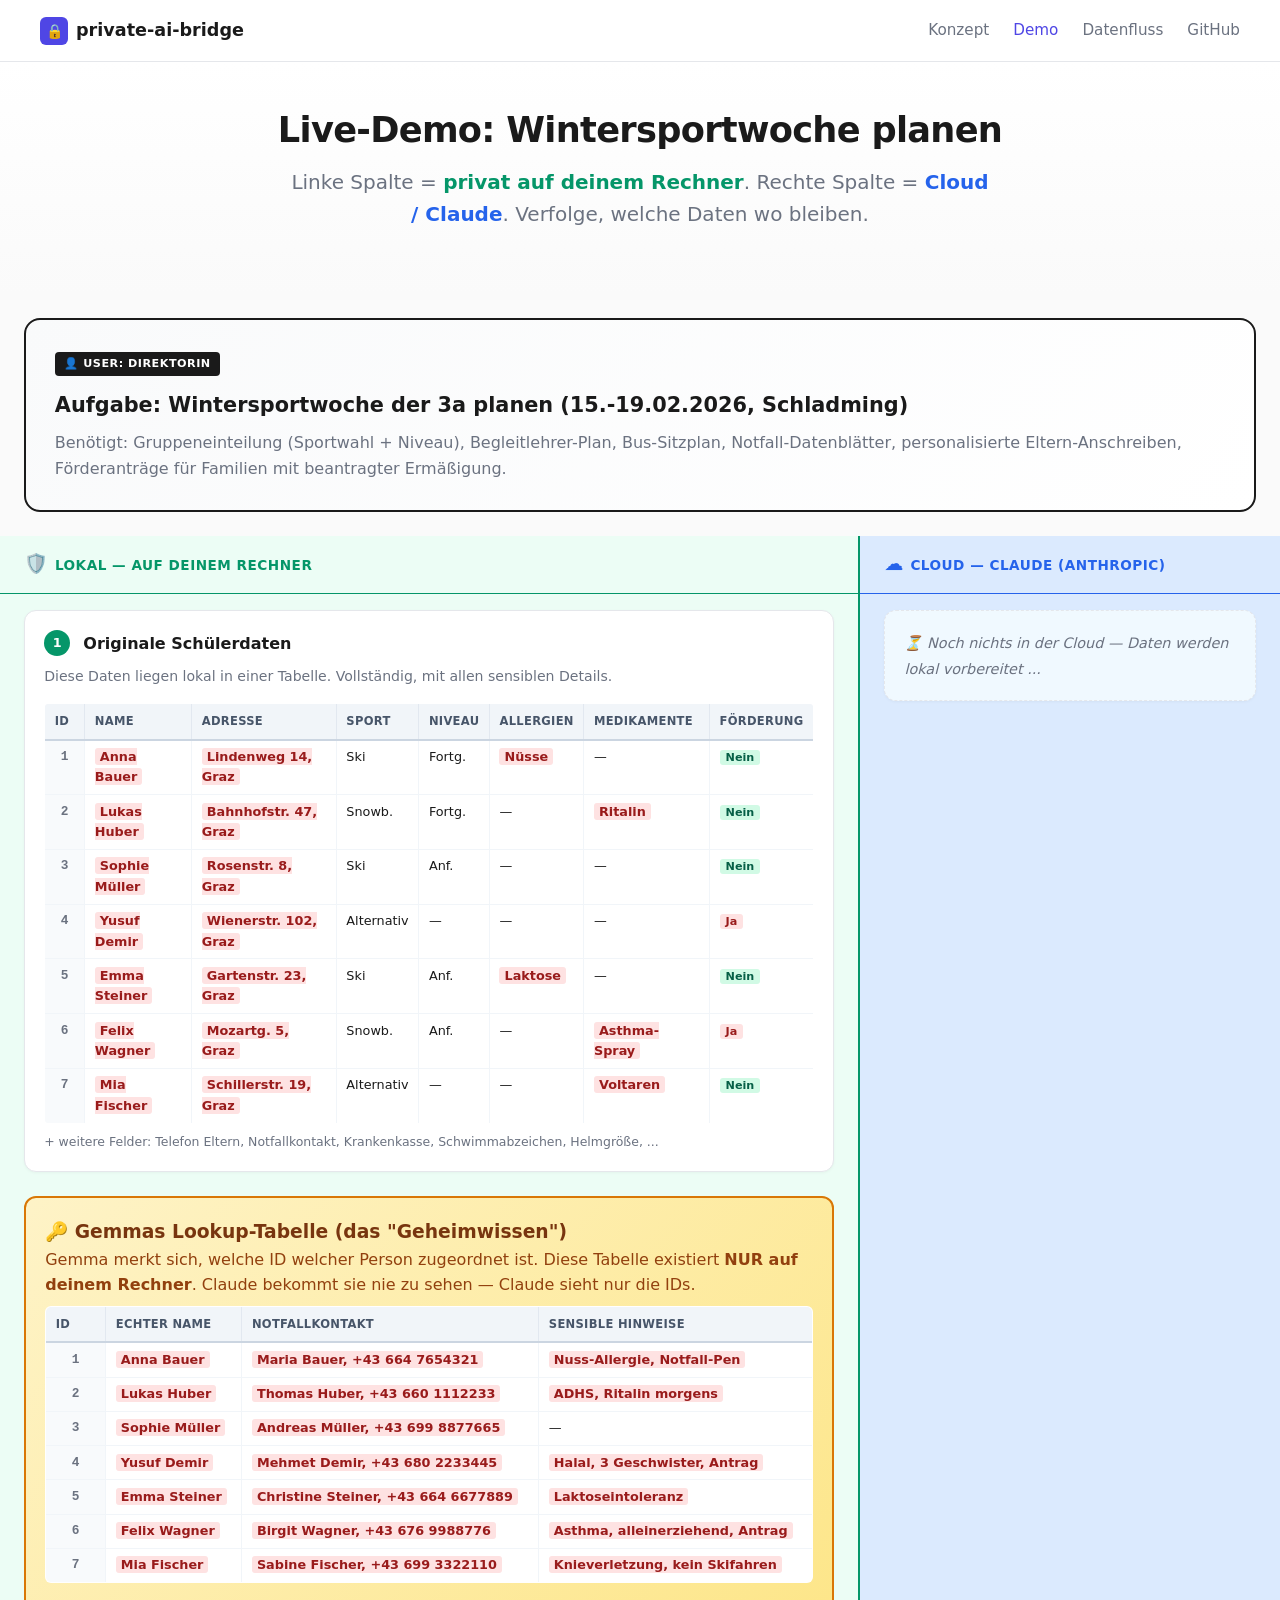
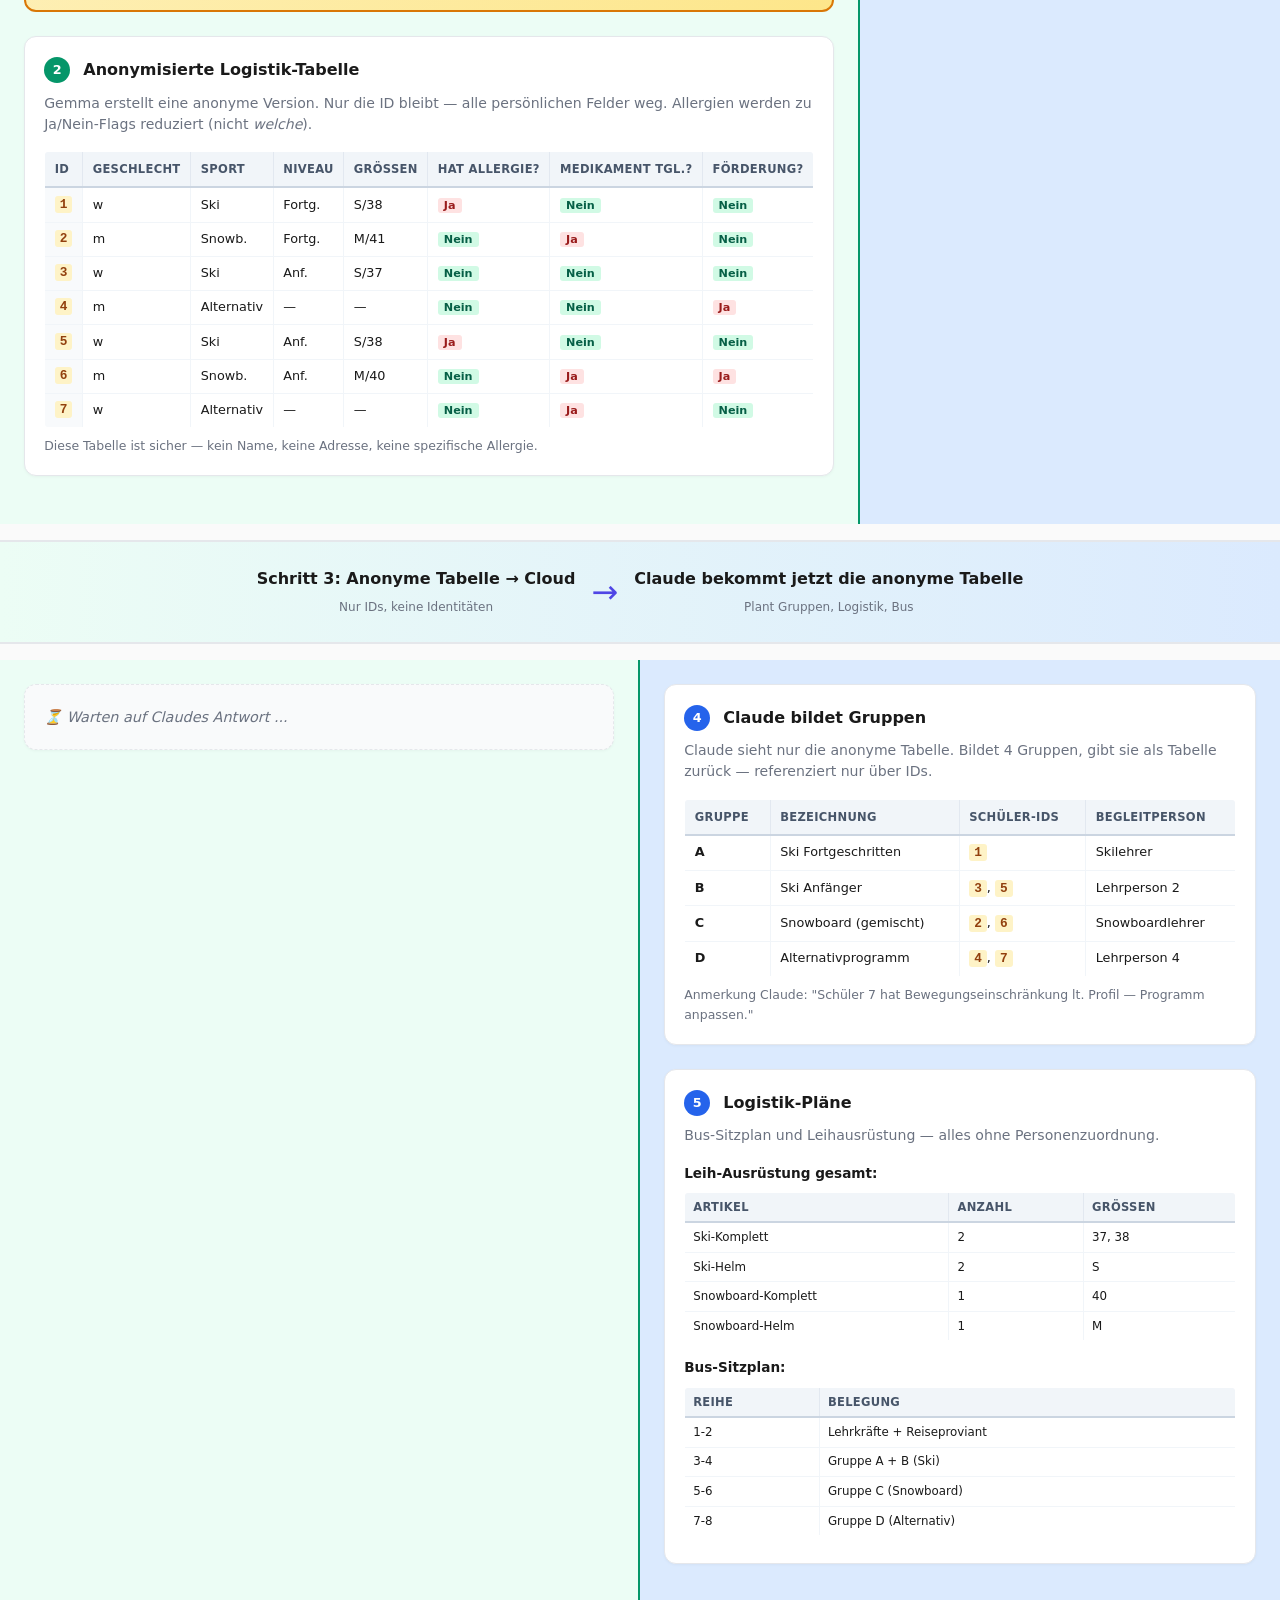
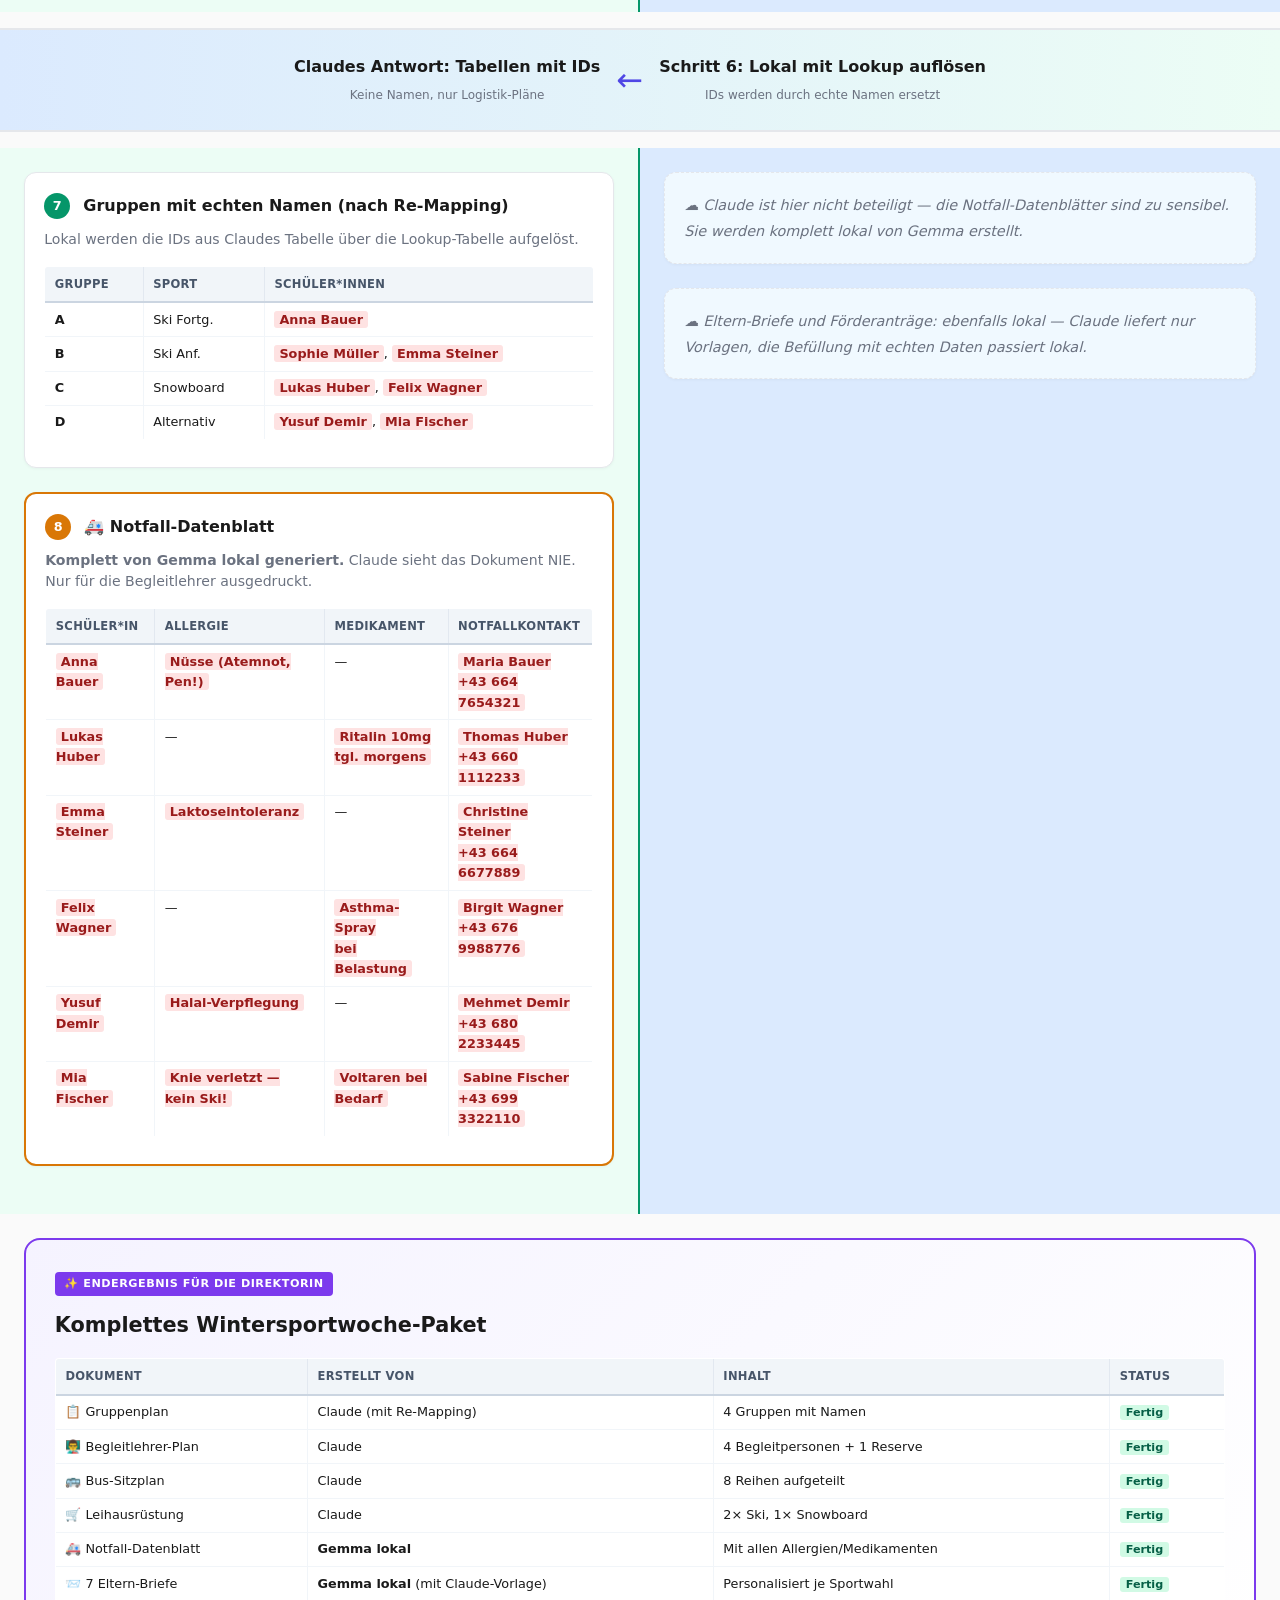
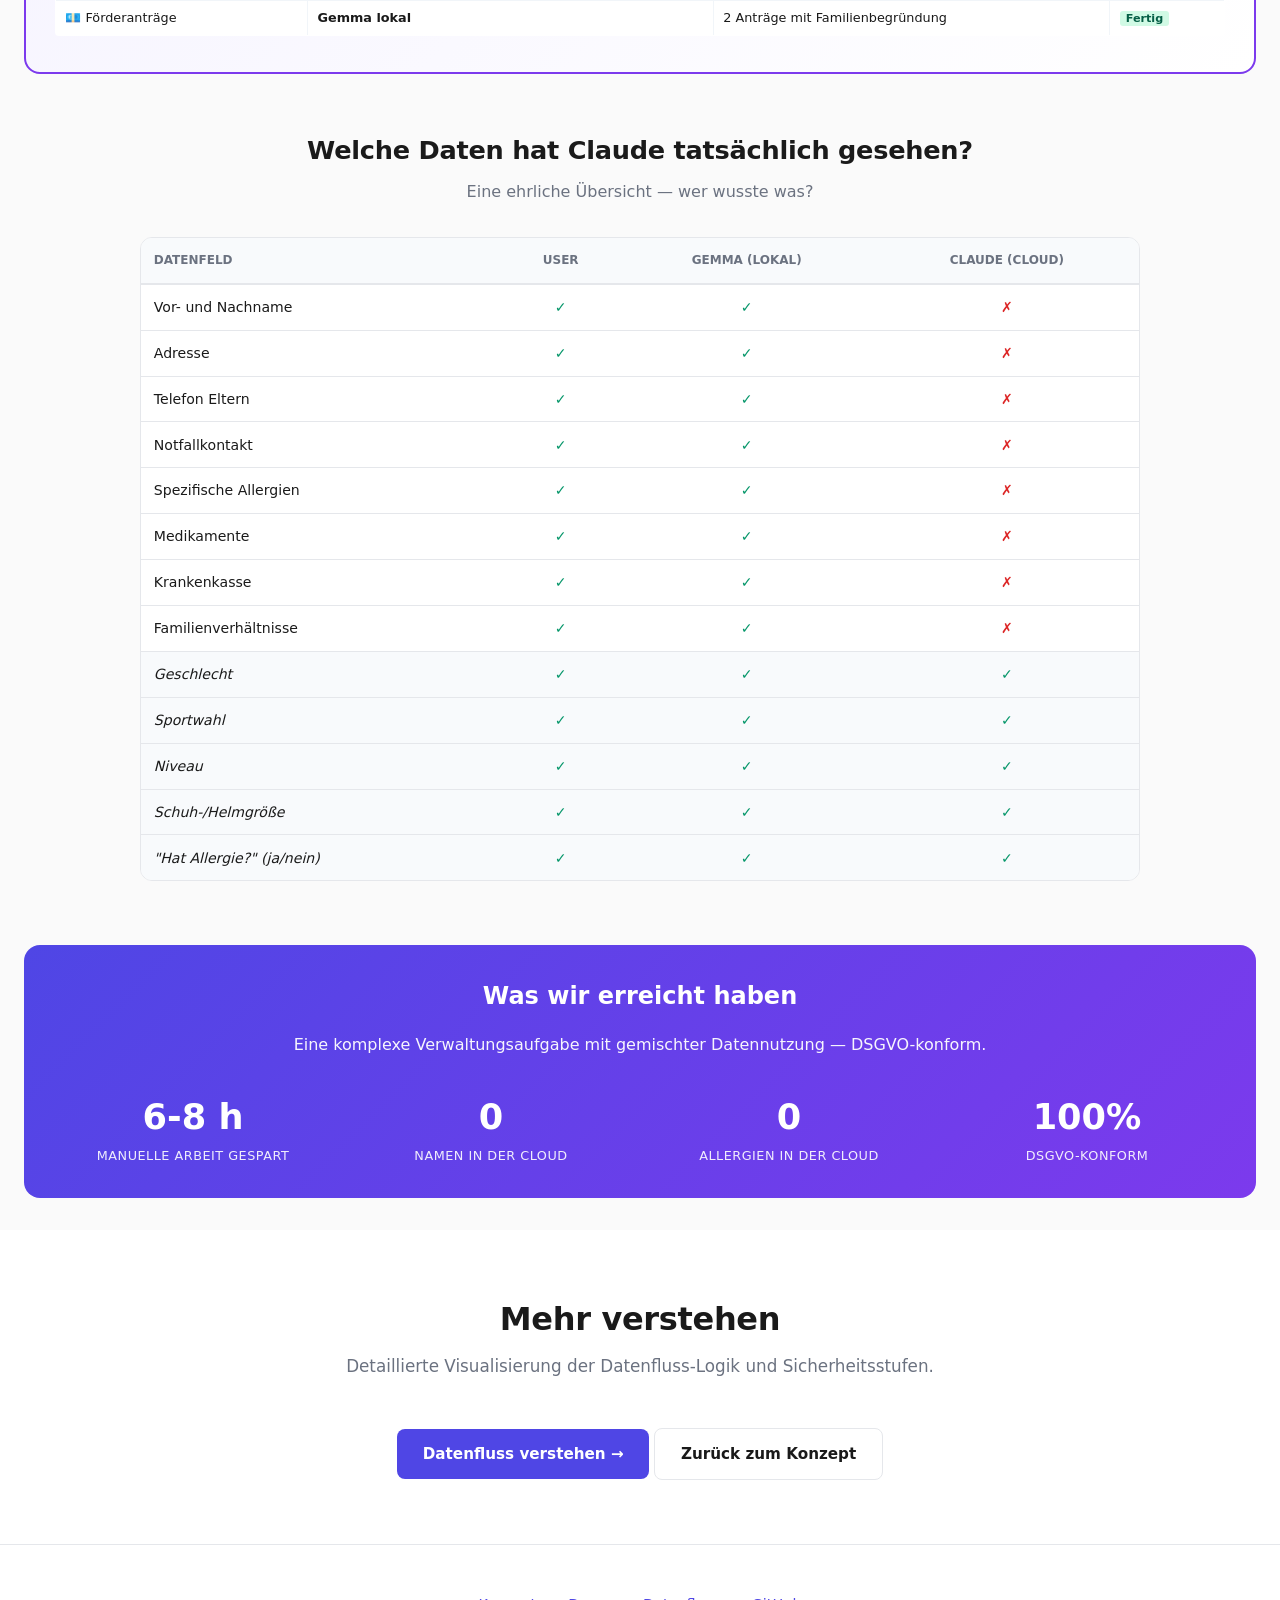
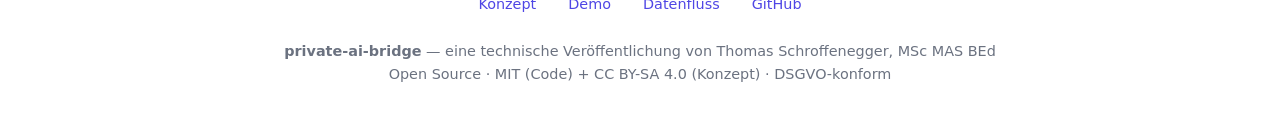
<file: web/demo.html>
<!DOCTYPE html>
<html lang="de">
<head>
    <meta charset="UTF-8">
    <meta name="viewport" content="width=device-width, initial-scale=1.0">
    <title>Demo: Wintersportwoche planen — private-ai-bridge</title>
    <link rel="stylesheet" href="css/style.css">
    <style>
        /* Zwei-Spalten-Layout: links = lokal, rechts = cloud */
        .split {
            display: grid;
            grid-template-columns: 1fr 1fr;
            gap: 0;
            margin: 0 auto;
            max-width: 1400px;
        }

        .lane {
            padding: 1.5rem 1.5rem;
            min-height: 100px;
        }

        .lane.local {
            background: var(--local-light);
            border-right: 2px solid var(--local);
        }

        .lane.cloud {
            background: var(--cloud-light);
        }

        .lane-header {
            position: sticky;
            top: 60px;
            background: inherit;
            padding: 0.8rem 1.5rem;
            margin: -1.5rem -1.5rem 1rem -1.5rem;
            font-weight: 700;
            font-size: 0.85rem;
            text-transform: uppercase;
            letter-spacing: 0.5px;
            border-bottom: 1px solid var(--border);
            z-index: 10;
        }

        .lane.local .lane-header {
            background: var(--local-light);
            color: var(--local);
            border-bottom-color: var(--local);
        }

        .lane.cloud .lane-header {
            background: var(--cloud-light);
            color: var(--cloud);
            border-bottom-color: var(--cloud);
        }

        .lane-header .icon {
            font-size: 1.2rem;
            margin-right: 0.4rem;
        }

        /* Schritt-Block */
        .block {
            background: white;
            border: 1px solid var(--border);
            border-radius: 12px;
            padding: 1.2rem;
            margin-bottom: 1.5rem;
            box-shadow: 0 1px 3px rgba(0,0,0,0.04);
        }

        .block .step-num {
            display: inline-block;
            background: var(--text);
            color: white;
            width: 26px;
            height: 26px;
            border-radius: 50%;
            text-align: center;
            line-height: 26px;
            font-weight: 700;
            font-size: 0.8rem;
            margin-right: 0.5rem;
            vertical-align: middle;
        }

        .lane.local .block .step-num { background: var(--local); }
        .lane.cloud .block .step-num { background: var(--cloud); }

        .block h3 {
            font-size: 1rem;
            font-weight: 700;
            display: inline-block;
            vertical-align: middle;
        }

        .block .desc {
            color: var(--text-muted);
            font-size: 0.88rem;
            margin: 0.6rem 0 1rem 0;
            line-height: 1.5;
        }

        /* Excel-ähnliche Tabellen */
        .data-table {
            width: 100%;
            border-collapse: collapse;
            font-size: 0.8rem;
            background: white;
            border: 1px solid #cbd5e1;
            border-radius: 4px;
            overflow: hidden;
            margin: 0.5rem 0;
        }

        .data-table th {
            background: #f1f5f9;
            color: #475569;
            font-weight: 600;
            font-size: 0.72rem;
            text-transform: uppercase;
            letter-spacing: 0.3px;
            padding: 0.5rem 0.6rem;
            text-align: left;
            border-bottom: 2px solid #cbd5e1;
            border-right: 1px solid #e2e8f0;
            white-space: nowrap;
        }

        .data-table th:last-child { border-right: none; }

        .data-table td {
            padding: 0.4rem 0.6rem;
            border-bottom: 1px solid #f1f5f9;
            border-right: 1px solid #f1f5f9;
            vertical-align: top;
        }

        .data-table td:last-child { border-right: none; }
        .data-table tr:last-child td { border-bottom: none; }

        .data-table tr:hover td { background: #fafbfc; }

        .data-table td.id-cell {
            font-family: "SF Mono", Monaco, monospace;
            font-weight: 700;
            color: var(--text-muted);
            text-align: center;
            background: #f8fafc;
            width: 40px;
        }

        .data-table.compact { font-size: 0.74rem; }
        .data-table.compact th, .data-table.compact td { padding: 0.3rem 0.5rem; }

        .real-name {
            background: #fee2e2;
            color: #991b1b;
            padding: 1px 5px;
            border-radius: 3px;
            font-weight: 600;
        }

        .pseudo-id {
            background: #fef3c7;
            color: #92400e;
            padding: 1px 5px;
            border-radius: 3px;
            font-weight: 700;
            font-family: "SF Mono", Monaco, monospace;
        }

        .badge-yes { background: #fee2e2; color: #991b1b; padding: 1px 6px; border-radius: 3px; font-size: 0.7rem; font-weight: 700; }
        .badge-no { background: #d1fae5; color: #065f46; padding: 1px 6px; border-radius: 3px; font-size: 0.7rem; font-weight: 700; }

        /* Lookup-Tabelle hervorheben */
        .lookup-block {
            background: linear-gradient(135deg, #fef3c7, #fde68a);
            border: 2px solid var(--warning);
            border-radius: 12px;
            padding: 1.2rem;
            margin-bottom: 1.5rem;
        }

        .lookup-block h3 {
            color: #78350f;
            display: flex;
            align-items: center;
            gap: 0.5rem;
        }

        .lookup-block .desc {
            color: #92400e;
        }

        .lookup-table {
            background: white;
            border-radius: 6px;
        }

        /* Datenfluss-Pfeile */
        .flow-arrow {
            background: white;
            border-radius: 8px;
            padding: 0.6rem 1rem;
            margin: 1rem 0;
            text-align: center;
            font-size: 0.78rem;
            color: var(--text-muted);
            border: 1px dashed var(--border);
            position: relative;
        }

        .flow-arrow::before {
            content: "↓";
            font-size: 1.2rem;
            color: var(--local);
            display: block;
            margin-bottom: 0.2rem;
        }

        .lane.cloud .flow-arrow::before { color: var(--cloud); }

        .flow-arrow strong { color: var(--text); }

        /* Crossover: Pfeil von links nach rechts (Daten gehen zur Cloud) */
        .crossover-section {
            grid-column: 1 / -1;
            background: white;
            border-top: 2px solid var(--border);
            border-bottom: 2px solid var(--border);
            padding: 1.5rem 2rem;
            margin: 1rem 0;
            display: flex;
            align-items: center;
            justify-content: center;
            gap: 1rem;
            font-size: 0.9rem;
        }

        .crossover-section.to-cloud {
            background: linear-gradient(90deg, var(--local-light), var(--cloud-light));
        }

        .crossover-section.from-cloud {
            background: linear-gradient(90deg, var(--cloud-light), var(--local-light));
        }

        .crossover-arrow {
            font-size: 2rem;
            color: var(--primary);
        }

        .crossover-content {
            text-align: center;
        }

        .crossover-content strong {
            font-size: 1rem;
            display: block;
            margin-bottom: 0.2rem;
        }

        .crossover-content small {
            color: var(--text-muted);
        }

        /* Hauptaufgabe + Endergebnis: über volle Breite */
        .full-width-block {
            grid-column: 1 / -1;
            background: white;
            border-radius: 16px;
            padding: 1.8rem;
            margin: 1.5rem 1.5rem;
            border: 2px solid var(--text);
        }

        .full-width-block.user-input {
            background: linear-gradient(135deg, #f9fafb, #ffffff);
            border-color: var(--text);
        }

        .full-width-block.final-output {
            background: linear-gradient(135deg, #f5f3ff, #ffffff);
            border-color: #7c3aed;
        }

        .full-width-block h2 {
            font-size: 1.3rem;
            margin-bottom: 0.5rem;
        }

        .full-width-block .badge-actor {
            display: inline-block;
            background: var(--text);
            color: white;
            font-size: 0.7rem;
            padding: 0.2rem 0.6rem;
            border-radius: 4px;
            font-weight: 700;
            text-transform: uppercase;
            letter-spacing: 0.5px;
            margin-bottom: 0.8rem;
        }

        .full-width-block.final-output .badge-actor {
            background: #7c3aed;
        }

        /* Zusammenfassung */
        .summary {
            background: linear-gradient(135deg, var(--primary), #7c3aed);
            color: white;
            border-radius: 16px;
            padding: 2rem;
            text-align: center;
            margin: 2rem 1.5rem;
        }
        .summary h2 { color: white; margin-bottom: 1rem; }
        .summary-stats {
            display: grid;
            grid-template-columns: repeat(auto-fit, minmax(160px, 1fr));
            gap: 1.5rem;
            margin-top: 2rem;
        }
        .summary-stat .num {
            font-size: 2.2rem;
            font-weight: 800;
        }
        .summary-stat .lbl {
            font-size: 0.8rem;
            opacity: 0.9;
            text-transform: uppercase;
            letter-spacing: 0.5px;
        }

        /* Wer-sieht-was Tabelle */
        .visibility-table {
            background: white;
            border-radius: 12px;
            overflow: hidden;
            margin: 1.5rem 0;
            border: 1px solid var(--border);
        }

        .visibility-table table {
            width: 100%;
            border-collapse: collapse;
            font-size: 0.88rem;
        }

        .visibility-table th {
            background: #f8fafc;
            padding: 0.8rem;
            text-align: left;
            font-size: 0.75rem;
            text-transform: uppercase;
            color: var(--text-muted);
            border-bottom: 2px solid var(--border);
        }

        .visibility-table td {
            padding: 0.7rem 0.8rem;
            border-bottom: 1px solid var(--border);
        }

        .visibility-table tr:last-child td { border-bottom: none; }

        .check-yes { color: var(--local); font-weight: 700; }
        .check-no { color: var(--danger); font-weight: 700; }

        @media (max-width: 900px) {
            .split { grid-template-columns: 1fr; }
            .lane.local { border-right: none; border-bottom: 2px solid var(--local); }
            .lane-header { position: static; }
            .crossover-section { flex-direction: column; }
            .full-width-block, .summary { margin: 1.5rem 1rem; }
            .data-table { font-size: 0.72rem; }
        }
    </style>
</head>
<body>

<nav class="topnav">
    <div class="container">
        <a href="index.html" class="brand"><span class="brand-mark"></span>private-ai-bridge</a>
        <div class="links">
            <a href="index.html">Konzept</a>
            <a href="demo.html" class="active">Demo</a>
            <a href="flow.html">Datenfluss</a>
            <a href="https://github.com">GitHub</a>
        </div>
    </div>
</nav>

<header class="hero" style="padding: 3rem 2rem 2rem;">
    <h1 style="font-size: 2.2rem;">Live-Demo: Wintersportwoche planen</h1>
    <p class="tagline">
        Linke Spalte = <strong style="color:var(--local);">privat auf deinem Rechner</strong>.
        Rechte Spalte = <strong style="color:var(--cloud);">Cloud / Claude</strong>.
        Verfolge, welche Daten wo bleiben.
    </p>
</header>

<!-- USER AUFGABE (volle Breite) -->
<div class="full-width-block user-input">
    <span class="badge-actor">👤 User: Direktorin</span>
    <h2>Aufgabe: Wintersportwoche der 3a planen (15.-19.02.2026, Schladming)</h2>
    <p style="color: var(--text-muted); margin-top: 0.5rem;">
        Benötigt: Gruppeneinteilung (Sportwahl + Niveau), Begleitlehrer-Plan, Bus-Sitzplan,
        Notfall-Datenblätter, personalisierte Eltern-Anschreiben, Förderanträge für Familien
        mit beantragter Ermäßigung.
    </p>
</div>

<!-- ZWEISPALTIGES LAYOUT -->
<div class="split">

    <!-- ═══════════════════════════════════════════════ -->
    <!-- LINKS: LOKAL                                      -->
    <!-- ═══════════════════════════════════════════════ -->
    <div class="lane local">
        <div class="lane-header">
            <span class="icon">🛡️</span>LOKAL — Auf deinem Rechner
        </div>

        <!-- Schritt 1: Volle Schülerdaten -->
        <div class="block">
            <span class="step-num">1</span>
            <h3>Originale Schülerdaten</h3>
            <p class="desc">Diese Daten liegen lokal in einer Tabelle. Vollständig, mit allen sensiblen Details.</p>
            <table class="data-table">
                <thead>
                    <tr>
                        <th>ID</th><th>Name</th><th>Adresse</th><th>Sport</th><th>Niveau</th><th>Allergien</th><th>Medikamente</th><th>Förderung</th>
                    </tr>
                </thead>
                <tbody>
                    <tr>
                        <td class="id-cell">1</td>
                        <td><span class="real-name">Anna Bauer</span></td>
                        <td><span class="real-name">Lindenweg 14, Graz</span></td>
                        <td>Ski</td><td>Fortg.</td>
                        <td><span class="real-name">Nüsse</span></td><td>—</td>
                        <td><span class="badge-no">Nein</span></td>
                    </tr>
                    <tr>
                        <td class="id-cell">2</td>
                        <td><span class="real-name">Lukas Huber</span></td>
                        <td><span class="real-name">Bahnhofstr. 47, Graz</span></td>
                        <td>Snowb.</td><td>Fortg.</td>
                        <td>—</td><td><span class="real-name">Ritalin</span></td>
                        <td><span class="badge-no">Nein</span></td>
                    </tr>
                    <tr>
                        <td class="id-cell">3</td>
                        <td><span class="real-name">Sophie Müller</span></td>
                        <td><span class="real-name">Rosenstr. 8, Graz</span></td>
                        <td>Ski</td><td>Anf.</td>
                        <td>—</td><td>—</td>
                        <td><span class="badge-no">Nein</span></td>
                    </tr>
                    <tr>
                        <td class="id-cell">4</td>
                        <td><span class="real-name">Yusuf Demir</span></td>
                        <td><span class="real-name">Wienerstr. 102, Graz</span></td>
                        <td>Alternativ</td><td>—</td>
                        <td>—</td><td>—</td>
                        <td><span class="badge-yes">Ja</span></td>
                    </tr>
                    <tr>
                        <td class="id-cell">5</td>
                        <td><span class="real-name">Emma Steiner</span></td>
                        <td><span class="real-name">Gartenstr. 23, Graz</span></td>
                        <td>Ski</td><td>Anf.</td>
                        <td><span class="real-name">Laktose</span></td><td>—</td>
                        <td><span class="badge-no">Nein</span></td>
                    </tr>
                    <tr>
                        <td class="id-cell">6</td>
                        <td><span class="real-name">Felix Wagner</span></td>
                        <td><span class="real-name">Mozartg. 5, Graz</span></td>
                        <td>Snowb.</td><td>Anf.</td>
                        <td>—</td><td><span class="real-name">Asthma-Spray</span></td>
                        <td><span class="badge-yes">Ja</span></td>
                    </tr>
                    <tr>
                        <td class="id-cell">7</td>
                        <td><span class="real-name">Mia Fischer</span></td>
                        <td><span class="real-name">Schillerstr. 19, Graz</span></td>
                        <td>Alternativ</td><td>—</td>
                        <td>—</td><td><span class="real-name">Voltaren</span></td>
                        <td><span class="badge-no">Nein</span></td>
                    </tr>
                </tbody>
            </table>
            <p style="font-size: 0.78rem; color: var(--text-muted); margin-top: 0.5rem;">
                + weitere Felder: Telefon Eltern, Notfallkontakt, Krankenkasse, Schwimmabzeichen, Helmgröße, ...
            </p>
        </div>

        <!-- LOOKUP TABELLE -->
        <div class="lookup-block">
            <h3>🔑 Gemmas Lookup-Tabelle (das "Geheimwissen")</h3>
            <p class="desc">
                Gemma merkt sich, welche ID welcher Person zugeordnet ist. Diese Tabelle existiert
                <strong>NUR auf deinem Rechner</strong>. Claude bekommt sie nie zu sehen — Claude sieht nur die IDs.
            </p>
            <table class="data-table lookup-table">
                <thead>
                    <tr><th style="width: 60px;">ID</th><th>Echter Name</th><th>Notfallkontakt</th><th>Sensible Hinweise</th></tr>
                </thead>
                <tbody>
                    <tr><td class="id-cell">1</td><td><span class="real-name">Anna Bauer</span></td><td><span class="real-name">Maria Bauer, +43 664 7654321</span></td><td><span class="real-name">Nuss-Allergie, Notfall-Pen</span></td></tr>
                    <tr><td class="id-cell">2</td><td><span class="real-name">Lukas Huber</span></td><td><span class="real-name">Thomas Huber, +43 660 1112233</span></td><td><span class="real-name">ADHS, Ritalin morgens</span></td></tr>
                    <tr><td class="id-cell">3</td><td><span class="real-name">Sophie Müller</span></td><td><span class="real-name">Andreas Müller, +43 699 8877665</span></td><td>—</td></tr>
                    <tr><td class="id-cell">4</td><td><span class="real-name">Yusuf Demir</span></td><td><span class="real-name">Mehmet Demir, +43 680 2233445</span></td><td><span class="real-name">Halal, 3 Geschwister, Antrag</span></td></tr>
                    <tr><td class="id-cell">5</td><td><span class="real-name">Emma Steiner</span></td><td><span class="real-name">Christine Steiner, +43 664 6677889</span></td><td><span class="real-name">Laktoseintoleranz</span></td></tr>
                    <tr><td class="id-cell">6</td><td><span class="real-name">Felix Wagner</span></td><td><span class="real-name">Birgit Wagner, +43 676 9988776</span></td><td><span class="real-name">Asthma, alleinerziehend, Antrag</span></td></tr>
                    <tr><td class="id-cell">7</td><td><span class="real-name">Mia Fischer</span></td><td><span class="real-name">Sabine Fischer, +43 699 3322110</span></td><td><span class="real-name">Knieverletzung, kein Skifahren</span></td></tr>
                </tbody>
            </table>
        </div>

        <!-- Schritt 2: Anonymisierte Tabelle vorbereiten -->
        <div class="block">
            <span class="step-num">2</span>
            <h3>Anonymisierte Logistik-Tabelle</h3>
            <p class="desc">
                Gemma erstellt eine anonyme Version. Nur die ID bleibt — alle persönlichen Felder weg.
                Allergien werden zu Ja/Nein-Flags reduziert (nicht <em>welche</em>).
            </p>
            <table class="data-table">
                <thead>
                    <tr>
                        <th>ID</th><th>Geschlecht</th><th>Sport</th><th>Niveau</th>
                        <th>Größen</th><th>Hat Allergie?</th><th>Medikament tgl.?</th><th>Förderung?</th>
                    </tr>
                </thead>
                <tbody>
                    <tr><td class="id-cell"><span class="pseudo-id">1</span></td><td>w</td><td>Ski</td><td>Fortg.</td><td>S/38</td><td><span class="badge-yes">Ja</span></td><td><span class="badge-no">Nein</span></td><td><span class="badge-no">Nein</span></td></tr>
                    <tr><td class="id-cell"><span class="pseudo-id">2</span></td><td>m</td><td>Snowb.</td><td>Fortg.</td><td>M/41</td><td><span class="badge-no">Nein</span></td><td><span class="badge-yes">Ja</span></td><td><span class="badge-no">Nein</span></td></tr>
                    <tr><td class="id-cell"><span class="pseudo-id">3</span></td><td>w</td><td>Ski</td><td>Anf.</td><td>S/37</td><td><span class="badge-no">Nein</span></td><td><span class="badge-no">Nein</span></td><td><span class="badge-no">Nein</span></td></tr>
                    <tr><td class="id-cell"><span class="pseudo-id">4</span></td><td>m</td><td>Alternativ</td><td>—</td><td>—</td><td><span class="badge-no">Nein</span></td><td><span class="badge-no">Nein</span></td><td><span class="badge-yes">Ja</span></td></tr>
                    <tr><td class="id-cell"><span class="pseudo-id">5</span></td><td>w</td><td>Ski</td><td>Anf.</td><td>S/38</td><td><span class="badge-yes">Ja</span></td><td><span class="badge-no">Nein</span></td><td><span class="badge-no">Nein</span></td></tr>
                    <tr><td class="id-cell"><span class="pseudo-id">6</span></td><td>m</td><td>Snowb.</td><td>Anf.</td><td>M/40</td><td><span class="badge-no">Nein</span></td><td><span class="badge-yes">Ja</span></td><td><span class="badge-yes">Ja</span></td></tr>
                    <tr><td class="id-cell"><span class="pseudo-id">7</span></td><td>w</td><td>Alternativ</td><td>—</td><td>—</td><td><span class="badge-no">Nein</span></td><td><span class="badge-yes">Ja</span></td><td><span class="badge-no">Nein</span></td></tr>
                </tbody>
            </table>
            <p style="font-size: 0.78rem; color: var(--text-muted); margin-top: 0.5rem;">
                Diese Tabelle ist sicher — kein Name, keine Adresse, keine spezifische Allergie.
            </p>
        </div>
    </div>

    <!-- ═══════════════════════════════════════════════ -->
    <!-- RECHTS: CLOUD                                     -->
    <!-- ═══════════════════════════════════════════════ -->
    <div class="lane cloud">
        <div class="lane-header">
            <span class="icon">☁️</span>CLOUD — Claude (Anthropic)
        </div>

        <div class="block" style="background: #f0f9ff; border-style: dashed;">
            <span style="color: var(--text-muted); font-style: italic; font-size: 0.9rem;">
                ⏳ Noch nichts in der Cloud — Daten werden lokal vorbereitet ...
            </span>
        </div>
    </div>
</div>

<!-- CROSSOVER: Daten gehen zur Cloud -->
<div class="crossover-section to-cloud">
    <div class="crossover-content">
        <strong>Schritt 3: Anonyme Tabelle → Cloud</strong>
        <small>Nur IDs, keine Identitäten</small>
    </div>
    <div class="crossover-arrow">→</div>
    <div class="crossover-content">
        <strong>Claude bekommt jetzt die anonyme Tabelle</strong>
        <small>Plant Gruppen, Logistik, Bus</small>
    </div>
</div>

<!-- ZWEITER LAYER: Claude arbeitet -->
<div class="split">

    <div class="lane local">
        <div class="block" style="background: #f9fafb; border-style: dashed;">
            <span style="color: var(--text-muted); font-style: italic; font-size: 0.9rem;">
                ⏳ Warten auf Claudes Antwort ...
            </span>
        </div>
    </div>

    <div class="lane cloud">
        <!-- Schritt 4: Claude plant Gruppen -->
        <div class="block">
            <span class="step-num">4</span>
            <h3>Claude bildet Gruppen</h3>
            <p class="desc">
                Claude sieht nur die anonyme Tabelle. Bildet 4 Gruppen, gibt sie als Tabelle zurück
                — referenziert nur über IDs.
            </p>
            <table class="data-table">
                <thead>
                    <tr><th>Gruppe</th><th>Bezeichnung</th><th>Schüler-IDs</th><th>Begleitperson</th></tr>
                </thead>
                <tbody>
                    <tr><td><strong>A</strong></td><td>Ski Fortgeschritten</td><td><span class="pseudo-id">1</span></td><td>Skilehrer</td></tr>
                    <tr><td><strong>B</strong></td><td>Ski Anfänger</td><td><span class="pseudo-id">3</span>, <span class="pseudo-id">5</span></td><td>Lehrperson 2</td></tr>
                    <tr><td><strong>C</strong></td><td>Snowboard (gemischt)</td><td><span class="pseudo-id">2</span>, <span class="pseudo-id">6</span></td><td>Snowboardlehrer</td></tr>
                    <tr><td><strong>D</strong></td><td>Alternativprogramm</td><td><span class="pseudo-id">4</span>, <span class="pseudo-id">7</span></td><td>Lehrperson 4</td></tr>
                </tbody>
            </table>
            <p style="font-size: 0.78rem; color: var(--text-muted); margin-top: 0.5rem;">
                Anmerkung Claude: "Schüler 7 hat Bewegungseinschränkung lt. Profil — Programm anpassen."
            </p>
        </div>

        <!-- Schritt 5: Bus + Leihausrüstung -->
        <div class="block">
            <span class="step-num">5</span>
            <h3>Logistik-Pläne</h3>
            <p class="desc">Bus-Sitzplan und Leihausrüstung — alles ohne Personenzuordnung.</p>

            <p style="font-weight: 600; font-size: 0.85rem; margin-top: 0.8rem;">Leih-Ausrüstung gesamt:</p>
            <table class="data-table compact">
                <thead><tr><th>Artikel</th><th>Anzahl</th><th>Größen</th></tr></thead>
                <tbody>
                    <tr><td>Ski-Komplett</td><td>2</td><td>37, 38</td></tr>
                    <tr><td>Ski-Helm</td><td>2</td><td>S</td></tr>
                    <tr><td>Snowboard-Komplett</td><td>1</td><td>40</td></tr>
                    <tr><td>Snowboard-Helm</td><td>1</td><td>M</td></tr>
                </tbody>
            </table>

            <p style="font-weight: 600; font-size: 0.85rem; margin-top: 1rem;">Bus-Sitzplan:</p>
            <table class="data-table compact">
                <thead><tr><th>Reihe</th><th>Belegung</th></tr></thead>
                <tbody>
                    <tr><td>1-2</td><td>Lehrkräfte + Reisepro­viant</td></tr>
                    <tr><td>3-4</td><td>Gruppe A + B (Ski)</td></tr>
                    <tr><td>5-6</td><td>Gruppe C (Snowboard)</td></tr>
                    <tr><td>7-8</td><td>Gruppe D (Alternativ)</td></tr>
                </tbody>
            </table>
        </div>
    </div>
</div>

<!-- CROSSOVER: Claude antwortet zurück -->
<div class="crossover-section from-cloud">
    <div class="crossover-content">
        <strong>Claudes Antwort: Tabellen mit IDs</strong>
        <small>Keine Namen, nur Logistik-Pläne</small>
    </div>
    <div class="crossover-arrow">←</div>
    <div class="crossover-content">
        <strong>Schritt 6: Lokal mit Lookup auflösen</strong>
        <small>IDs werden durch echte Namen ersetzt</small>
    </div>
</div>

<!-- DRITTER LAYER: Lokal generiert Sensibles -->
<div class="split">

    <div class="lane local">
        <!-- Schritt 7: Re-Mapping -->
        <div class="block">
            <span class="step-num">7</span>
            <h3>Gruppen mit echten Namen (nach Re-Mapping)</h3>
            <p class="desc">Lokal werden die IDs aus Claudes Tabelle über die Lookup-Tabelle aufgelöst.</p>
            <table class="data-table">
                <thead><tr><th>Gruppe</th><th>Sport</th><th>Schüler*innen</th></tr></thead>
                <tbody>
                    <tr>
                        <td><strong>A</strong></td><td>Ski Fortg.</td>
                        <td><span class="real-name">Anna Bauer</span></td>
                    </tr>
                    <tr>
                        <td><strong>B</strong></td><td>Ski Anf.</td>
                        <td><span class="real-name">Sophie Müller</span>, <span class="real-name">Emma Steiner</span></td>
                    </tr>
                    <tr>
                        <td><strong>C</strong></td><td>Snowboard</td>
                        <td><span class="real-name">Lukas Huber</span>, <span class="real-name">Felix Wagner</span></td>
                    </tr>
                    <tr>
                        <td><strong>D</strong></td><td>Alternativ</td>
                        <td><span class="real-name">Yusuf Demir</span>, <span class="real-name">Mia Fischer</span></td>
                    </tr>
                </tbody>
            </table>
        </div>

        <!-- Schritt 8: Notfall-Datenblatt -->
        <div class="block" style="border: 2px solid var(--warning);">
            <span class="step-num" style="background: var(--warning);">8</span>
            <h3>🚑 Notfall-Datenblatt</h3>
            <p class="desc">
                <strong>Komplett von Gemma lokal generiert.</strong> Claude sieht das Dokument NIE.
                Nur für die Begleitlehrer ausgedruckt.
            </p>
            <table class="data-table">
                <thead>
                    <tr><th>Schüler*in</th><th>Allergie</th><th>Medikament</th><th>Notfallkontakt</th></tr>
                </thead>
                <tbody>
                    <tr>
                        <td><span class="real-name">Anna Bauer</span></td>
                        <td><span class="real-name">Nüsse (Atemnot, Pen!)</span></td>
                        <td>—</td>
                        <td><span class="real-name">Maria Bauer<br>+43 664 7654321</span></td>
                    </tr>
                    <tr>
                        <td><span class="real-name">Lukas Huber</span></td>
                        <td>—</td>
                        <td><span class="real-name">Ritalin 10mg<br>tgl. morgens</span></td>
                        <td><span class="real-name">Thomas Huber<br>+43 660 1112233</span></td>
                    </tr>
                    <tr>
                        <td><span class="real-name">Emma Steiner</span></td>
                        <td><span class="real-name">Laktoseintoleranz</span></td>
                        <td>—</td>
                        <td><span class="real-name">Christine Steiner<br>+43 664 6677889</span></td>
                    </tr>
                    <tr>
                        <td><span class="real-name">Felix Wagner</span></td>
                        <td>—</td>
                        <td><span class="real-name">Asthma-Spray<br>bei Belastung</span></td>
                        <td><span class="real-name">Birgit Wagner<br>+43 676 9988776</span></td>
                    </tr>
                    <tr>
                        <td><span class="real-name">Yusuf Demir</span></td>
                        <td><span class="real-name">Halal-Verpflegung</span></td>
                        <td>—</td>
                        <td><span class="real-name">Mehmet Demir<br>+43 680 2233445</span></td>
                    </tr>
                    <tr>
                        <td><span class="real-name">Mia Fischer</span></td>
                        <td><span class="real-name">Knie verletzt — kein Ski!</span></td>
                        <td><span class="real-name">Voltaren bei Bedarf</span></td>
                        <td><span class="real-name">Sabine Fischer<br>+43 699 3322110</span></td>
                    </tr>
                </tbody>
            </table>
        </div>
    </div>

    <div class="lane cloud">
        <div class="block" style="background: #f0f9ff; border-style: dashed;">
            <span style="color: var(--text-muted); font-style: italic; font-size: 0.9rem;">
                ☁️ Claude ist hier nicht beteiligt — die Notfall-Datenblätter sind zu sensibel.
                Sie werden komplett lokal von Gemma erstellt.
            </span>
        </div>
        <div class="block" style="background: #f0f9ff; border-style: dashed;">
            <span style="color: var(--text-muted); font-style: italic; font-size: 0.9rem;">
                ☁️ Eltern-Briefe und Förderanträge: ebenfalls lokal — Claude liefert nur Vorlagen,
                die Befüllung mit echten Daten passiert lokal.
            </span>
        </div>
    </div>
</div>

<!-- ENDERGEBNIS (volle Breite) -->
<div class="full-width-block final-output">
    <span class="badge-actor">✨ Endergebnis für die Direktorin</span>
    <h2>Komplettes Wintersportwoche-Paket</h2>
    <table class="data-table" style="margin-top: 1rem;">
        <thead>
            <tr><th>Dokument</th><th>Erstellt von</th><th>Inhalt</th><th>Status</th></tr>
        </thead>
        <tbody>
            <tr>
                <td>📋 Gruppenplan</td>
                <td>Claude (mit Re-Mapping)</td>
                <td>4 Gruppen mit Namen</td>
                <td><span class="badge-yes" style="background:#d1fae5;color:#065f46;">Fertig</span></td>
            </tr>
            <tr>
                <td>👨‍🏫 Begleitlehrer-Plan</td>
                <td>Claude</td>
                <td>4 Begleitpersonen + 1 Reserve</td>
                <td><span class="badge-yes" style="background:#d1fae5;color:#065f46;">Fertig</span></td>
            </tr>
            <tr>
                <td>🚌 Bus-Sitzplan</td>
                <td>Claude</td>
                <td>8 Reihen aufgeteilt</td>
                <td><span class="badge-yes" style="background:#d1fae5;color:#065f46;">Fertig</span></td>
            </tr>
            <tr>
                <td>🛒 Leihausrüstung</td>
                <td>Claude</td>
                <td>2× Ski, 1× Snowboard</td>
                <td><span class="badge-yes" style="background:#d1fae5;color:#065f46;">Fertig</span></td>
            </tr>
            <tr>
                <td>🚑 Notfall-Datenblatt</td>
                <td><strong>Gemma lokal</strong></td>
                <td>Mit allen Allergien/Medikamenten</td>
                <td><span class="badge-yes" style="background:#d1fae5;color:#065f46;">Fertig</span></td>
            </tr>
            <tr>
                <td>📨 7 Eltern-Briefe</td>
                <td><strong>Gemma lokal</strong> (mit Claude-Vorlage)</td>
                <td>Personalisiert je Sportwahl</td>
                <td><span class="badge-yes" style="background:#d1fae5;color:#065f46;">Fertig</span></td>
            </tr>
            <tr>
                <td>💶 Förderanträge</td>
                <td><strong>Gemma lokal</strong></td>
                <td>2 Anträge mit Familienbegründung</td>
                <td><span class="badge-yes" style="background:#d1fae5;color:#065f46;">Fertig</span></td>
            </tr>
        </tbody>
    </table>
</div>

<!-- WER SAH WAS -->
<section style="padding: 2rem 1.5rem;">
    <h2 style="text-align:center; font-size: 1.6rem; margin-bottom: 0.5rem;">Welche Daten hat Claude tatsächlich gesehen?</h2>
    <p style="text-align: center; color: var(--text-muted); max-width: 600px; margin: 0 auto 2rem;">
        Eine ehrliche Übersicht — wer wusste was?
    </p>

    <div class="visibility-table" style="max-width: 1000px; margin: 0 auto;">
        <table>
            <thead>
                <tr>
                    <th>Datenfeld</th>
                    <th style="text-align: center;">User</th>
                    <th style="text-align: center;">Gemma (lokal)</th>
                    <th style="text-align: center;">Claude (Cloud)</th>
                </tr>
            </thead>
            <tbody>
                <tr><td>Vor- und Nachname</td><td style="text-align:center;" class="check-yes">✓</td><td style="text-align:center;" class="check-yes">✓</td><td style="text-align:center;" class="check-no">✗</td></tr>
                <tr><td>Adresse</td><td style="text-align:center;" class="check-yes">✓</td><td style="text-align:center;" class="check-yes">✓</td><td style="text-align:center;" class="check-no">✗</td></tr>
                <tr><td>Telefon Eltern</td><td style="text-align:center;" class="check-yes">✓</td><td style="text-align:center;" class="check-yes">✓</td><td style="text-align:center;" class="check-no">✗</td></tr>
                <tr><td>Notfallkontakt</td><td style="text-align:center;" class="check-yes">✓</td><td style="text-align:center;" class="check-yes">✓</td><td style="text-align:center;" class="check-no">✗</td></tr>
                <tr><td>Spezifische Allergien</td><td style="text-align:center;" class="check-yes">✓</td><td style="text-align:center;" class="check-yes">✓</td><td style="text-align:center;" class="check-no">✗</td></tr>
                <tr><td>Medikamente</td><td style="text-align:center;" class="check-yes">✓</td><td style="text-align:center;" class="check-yes">✓</td><td style="text-align:center;" class="check-no">✗</td></tr>
                <tr><td>Krankenkasse</td><td style="text-align:center;" class="check-yes">✓</td><td style="text-align:center;" class="check-yes">✓</td><td style="text-align:center;" class="check-no">✗</td></tr>
                <tr><td>Familienverhältnisse</td><td style="text-align:center;" class="check-yes">✓</td><td style="text-align:center;" class="check-yes">✓</td><td style="text-align:center;" class="check-no">✗</td></tr>
                <tr style="background: #f8fafc;"><td><em>Geschlecht</em></td><td style="text-align:center;" class="check-yes">✓</td><td style="text-align:center;" class="check-yes">✓</td><td style="text-align:center;" class="check-yes">✓</td></tr>
                <tr style="background: #f8fafc;"><td><em>Sportwahl</em></td><td style="text-align:center;" class="check-yes">✓</td><td style="text-align:center;" class="check-yes">✓</td><td style="text-align:center;" class="check-yes">✓</td></tr>
                <tr style="background: #f8fafc;"><td><em>Niveau</em></td><td style="text-align:center;" class="check-yes">✓</td><td style="text-align:center;" class="check-yes">✓</td><td style="text-align:center;" class="check-yes">✓</td></tr>
                <tr style="background: #f8fafc;"><td><em>Schuh-/Helmgröße</em></td><td style="text-align:center;" class="check-yes">✓</td><td style="text-align:center;" class="check-yes">✓</td><td style="text-align:center;" class="check-yes">✓</td></tr>
                <tr style="background: #f8fafc;"><td><em>"Hat Allergie?" (ja/nein)</em></td><td style="text-align:center;" class="check-yes">✓</td><td style="text-align:center;" class="check-yes">✓</td><td style="text-align:center;" class="check-yes">✓</td></tr>
            </tbody>
        </table>
    </div>
</section>

<!-- ZUSAMMENFASSUNG -->
<div class="summary">
    <h2>Was wir erreicht haben</h2>
    <p style="opacity: 0.95; max-width: 700px; margin: 0 auto;">
        Eine komplexe Verwaltungsaufgabe mit gemischter Datennutzung — DSGVO-konform.
    </p>
    <div class="summary-stats">
        <div class="summary-stat">
            <div class="num">6-8 h</div>
            <div class="lbl">Manuelle Arbeit gespart</div>
        </div>
        <div class="summary-stat">
            <div class="num">0</div>
            <div class="lbl">Namen in der Cloud</div>
        </div>
        <div class="summary-stat">
            <div class="num">0</div>
            <div class="lbl">Allergien in der Cloud</div>
        </div>
        <div class="summary-stat">
            <div class="num">100%</div>
            <div class="lbl">DSGVO-konform</div>
        </div>
    </div>
</div>

<section style="text-align: center; background: var(--bg-elevated);">
    <div class="container">
        <h2>Mehr verstehen</h2>
        <p class="subtitle">Detaillierte Visualisierung der Datenfluss-Logik und Sicherheitsstufen.</p>
        <a href="flow.html" class="btn btn-primary">Datenfluss verstehen →</a>
        <a href="index.html" class="btn btn-secondary">Zurück zum Konzept</a>
    </div>
</section>

<footer>
    <div class="container">
        <div class="links">
            <a href="index.html">Konzept</a>
            <a href="demo.html">Demo</a>
            <a href="flow.html">Datenfluss</a>
            <a href="https://github.com">GitHub</a>
        </div>
        <p>
            <strong>private-ai-bridge</strong> — eine technische Veröffentlichung von Thomas Schroffenegger, MSc MAS BEd<br>
            Open Source · MIT (Code) + CC BY-SA 4.0 (Konzept) · DSGVO-konform
        </p>
    </div>
</footer>

</body>
</html>
</file>
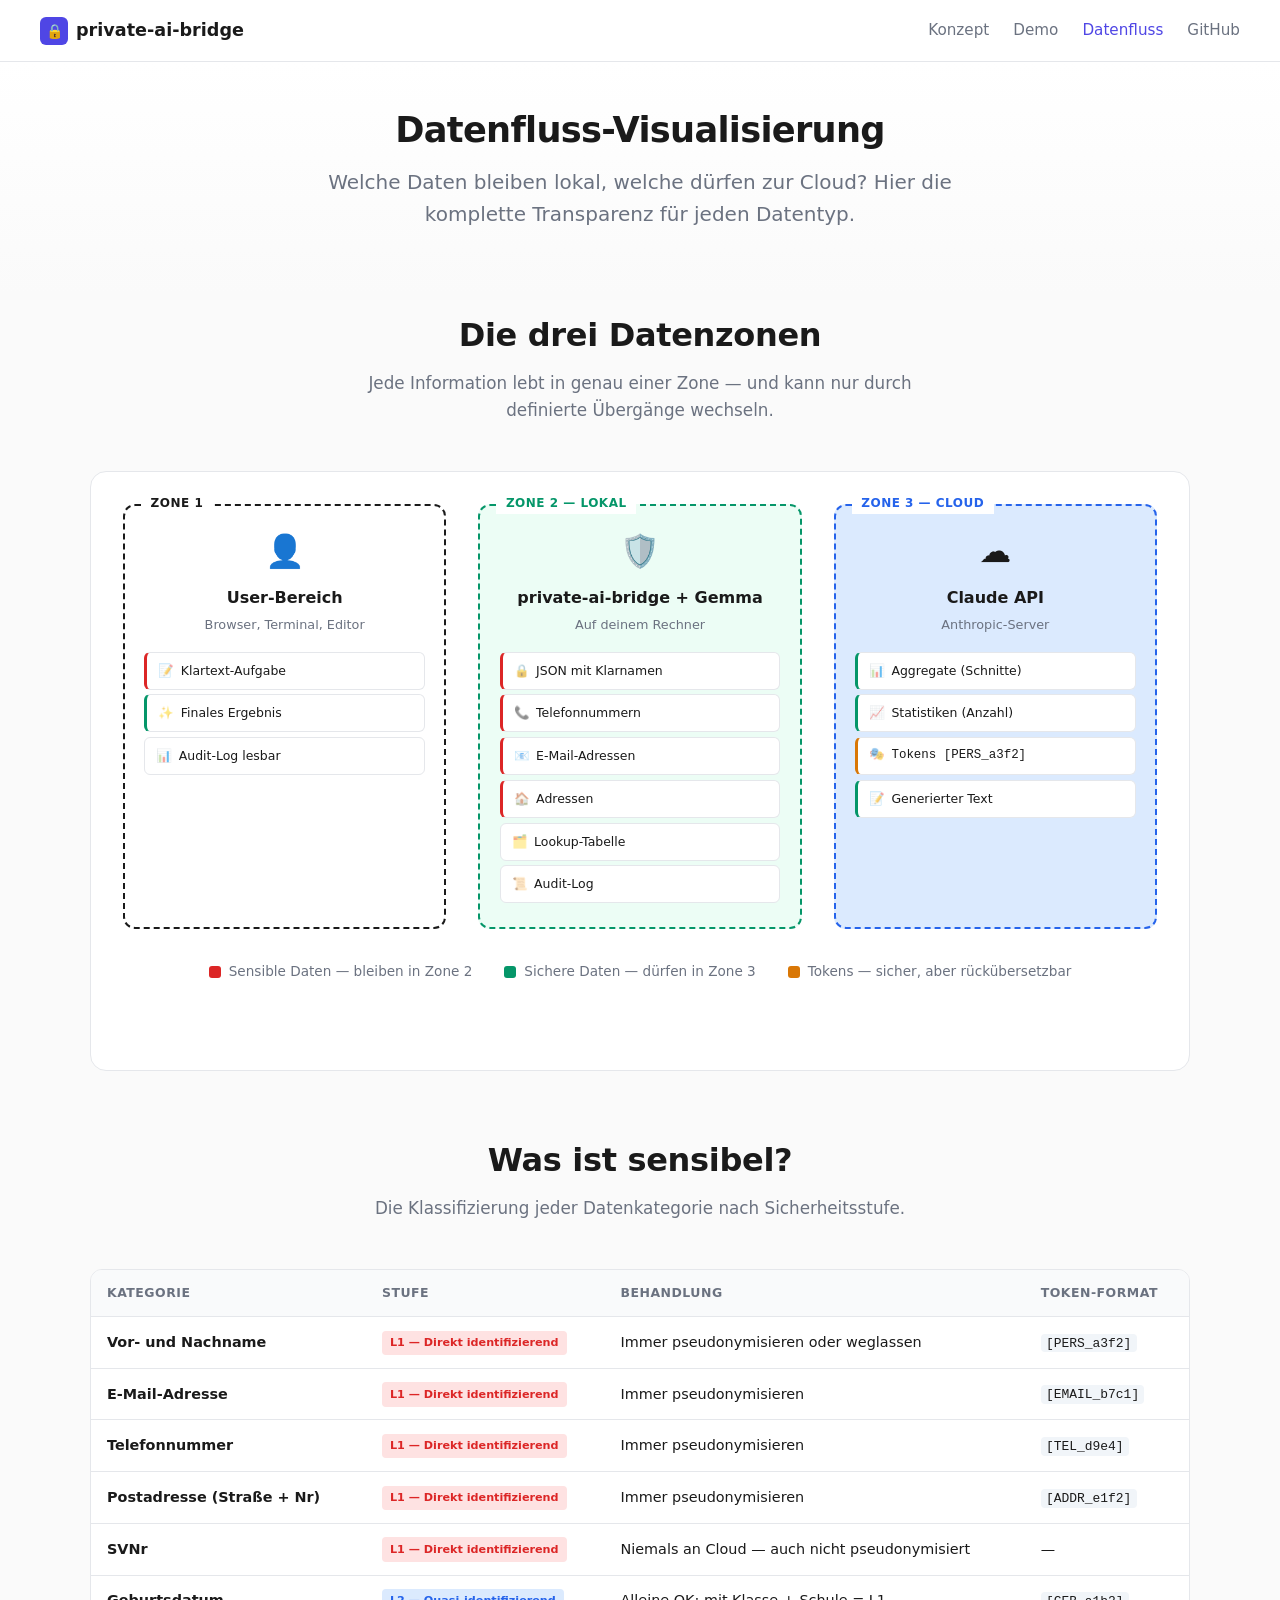
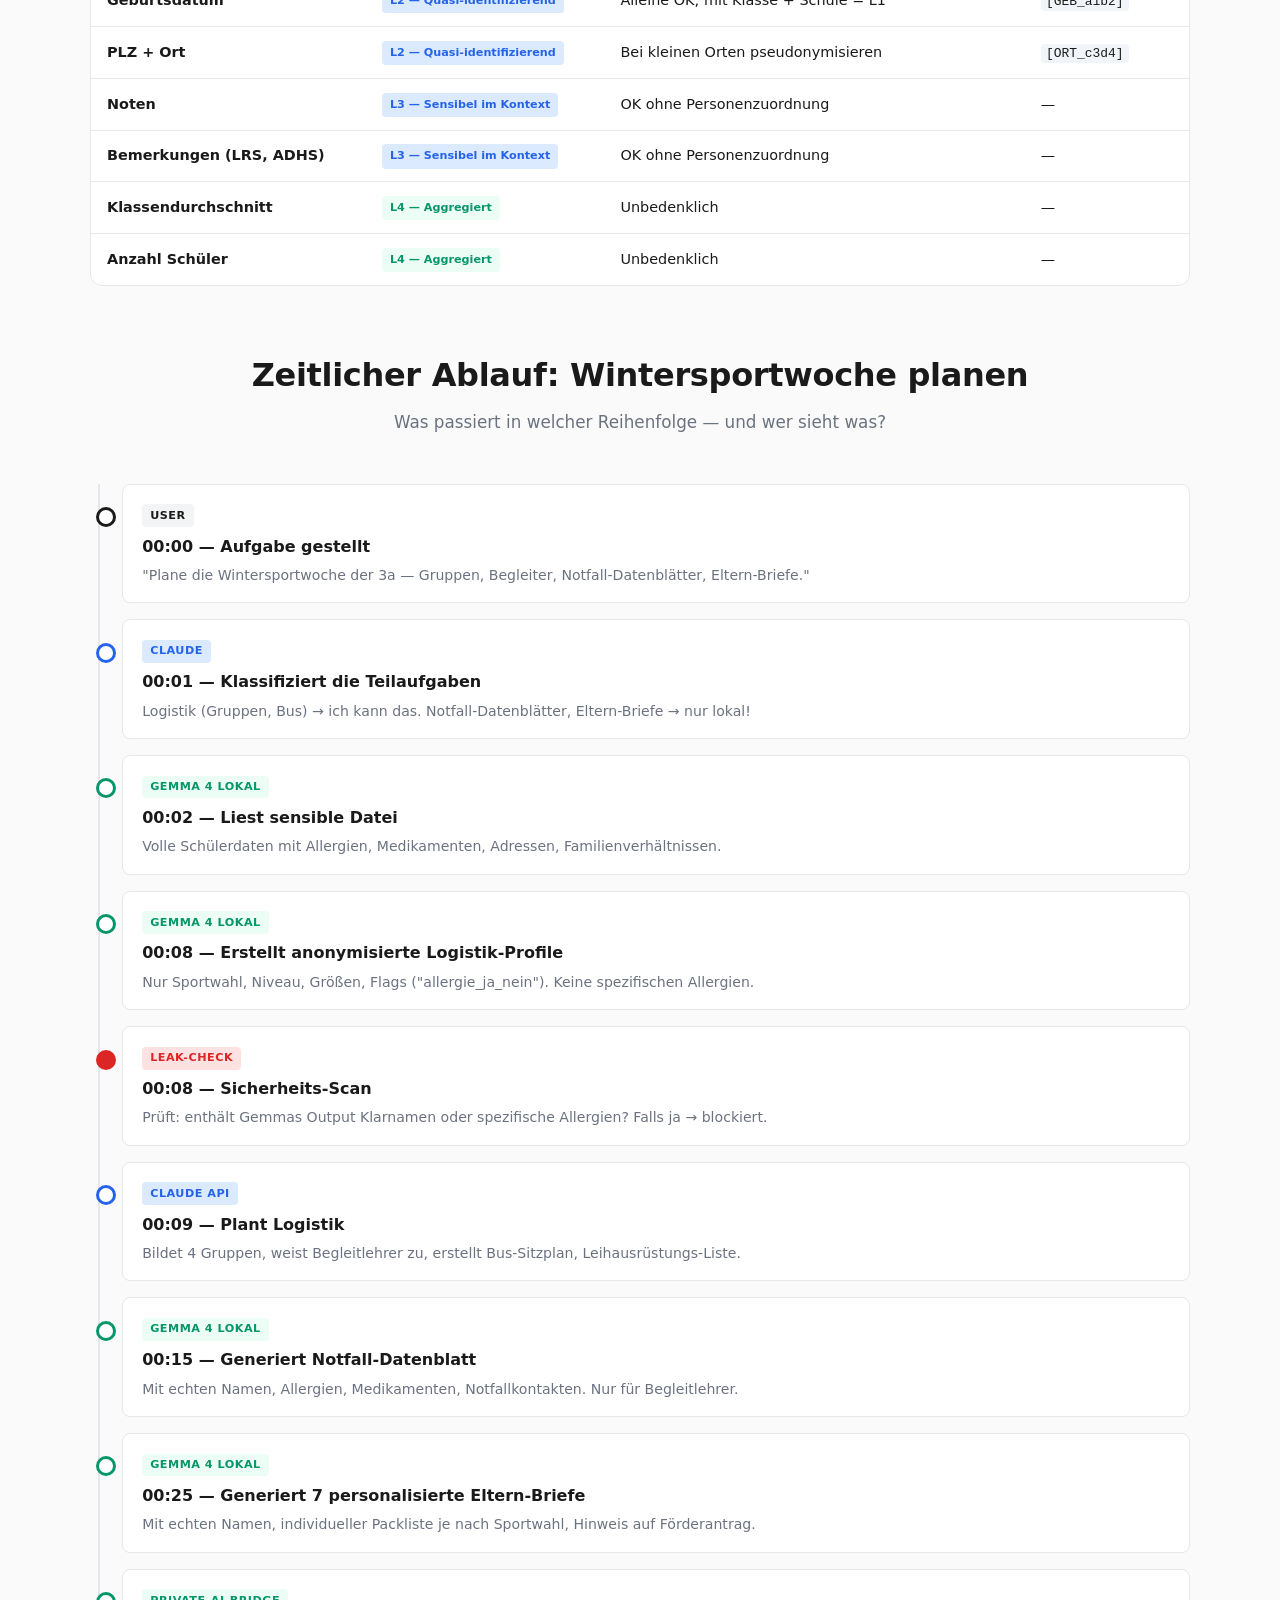
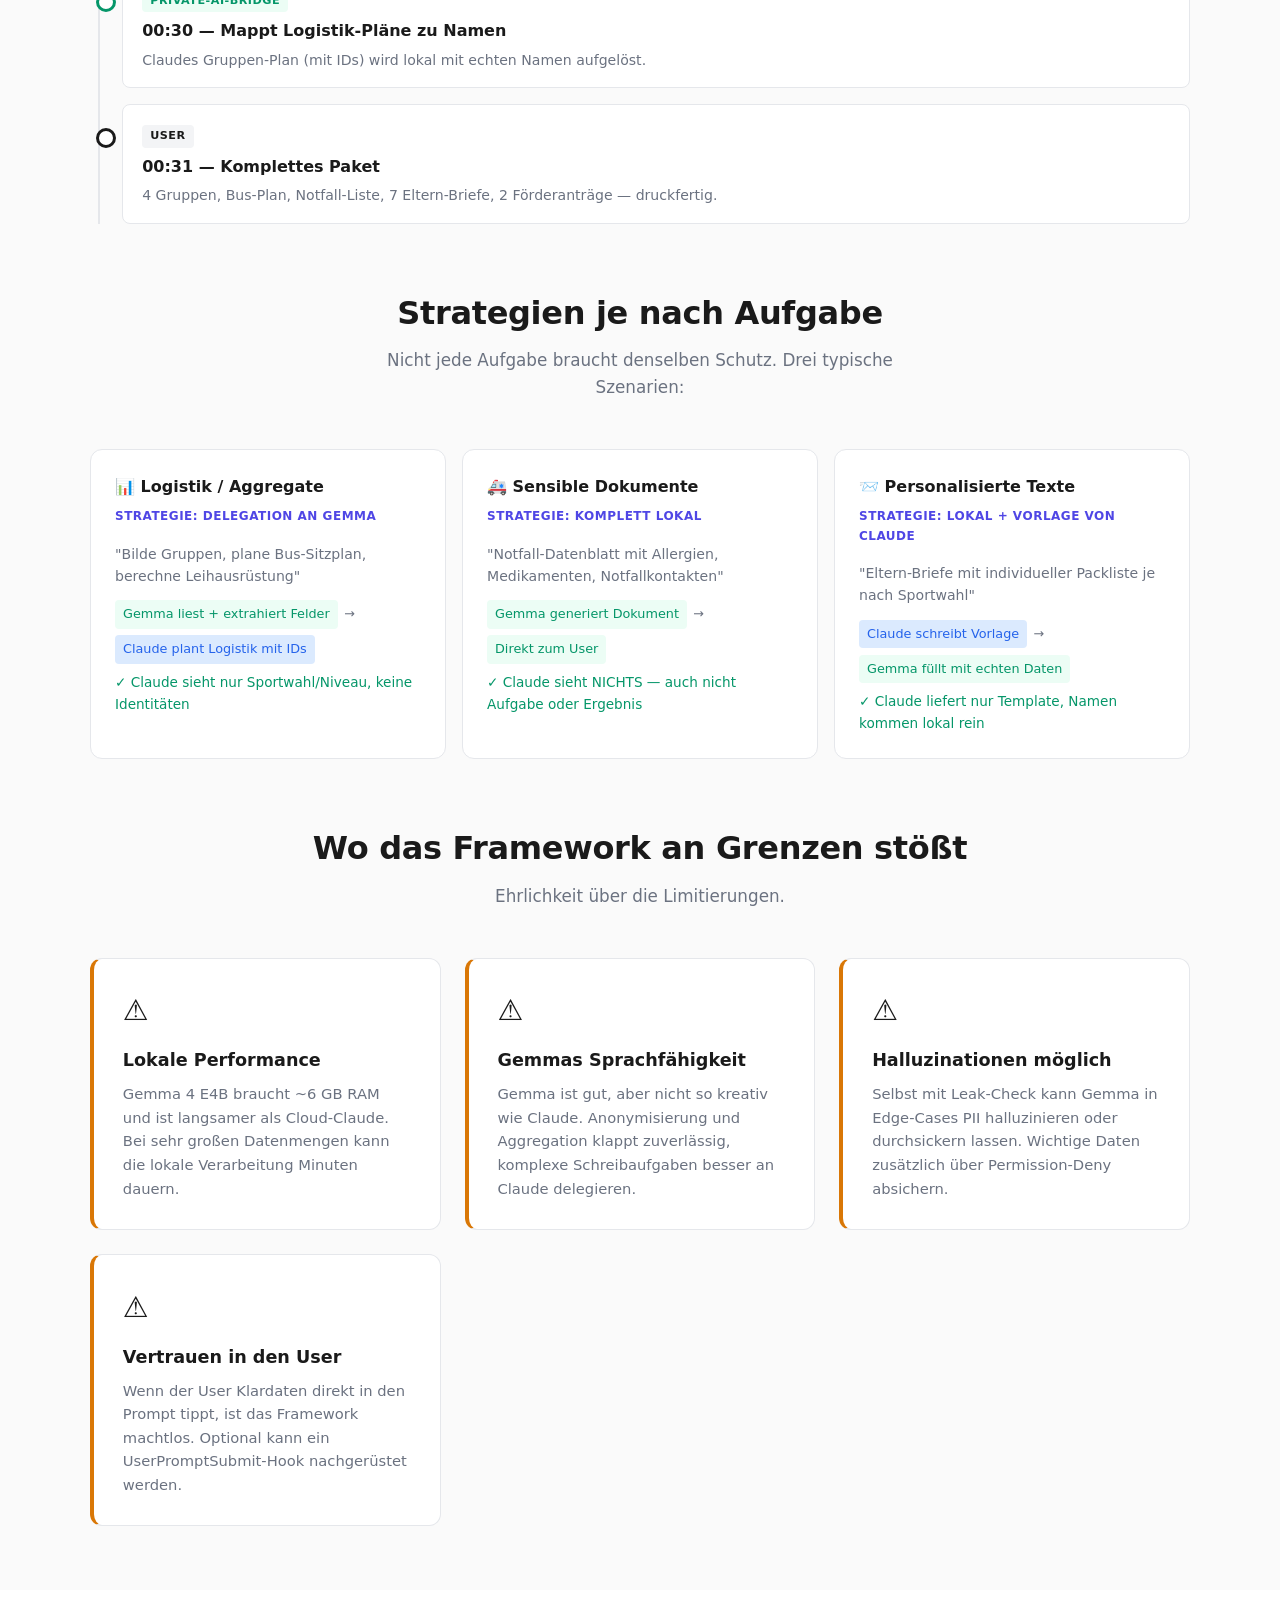
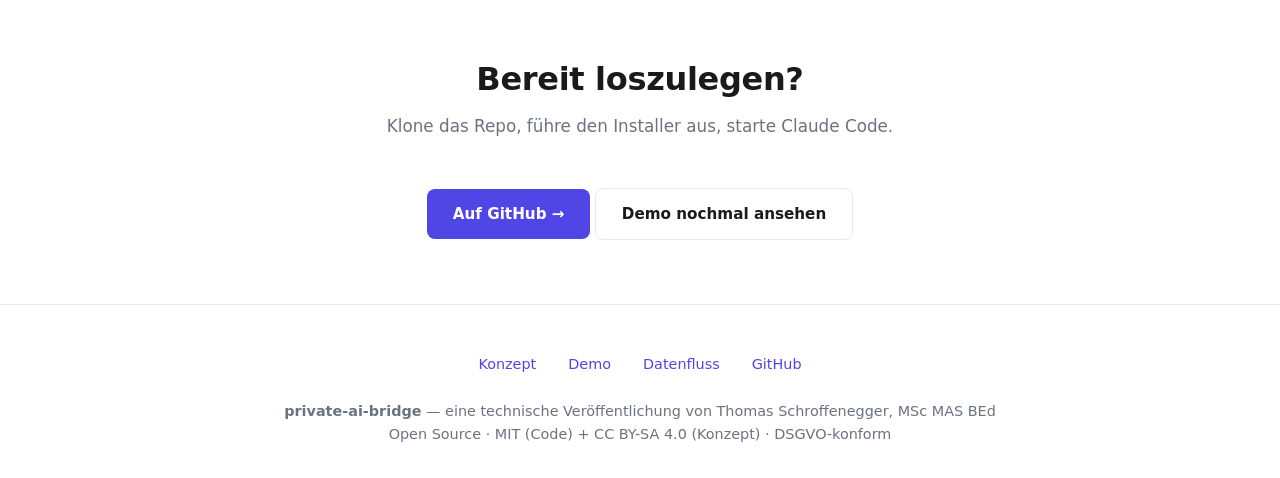
<file: web/flow.html>
<!DOCTYPE html>
<html lang="de">
<head>
    <meta charset="UTF-8">
    <meta name="viewport" content="width=device-width, initial-scale=1.0">
    <title>Datenfluss — private-ai-bridge</title>
    <link rel="stylesheet" href="css/style.css">
    <style>
        .flow-canvas {
            background: var(--bg-elevated);
            border: 1px solid var(--border);
            border-radius: 16px;
            padding: 2rem;
            margin: 2rem 0;
            position: relative;
            min-height: 600px;
        }

        .flow-grid {
            display: grid;
            grid-template-columns: 1fr 1fr 1fr;
            gap: 2rem;
            margin-bottom: 2rem;
        }

        .zone {
            border: 2px dashed var(--border);
            border-radius: 12px;
            padding: 1.2rem;
            min-height: 400px;
            position: relative;
        }

        .zone-label {
            position: absolute;
            top: -12px;
            left: 1rem;
            background: var(--bg-elevated);
            padding: 0 0.6rem;
            font-size: 0.75rem;
            font-weight: 700;
            text-transform: uppercase;
            letter-spacing: 0.5px;
            color: var(--text-muted);
        }

        .zone.user-zone { border-color: var(--text); }
        .zone.user-zone .zone-label { color: var(--text); }

        .zone.local-zone { border-color: var(--local); background: var(--local-light); }
        .zone.local-zone .zone-label { color: var(--local); }

        .zone.cloud-zone { border-color: var(--cloud); background: var(--cloud-light); }
        .zone.cloud-zone .zone-label { color: var(--cloud); }

        .zone-icon {
            font-size: 2rem;
            text-align: center;
            margin-bottom: 0.5rem;
        }

        .zone-title {
            text-align: center;
            font-weight: 700;
            margin-bottom: 0.3rem;
        }

        .zone-desc {
            text-align: center;
            font-size: 0.8rem;
            color: var(--text-muted);
            margin-bottom: 1rem;
        }

        .data-item {
            background: white;
            border: 1px solid var(--border);
            border-radius: 6px;
            padding: 0.5rem 0.7rem;
            margin: 0.3rem 0;
            font-size: 0.78rem;
            display: flex;
            align-items: center;
            gap: 0.4rem;
        }

        .data-item.sensitive {
            border-left: 3px solid var(--danger);
        }

        .data-item.safe {
            border-left: 3px solid var(--local);
        }

        .data-item.token {
            border-left: 3px solid var(--warning);
            font-family: monospace;
        }

        .data-icon {
            opacity: 0.6;
        }

        /* Scenarios */
        .scenarios {
            display: grid;
            grid-template-columns: repeat(auto-fit, minmax(280px, 1fr));
            gap: 1rem;
            margin-top: 2rem;
        }

        .scenario {
            background: var(--bg-elevated);
            border: 1px solid var(--border);
            border-radius: 12px;
            padding: 1.5rem;
        }

        .scenario h3 {
            font-size: 1rem;
            margin-bottom: 0.5rem;
            display: flex;
            align-items: center;
            gap: 0.5rem;
        }

        .scenario .strategy {
            font-size: 0.75rem;
            color: var(--primary);
            font-weight: 600;
            text-transform: uppercase;
            letter-spacing: 0.5px;
            margin-bottom: 1rem;
        }

        .scenario .arrow-flow {
            display: flex;
            align-items: center;
            gap: 0.4rem;
            font-size: 0.8rem;
            color: var(--text-muted);
            flex-wrap: wrap;
            margin: 0.5rem 0;
        }

        .scenario .arrow-flow .step {
            background: #f3f4f6;
            padding: 0.25rem 0.5rem;
            border-radius: 4px;
            white-space: nowrap;
        }

        .scenario .arrow-flow .step.local { background: var(--local-light); color: var(--local); }
        .scenario .arrow-flow .step.cloud { background: var(--cloud-light); color: var(--cloud); }

        /* Legend table */
        .legend-table {
            width: 100%;
            background: var(--bg-elevated);
            border-radius: 12px;
            border: 1px solid var(--border);
            overflow: hidden;
            margin-top: 2rem;
        }

        .legend-table table {
            width: 100%;
            border-collapse: collapse;
        }

        .legend-table th {
            background: #f9fafb;
            padding: 0.8rem 1rem;
            text-align: left;
            font-size: 0.78rem;
            text-transform: uppercase;
            letter-spacing: 0.5px;
            color: var(--text-muted);
            border-bottom: 1px solid var(--border);
        }

        .legend-table td {
            padding: 0.8rem 1rem;
            border-bottom: 1px solid var(--border);
            font-size: 0.9rem;
        }

        .legend-table tr:last-child td {
            border-bottom: none;
        }

        .badge-cell {
            font-size: 0.7rem;
            padding: 0.2rem 0.5rem;
            border-radius: 4px;
            font-weight: 600;
            display: inline-block;
        }
        .badge-local { background: var(--local-light); color: var(--local); }
        .badge-cloud { background: var(--cloud-light); color: var(--cloud); }
        .badge-user { background: #f3f4f6; color: var(--text); }
        .badge-block { background: var(--danger-light); color: var(--danger); }

        .flow-arrow-down {
            text-align: center;
            font-size: 2rem;
            color: var(--text-muted);
            margin: 1rem 0;
        }

        .timeline {
            position: relative;
            padding-left: 2rem;
            margin: 2rem 0;
        }

        .timeline::before {
            content: '';
            position: absolute;
            left: 8px;
            top: 0;
            bottom: 0;
            width: 2px;
            background: var(--border);
        }

        .tl-event {
            position: relative;
            background: var(--bg-elevated);
            border: 1px solid var(--border);
            border-radius: 8px;
            padding: 1rem 1.2rem;
            margin-bottom: 1rem;
        }

        .tl-event::before {
            content: '';
            position: absolute;
            left: -1.7rem;
            top: 1.4rem;
            width: 14px;
            height: 14px;
            border-radius: 50%;
            background: white;
            border: 3px solid var(--text-muted);
        }

        .tl-event.user::before { border-color: var(--text); }
        .tl-event.local::before { border-color: var(--local); }
        .tl-event.cloud::before { border-color: var(--cloud); }
        .tl-event.block::before { border-color: var(--danger); background: var(--danger); }

        .tl-event .actor {
            font-size: 0.7rem;
            text-transform: uppercase;
            letter-spacing: 0.5px;
            font-weight: 700;
            display: inline-block;
            padding: 0.15rem 0.5rem;
            border-radius: 4px;
            margin-bottom: 0.4rem;
        }

        .tl-event .actor.user { background: #f3f4f6; color: var(--text); }
        .tl-event .actor.local { background: var(--local-light); color: var(--local); }
        .tl-event .actor.cloud { background: var(--cloud-light); color: var(--cloud); }
        .tl-event .actor.block { background: var(--danger-light); color: var(--danger); }

        .tl-event h4 {
            font-size: 1rem;
            margin-bottom: 0.3rem;
        }

        .tl-event p {
            font-size: 0.88rem;
            color: var(--text-muted);
        }

        @media (max-width: 768px) {
            .flow-grid { grid-template-columns: 1fr; }
        }
    </style>
</head>
<body>

<nav class="topnav">
    <div class="container">
        <a href="index.html" class="brand"><span class="brand-mark"></span>private-ai-bridge</a>
        <div class="links">
            <a href="index.html">Konzept</a>
            <a href="demo.html">Demo</a>
            <a href="flow.html" class="active">Datenfluss</a>
            <a href="https://github.com">GitHub</a>
        </div>
    </div>
</nav>

<header class="hero" style="padding: 3rem 2rem 2rem;">
    <h1 style="font-size: 2.2rem;">Datenfluss-Visualisierung</h1>
    <p class="tagline">
        Welche Daten bleiben lokal, welche dürfen zur Cloud?
        Hier die komplette Transparenz für jeden Datentyp.
    </p>
</header>

<section style="padding-top: 1rem;">
    <div class="container">

        <!-- DREI ZONEN -->
        <h2>Die drei Datenzonen</h2>
        <p class="subtitle">
            Jede Information lebt in genau einer Zone — und kann nur durch definierte Übergänge wechseln.
        </p>

        <div class="flow-canvas">
            <div class="flow-grid">
                <div class="zone user-zone">
                    <span class="zone-label">Zone 1</span>
                    <div class="zone-icon">👤</div>
                    <div class="zone-title">User-Bereich</div>
                    <div class="zone-desc">Browser, Terminal, Editor</div>
                    <div class="data-item sensitive">
                        <span class="data-icon">📝</span> Klartext-Aufgabe
                    </div>
                    <div class="data-item safe">
                        <span class="data-icon">✨</span> Finales Ergebnis
                    </div>
                    <div class="data-item">
                        <span class="data-icon">📊</span> Audit-Log lesbar
                    </div>
                </div>

                <div class="zone local-zone">
                    <span class="zone-label">Zone 2 — LOKAL</span>
                    <div class="zone-icon">🛡️</div>
                    <div class="zone-title">private-ai-bridge + Gemma</div>
                    <div class="zone-desc">Auf deinem Rechner</div>
                    <div class="data-item sensitive">
                        <span class="data-icon">🔒</span> JSON mit Klarnamen
                    </div>
                    <div class="data-item sensitive">
                        <span class="data-icon">📞</span> Telefonnummern
                    </div>
                    <div class="data-item sensitive">
                        <span class="data-icon">📧</span> E-Mail-Adressen
                    </div>
                    <div class="data-item sensitive">
                        <span class="data-icon">🏠</span> Adressen
                    </div>
                    <div class="data-item">
                        <span class="data-icon">🗂️</span> Lookup-Tabelle
                    </div>
                    <div class="data-item">
                        <span class="data-icon">📜</span> Audit-Log
                    </div>
                </div>

                <div class="zone cloud-zone">
                    <span class="zone-label">Zone 3 — CLOUD</span>
                    <div class="zone-icon">☁️</div>
                    <div class="zone-title">Claude API</div>
                    <div class="zone-desc">Anthropic-Server</div>
                    <div class="data-item safe">
                        <span class="data-icon">📊</span> Aggregate (Schnitte)
                    </div>
                    <div class="data-item safe">
                        <span class="data-icon">📈</span> Statistiken (Anzahl)
                    </div>
                    <div class="data-item token">
                        <span class="data-icon">🎭</span> Tokens [PERS_a3f2]
                    </div>
                    <div class="data-item safe">
                        <span class="data-icon">📝</span> Generierter Text
                    </div>
                </div>
            </div>

            <div class="arch-legend" style="border-top: none; padding-top: 0;">
                <div class="legend-item"><span class="legend-dot" style="background:var(--danger);"></span> Sensible Daten — bleiben in Zone 2</div>
                <div class="legend-item"><span class="legend-dot" style="background:var(--local);"></span> Sichere Daten — dürfen in Zone 3</div>
                <div class="legend-item"><span class="legend-dot" style="background:var(--warning);"></span> Tokens — sicher, aber rückübersetzbar</div>
            </div>
        </div>

        <!-- WAS IST WAS -->
        <h2 style="margin-top: 4rem;">Was ist sensibel?</h2>
        <p class="subtitle">
            Die Klassifizierung jeder Datenkategorie nach Sicherheitsstufe.
        </p>

        <div class="legend-table">
            <table>
                <thead>
                    <tr>
                        <th>Kategorie</th>
                        <th>Stufe</th>
                        <th>Behandlung</th>
                        <th>Token-Format</th>
                    </tr>
                </thead>
                <tbody>
                    <tr>
                        <td><strong>Vor- und Nachname</strong></td>
                        <td><span class="badge-cell badge-block">L1 — Direkt identifizierend</span></td>
                        <td>Immer pseudonymisieren oder weglassen</td>
                        <td><code>[PERS_a3f2]</code></td>
                    </tr>
                    <tr>
                        <td><strong>E-Mail-Adresse</strong></td>
                        <td><span class="badge-cell badge-block">L1 — Direkt identifizierend</span></td>
                        <td>Immer pseudonymisieren</td>
                        <td><code>[EMAIL_b7c1]</code></td>
                    </tr>
                    <tr>
                        <td><strong>Telefonnummer</strong></td>
                        <td><span class="badge-cell badge-block">L1 — Direkt identifizierend</span></td>
                        <td>Immer pseudonymisieren</td>
                        <td><code>[TEL_d9e4]</code></td>
                    </tr>
                    <tr>
                        <td><strong>Postadresse (Straße + Nr)</strong></td>
                        <td><span class="badge-cell badge-block">L1 — Direkt identifizierend</span></td>
                        <td>Immer pseudonymisieren</td>
                        <td><code>[ADDR_e1f2]</code></td>
                    </tr>
                    <tr>
                        <td><strong>SVNr</strong></td>
                        <td><span class="badge-cell badge-block">L1 — Direkt identifizierend</span></td>
                        <td>Niemals an Cloud — auch nicht pseudonymisiert</td>
                        <td>—</td>
                    </tr>
                    <tr>
                        <td><strong>Geburtsdatum</strong></td>
                        <td><span class="badge-cell badge-cloud">L2 — Quasi-identifizierend</span></td>
                        <td>Alleine OK; mit Klasse + Schule = L1</td>
                        <td><code>[GEB_a1b2]</code></td>
                    </tr>
                    <tr>
                        <td><strong>PLZ + Ort</strong></td>
                        <td><span class="badge-cell badge-cloud">L2 — Quasi-identifizierend</span></td>
                        <td>Bei kleinen Orten pseudonymisieren</td>
                        <td><code>[ORT_c3d4]</code></td>
                    </tr>
                    <tr>
                        <td><strong>Noten</strong></td>
                        <td><span class="badge-cell badge-cloud">L3 — Sensibel im Kontext</span></td>
                        <td>OK ohne Personenzuordnung</td>
                        <td>—</td>
                    </tr>
                    <tr>
                        <td><strong>Bemerkungen (LRS, ADHS)</strong></td>
                        <td><span class="badge-cell badge-cloud">L3 — Sensibel im Kontext</span></td>
                        <td>OK ohne Personenzuordnung</td>
                        <td>—</td>
                    </tr>
                    <tr>
                        <td><strong>Klassendurchschnitt</strong></td>
                        <td><span class="badge-cell badge-local">L4 — Aggregiert</span></td>
                        <td>Unbedenklich</td>
                        <td>—</td>
                    </tr>
                    <tr>
                        <td><strong>Anzahl Schüler</strong></td>
                        <td><span class="badge-cell badge-local">L4 — Aggregiert</span></td>
                        <td>Unbedenklich</td>
                        <td>—</td>
                    </tr>
                </tbody>
            </table>
        </div>

        <!-- TIMELINE FÜR DEMO-AUFGABE -->
        <h2 style="margin-top: 4rem;">Zeitlicher Ablauf: Wintersportwoche planen</h2>
        <p class="subtitle">
            Was passiert in welcher Reihenfolge — und wer sieht was?
        </p>

        <div class="timeline">
            <div class="tl-event user">
                <span class="actor user">User</span>
                <h4>00:00 — Aufgabe gestellt</h4>
                <p>"Plane die Wintersportwoche der 3a — Gruppen, Begleiter, Notfall-Datenblätter, Eltern-Briefe."</p>
            </div>

            <div class="tl-event cloud">
                <span class="actor cloud">Claude</span>
                <h4>00:01 — Klassifiziert die Teilaufgaben</h4>
                <p>Logistik (Gruppen, Bus) → ich kann das. Notfall-Datenblätter, Eltern-Briefe → nur lokal!</p>
            </div>

            <div class="tl-event local">
                <span class="actor local">Gemma 4 lokal</span>
                <h4>00:02 — Liest sensible Datei</h4>
                <p>Volle Schülerdaten mit Allergien, Medikamenten, Adressen, Familienverhältnissen.</p>
            </div>

            <div class="tl-event local">
                <span class="actor local">Gemma 4 lokal</span>
                <h4>00:08 — Erstellt anonymisierte Logistik-Profile</h4>
                <p>Nur Sportwahl, Niveau, Größen, Flags ("allergie_ja_nein"). Keine spezifischen Allergien.</p>
            </div>

            <div class="tl-event block">
                <span class="actor block">Leak-Check</span>
                <h4>00:08 — Sicherheits-Scan</h4>
                <p>Prüft: enthält Gemmas Output Klarnamen oder spezifische Allergien? Falls ja → blockiert.</p>
            </div>

            <div class="tl-event cloud">
                <span class="actor cloud">Claude API</span>
                <h4>00:09 — Plant Logistik</h4>
                <p>Bildet 4 Gruppen, weist Begleitlehrer zu, erstellt Bus-Sitzplan, Leihausrüstungs-Liste.</p>
            </div>

            <div class="tl-event local">
                <span class="actor local">Gemma 4 lokal</span>
                <h4>00:15 — Generiert Notfall-Datenblatt</h4>
                <p>Mit echten Namen, Allergien, Medikamenten, Notfallkontakten. Nur für Begleitlehrer.</p>
            </div>

            <div class="tl-event local">
                <span class="actor local">Gemma 4 lokal</span>
                <h4>00:25 — Generiert 7 personalisierte Eltern-Briefe</h4>
                <p>Mit echten Namen, individueller Packliste je nach Sportwahl, Hinweis auf Förderantrag.</p>
            </div>

            <div class="tl-event local">
                <span class="actor local">private-ai-bridge</span>
                <h4>00:30 — Mappt Logistik-Pläne zu Namen</h4>
                <p>Claudes Gruppen-Plan (mit IDs) wird lokal mit echten Namen aufgelöst.</p>
            </div>

            <div class="tl-event user">
                <span class="actor user">User</span>
                <h4>00:31 — Komplettes Paket</h4>
                <p>4 Gruppen, Bus-Plan, Notfall-Liste, 7 Eltern-Briefe, 2 Förderanträge — druckfertig.</p>
            </div>
        </div>

        <!-- SZENARIEN -->
        <h2 style="margin-top: 4rem;">Strategien je nach Aufgabe</h2>
        <p class="subtitle">
            Nicht jede Aufgabe braucht denselben Schutz. Drei typische Szenarien:
        </p>

        <div class="scenarios">
            <div class="scenario">
                <h3>📊 Logistik / Aggregate</h3>
                <div class="strategy">Strategie: Delegation an Gemma</div>
                <p style="font-size: 0.88rem; color: var(--text-muted); margin-bottom: 0.8rem;">
                    "Bilde Gruppen, plane Bus-Sitzplan, berechne Leihausrüstung"
                </p>
                <div class="arrow-flow">
                    <span class="step local">Gemma liest + extrahiert Felder</span> →
                    <span class="step cloud">Claude plant Logistik mit IDs</span>
                </div>
                <p style="font-size: 0.85rem; margin-top: 0.5rem; color: var(--local);">
                    ✓ Claude sieht nur Sportwahl/Niveau, keine Identitäten
                </p>
            </div>

            <div class="scenario">
                <h3>🚑 Sensible Dokumente</h3>
                <div class="strategy">Strategie: Komplett lokal</div>
                <p style="font-size: 0.88rem; color: var(--text-muted); margin-bottom: 0.8rem;">
                    "Notfall-Datenblatt mit Allergien, Medikamenten, Notfallkontakten"
                </p>
                <div class="arrow-flow">
                    <span class="step local">Gemma generiert Dokument</span> →
                    <span class="step local">Direkt zum User</span>
                </div>
                <p style="font-size: 0.85rem; margin-top: 0.5rem; color: var(--local);">
                    ✓ Claude sieht NICHTS — auch nicht Aufgabe oder Ergebnis
                </p>
            </div>

            <div class="scenario">
                <h3>📨 Personalisierte Texte</h3>
                <div class="strategy">Strategie: Lokal + Vorlage von Claude</div>
                <p style="font-size: 0.88rem; color: var(--text-muted); margin-bottom: 0.8rem;">
                    "Eltern-Briefe mit individueller Packliste je nach Sportwahl"
                </p>
                <div class="arrow-flow">
                    <span class="step cloud">Claude schreibt Vorlage</span> →
                    <span class="step local">Gemma füllt mit echten Daten</span>
                </div>
                <p style="font-size: 0.85rem; margin-top: 0.5rem; color: var(--local);">
                    ✓ Claude liefert nur Template, Namen kommen lokal rein
                </p>
            </div>
        </div>

        <!-- WAS GEHT NICHT -->
        <h2 style="margin-top: 4rem;">Wo das Framework an Grenzen stößt</h2>
        <p class="subtitle">
            Ehrlichkeit über die Limitierungen.
        </p>

        <div class="features">
            <div class="feature" style="border-left: 4px solid var(--warning);">
                <div class="icon">⚠️</div>
                <h3>Lokale Performance</h3>
                <p>
                    Gemma 4 E4B braucht ~6 GB RAM und ist langsamer als Cloud-Claude. Bei sehr großen Datenmengen
                    kann die lokale Verarbeitung Minuten dauern.
                </p>
            </div>
            <div class="feature" style="border-left: 4px solid var(--warning);">
                <div class="icon">⚠️</div>
                <h3>Gemmas Sprachfähigkeit</h3>
                <p>
                    Gemma ist gut, aber nicht so kreativ wie Claude. Anonymisierung und Aggregation klappt
                    zuverlässig, komplexe Schreibaufgaben besser an Claude delegieren.
                </p>
            </div>
            <div class="feature" style="border-left: 4px solid var(--warning);">
                <div class="icon">⚠️</div>
                <h3>Halluzinationen möglich</h3>
                <p>
                    Selbst mit Leak-Check kann Gemma in Edge-Cases PII halluzinieren oder durchsickern lassen.
                    Wichtige Daten zusätzlich über Permission-Deny absichern.
                </p>
            </div>
            <div class="feature" style="border-left: 4px solid var(--warning);">
                <div class="icon">⚠️</div>
                <h3>Vertrauen in den User</h3>
                <p>
                    Wenn der User Klardaten direkt in den Prompt tippt, ist das Framework machtlos.
                    Optional kann ein UserPromptSubmit-Hook nachgerüstet werden.
                </p>
            </div>
        </div>

    </div>
</section>

<section style="text-align: center; background: var(--bg-elevated);">
    <div class="container">
        <h2>Bereit loszulegen?</h2>
        <p class="subtitle">
            Klone das Repo, führe den Installer aus, starte Claude Code.
        </p>
        <a href="https://github.com" class="btn btn-primary">Auf GitHub →</a>
        <a href="demo.html" class="btn btn-secondary">Demo nochmal ansehen</a>
    </div>
</section>

<footer>
    <div class="container">
        <div class="links">
            <a href="index.html">Konzept</a>
            <a href="demo.html">Demo</a>
            <a href="flow.html">Datenfluss</a>
            <a href="https://github.com">GitHub</a>
        </div>
        <p>
            <strong>private-ai-bridge</strong> — eine technische Veröffentlichung von Thomas Schroffenegger, MSc MAS BEd<br>
            Open Source · MIT (Code) + CC BY-SA 4.0 (Konzept) · DSGVO-konform
        </p>
    </div>
</footer>

</body>
</html>
</file>
<file: publish/css/style.css>
:root {
    --bg: #fafafa;
    --bg-elevated: #ffffff;
    --text: #1a1a1a;
    --text-muted: #6b7280;
    --border: #e5e7eb;
    --primary: #4f46e5;
    --primary-light: #eef2ff;
    --local: #059669;
    --local-light: #ecfdf5;
    --cloud: #2563eb;
    --cloud-light: #dbeafe;
    --warning: #d97706;
    --warning-light: #fef3c7;
    --danger: #dc2626;
    --danger-light: #fee2e2;
    --code-bg: #1e293b;
    --code-text: #e2e8f0;
}

* { margin: 0; padding: 0; box-sizing: border-box; }

body {
    font-family: -apple-system, BlinkMacSystemFont, "Segoe UI", system-ui, sans-serif;
    background: var(--bg);
    color: var(--text);
    line-height: 1.6;
    -webkit-font-smoothing: antialiased;
}

a { color: var(--primary); text-decoration: none; }
a:hover { text-decoration: underline; }

code {
    font-family: "SF Mono", Monaco, "Cascadia Code", monospace;
    background: #f1f5f9;
    padding: 0.15em 0.4em;
    border-radius: 4px;
    font-size: 0.9em;
}

pre {
    background: var(--code-bg);
    color: var(--code-text);
    padding: 1.2rem;
    border-radius: 10px;
    overflow-x: auto;
    margin: 1rem 0;
    font-size: 0.85rem;
    line-height: 1.5;
}

pre code {
    background: none;
    padding: 0;
    color: inherit;
    font-size: inherit;
}

/* Navigation */
nav.topnav {
    background: var(--bg-elevated);
    border-bottom: 1px solid var(--border);
    padding: 1rem 2rem;
    position: sticky;
    top: 0;
    z-index: 100;
    backdrop-filter: blur(10px);
}

nav.topnav .container {
    max-width: 1200px;
    margin: 0 auto;
    display: flex;
    justify-content: space-between;
    align-items: center;
}

nav.topnav .brand {
    font-weight: 700;
    font-size: 1.1rem;
    color: var(--text);
}

nav.topnav .brand-mark {
    display: inline-block;
    width: 28px;
    height: 28px;
    background: var(--primary);
    border-radius: 6px;
    margin-right: 0.5rem;
    vertical-align: middle;
    position: relative;
}

nav.topnav .brand-mark::before {
    content: "🔒";
    font-size: 14px;
    position: absolute;
    top: 50%;
    left: 50%;
    transform: translate(-50%, -50%);
}

nav.topnav .links {
    display: flex;
    gap: 1.5rem;
    font-size: 0.95rem;
}

nav.topnav .links a {
    color: var(--text-muted);
    font-weight: 500;
}

nav.topnav .links a:hover { color: var(--primary); text-decoration: none; }
nav.topnav .links a.active { color: var(--primary); }

/* Hero */
.hero {
    padding: 5rem 2rem 4rem;
    text-align: center;
    background: linear-gradient(180deg, var(--bg-elevated) 0%, var(--bg) 100%);
}

.hero h1 {
    font-size: 3rem;
    font-weight: 800;
    letter-spacing: -0.02em;
    margin-bottom: 1rem;
    max-width: 800px;
    margin-left: auto;
    margin-right: auto;
    line-height: 1.15;
}

.hero h1 .gradient {
    background: linear-gradient(90deg, var(--local), var(--primary));
    -webkit-background-clip: text;
    background-clip: text;
    -webkit-text-fill-color: transparent;
}

.hero .tagline {
    font-size: 1.25rem;
    color: var(--text-muted);
    max-width: 700px;
    margin: 0 auto 2rem;
}

.hero .cta {
    display: flex;
    gap: 1rem;
    justify-content: center;
    flex-wrap: wrap;
}

.btn {
    display: inline-block;
    padding: 0.8rem 1.6rem;
    border-radius: 8px;
    font-weight: 600;
    transition: all 0.15s;
    text-decoration: none !important;
    font-size: 0.95rem;
}

.btn-primary {
    background: var(--primary);
    color: white;
}

.btn-primary:hover {
    background: #4338ca;
    transform: translateY(-1px);
    box-shadow: 0 4px 12px rgba(79, 70, 229, 0.3);
}

.btn-secondary {
    background: var(--bg-elevated);
    color: var(--text);
    border: 1px solid var(--border);
}

.btn-secondary:hover {
    border-color: var(--primary);
    color: var(--primary);
}

/* Sections */
section {
    padding: 4rem 2rem;
}

section .container {
    max-width: 1100px;
    margin: 0 auto;
}

section h2 {
    font-size: 2rem;
    font-weight: 700;
    letter-spacing: -0.01em;
    margin-bottom: 0.5rem;
    text-align: center;
}

section .subtitle {
    text-align: center;
    color: var(--text-muted);
    font-size: 1.05rem;
    margin-bottom: 3rem;
    max-width: 600px;
    margin-left: auto;
    margin-right: auto;
}

/* Architecture diagram */
.arch-diagram {
    background: var(--bg-elevated);
    border: 1px solid var(--border);
    border-radius: 16px;
    padding: 2.5rem;
    margin: 2rem 0;
    overflow-x: auto;
}

.arch-flow {
    display: flex;
    align-items: stretch;
    justify-content: center;
    gap: 1rem;
    min-width: 800px;
}

.arch-node {
    flex: 1;
    min-width: 180px;
    background: white;
    border: 2px solid var(--border);
    border-radius: 12px;
    padding: 1.5rem 1rem;
    text-align: center;
    position: relative;
    transition: all 0.2s;
}

.arch-node.local {
    border-color: var(--local);
    background: var(--local-light);
}

.arch-node.cloud {
    border-color: var(--cloud);
    background: var(--cloud-light);
}

.arch-node.user {
    border-color: var(--text);
    background: var(--bg-elevated);
}

.arch-node .icon {
    font-size: 2.2rem;
    margin-bottom: 0.5rem;
}

.arch-node .label {
    font-weight: 700;
    font-size: 0.95rem;
    margin-bottom: 0.3rem;
}

.arch-node .sublabel {
    font-size: 0.78rem;
    color: var(--text-muted);
}

.arch-node .badge {
    position: absolute;
    top: -10px;
    left: 50%;
    transform: translateX(-50%);
    background: var(--text);
    color: white;
    font-size: 0.65rem;
    padding: 0.15rem 0.5rem;
    border-radius: 20px;
    text-transform: uppercase;
    letter-spacing: 0.5px;
    font-weight: 600;
}

.arch-node.local .badge { background: var(--local); }
.arch-node.cloud .badge { background: var(--cloud); }

.arch-arrow {
    display: flex;
    align-items: center;
    color: var(--text-muted);
    font-size: 1.5rem;
    padding: 0 0.5rem;
}

.arch-legend {
    display: flex;
    gap: 2rem;
    justify-content: center;
    margin-top: 2rem;
    padding-top: 2rem;
    border-top: 1px solid var(--border);
    flex-wrap: wrap;
    font-size: 0.85rem;
}

.legend-item {
    display: flex;
    align-items: center;
    gap: 0.5rem;
    color: var(--text-muted);
}

.legend-dot {
    width: 12px;
    height: 12px;
    border-radius: 3px;
}

.legend-dot.local { background: var(--local); }
.legend-dot.cloud { background: var(--cloud); }
.legend-dot.user { background: var(--text); }

/* Feature grid */
.features {
    display: grid;
    grid-template-columns: repeat(auto-fit, minmax(280px, 1fr));
    gap: 1.5rem;
    margin-top: 2rem;
}

.feature {
    background: var(--bg-elevated);
    border: 1px solid var(--border);
    border-radius: 12px;
    padding: 1.8rem;
    transition: all 0.2s;
}

.feature:hover {
    border-color: var(--primary);
    transform: translateY(-2px);
    box-shadow: 0 8px 24px rgba(0, 0, 0, 0.05);
}

.feature .icon {
    font-size: 1.8rem;
    margin-bottom: 0.8rem;
}

.feature h3 {
    font-size: 1.1rem;
    font-weight: 700;
    margin-bottom: 0.5rem;
}

.feature p {
    font-size: 0.92rem;
    color: var(--text-muted);
    line-height: 1.6;
}

/* Comparison */
.comparison {
    display: grid;
    grid-template-columns: 1fr 1fr;
    gap: 1.5rem;
    margin-top: 2rem;
}

.comparison-card {
    background: var(--bg-elevated);
    border: 1px solid var(--border);
    border-radius: 12px;
    padding: 1.8rem;
}

.comparison-card.bad {
    border-color: var(--danger);
    background: var(--danger-light);
}

.comparison-card.good {
    border-color: var(--local);
    background: var(--local-light);
}

.comparison-card h3 {
    font-size: 1.1rem;
    margin-bottom: 1rem;
    display: flex;
    align-items: center;
    gap: 0.5rem;
}

.comparison-card ul {
    list-style: none;
    font-size: 0.92rem;
}

.comparison-card li {
    padding: 0.4rem 0;
    color: var(--text);
}

.comparison-card li::before {
    content: "✗ ";
    color: var(--danger);
    font-weight: 700;
    margin-right: 0.3rem;
}

.comparison-card.good li::before {
    content: "✓ ";
    color: var(--local);
}

/* Footer */
footer {
    background: var(--bg-elevated);
    border-top: 1px solid var(--border);
    padding: 3rem 2rem 2rem;
    text-align: center;
    color: var(--text-muted);
    font-size: 0.9rem;
}

footer .container {
    max-width: 1100px;
    margin: 0 auto;
}

footer .links {
    display: flex;
    gap: 2rem;
    justify-content: center;
    margin-bottom: 1.5rem;
    flex-wrap: wrap;
}

/* Responsive */
@media (max-width: 768px) {
    .hero h1 { font-size: 2rem; }
    .hero .tagline { font-size: 1rem; }
    section { padding: 3rem 1rem; }
    section h2 { font-size: 1.5rem; }
    .arch-flow { flex-direction: column; }
    .arch-arrow { transform: rotate(90deg); padding: 0.5rem 0; }
    .comparison { grid-template-columns: 1fr; }
}
</file>
<file: web/css/style.css>
:root {
    --bg: #fafafa;
    --bg-elevated: #ffffff;
    --text: #1a1a1a;
    --text-muted: #6b7280;
    --border: #e5e7eb;
    --primary: #4f46e5;
    --primary-light: #eef2ff;
    --local: #059669;
    --local-light: #ecfdf5;
    --cloud: #2563eb;
    --cloud-light: #dbeafe;
    --warning: #d97706;
    --warning-light: #fef3c7;
    --danger: #dc2626;
    --danger-light: #fee2e2;
    --code-bg: #1e293b;
    --code-text: #e2e8f0;
}

* { margin: 0; padding: 0; box-sizing: border-box; }

body {
    font-family: -apple-system, BlinkMacSystemFont, "Segoe UI", system-ui, sans-serif;
    background: var(--bg);
    color: var(--text);
    line-height: 1.6;
    -webkit-font-smoothing: antialiased;
}

a { color: var(--primary); text-decoration: none; }
a:hover { text-decoration: underline; }

code {
    font-family: "SF Mono", Monaco, "Cascadia Code", monospace;
    background: #f1f5f9;
    padding: 0.15em 0.4em;
    border-radius: 4px;
    font-size: 0.9em;
}

pre {
    background: var(--code-bg);
    color: var(--code-text);
    padding: 1.2rem;
    border-radius: 10px;
    overflow-x: auto;
    margin: 1rem 0;
    font-size: 0.85rem;
    line-height: 1.5;
}

pre code {
    background: none;
    padding: 0;
    color: inherit;
    font-size: inherit;
}

/* Navigation */
nav.topnav {
    background: var(--bg-elevated);
    border-bottom: 1px solid var(--border);
    padding: 1rem 2rem;
    position: sticky;
    top: 0;
    z-index: 100;
    backdrop-filter: blur(10px);
}

nav.topnav .container {
    max-width: 1200px;
    margin: 0 auto;
    display: flex;
    justify-content: space-between;
    align-items: center;
}

nav.topnav .brand {
    font-weight: 700;
    font-size: 1.1rem;
    color: var(--text);
}

nav.topnav .brand-mark {
    display: inline-block;
    width: 28px;
    height: 28px;
    background: var(--primary);
    border-radius: 6px;
    margin-right: 0.5rem;
    vertical-align: middle;
    position: relative;
}

nav.topnav .brand-mark::before {
    content: "🔒";
    font-size: 14px;
    position: absolute;
    top: 50%;
    left: 50%;
    transform: translate(-50%, -50%);
}

nav.topnav .links {
    display: flex;
    gap: 1.5rem;
    font-size: 0.95rem;
}

nav.topnav .links a {
    color: var(--text-muted);
    font-weight: 500;
}

nav.topnav .links a:hover { color: var(--primary); text-decoration: none; }
nav.topnav .links a.active { color: var(--primary); }

/* Hero */
.hero {
    padding: 5rem 2rem 4rem;
    text-align: center;
    background: linear-gradient(180deg, var(--bg-elevated) 0%, var(--bg) 100%);
}

.hero h1 {
    font-size: 3rem;
    font-weight: 800;
    letter-spacing: -0.02em;
    margin-bottom: 1rem;
    max-width: 800px;
    margin-left: auto;
    margin-right: auto;
    line-height: 1.15;
}

.hero h1 .gradient {
    background: linear-gradient(90deg, var(--local), var(--primary));
    -webkit-background-clip: text;
    background-clip: text;
    -webkit-text-fill-color: transparent;
}

.hero .tagline {
    font-size: 1.25rem;
    color: var(--text-muted);
    max-width: 700px;
    margin: 0 auto 2rem;
}

.hero .cta {
    display: flex;
    gap: 1rem;
    justify-content: center;
    flex-wrap: wrap;
}

.btn {
    display: inline-block;
    padding: 0.8rem 1.6rem;
    border-radius: 8px;
    font-weight: 600;
    transition: all 0.15s;
    text-decoration: none !important;
    font-size: 0.95rem;
}

.btn-primary {
    background: var(--primary);
    color: white;
}

.btn-primary:hover {
    background: #4338ca;
    transform: translateY(-1px);
    box-shadow: 0 4px 12px rgba(79, 70, 229, 0.3);
}

.btn-secondary {
    background: var(--bg-elevated);
    color: var(--text);
    border: 1px solid var(--border);
}

.btn-secondary:hover {
    border-color: var(--primary);
    color: var(--primary);
}

/* Sections */
section {
    padding: 4rem 2rem;
}

section .container {
    max-width: 1100px;
    margin: 0 auto;
}

section h2 {
    font-size: 2rem;
    font-weight: 700;
    letter-spacing: -0.01em;
    margin-bottom: 0.5rem;
    text-align: center;
}

section .subtitle {
    text-align: center;
    color: var(--text-muted);
    font-size: 1.05rem;
    margin-bottom: 3rem;
    max-width: 600px;
    margin-left: auto;
    margin-right: auto;
}

/* Architecture diagram */
.arch-diagram {
    background: var(--bg-elevated);
    border: 1px solid var(--border);
    border-radius: 16px;
    padding: 2.5rem;
    margin: 2rem 0;
    overflow-x: auto;
}

.arch-flow {
    display: flex;
    align-items: stretch;
    justify-content: center;
    gap: 1rem;
    min-width: 800px;
}

.arch-node {
    flex: 1;
    min-width: 180px;
    background: white;
    border: 2px solid var(--border);
    border-radius: 12px;
    padding: 1.5rem 1rem;
    text-align: center;
    position: relative;
    transition: all 0.2s;
}

.arch-node.local {
    border-color: var(--local);
    background: var(--local-light);
}

.arch-node.cloud {
    border-color: var(--cloud);
    background: var(--cloud-light);
}

.arch-node.user {
    border-color: var(--text);
    background: var(--bg-elevated);
}

.arch-node .icon {
    font-size: 2.2rem;
    margin-bottom: 0.5rem;
}

.arch-node .label {
    font-weight: 700;
    font-size: 0.95rem;
    margin-bottom: 0.3rem;
}

.arch-node .sublabel {
    font-size: 0.78rem;
    color: var(--text-muted);
}

.arch-node .badge {
    position: absolute;
    top: -10px;
    left: 50%;
    transform: translateX(-50%);
    background: var(--text);
    color: white;
    font-size: 0.65rem;
    padding: 0.15rem 0.5rem;
    border-radius: 20px;
    text-transform: uppercase;
    letter-spacing: 0.5px;
    font-weight: 600;
}

.arch-node.local .badge { background: var(--local); }
.arch-node.cloud .badge { background: var(--cloud); }

.arch-arrow {
    display: flex;
    align-items: center;
    color: var(--text-muted);
    font-size: 1.5rem;
    padding: 0 0.5rem;
}

.arch-legend {
    display: flex;
    gap: 2rem;
    justify-content: center;
    margin-top: 2rem;
    padding-top: 2rem;
    border-top: 1px solid var(--border);
    flex-wrap: wrap;
    font-size: 0.85rem;
}

.legend-item {
    display: flex;
    align-items: center;
    gap: 0.5rem;
    color: var(--text-muted);
}

.legend-dot {
    width: 12px;
    height: 12px;
    border-radius: 3px;
}

.legend-dot.local { background: var(--local); }
.legend-dot.cloud { background: var(--cloud); }
.legend-dot.user { background: var(--text); }

/* Feature grid */
.features {
    display: grid;
    grid-template-columns: repeat(auto-fit, minmax(280px, 1fr));
    gap: 1.5rem;
    margin-top: 2rem;
}

.feature {
    background: var(--bg-elevated);
    border: 1px solid var(--border);
    border-radius: 12px;
    padding: 1.8rem;
    transition: all 0.2s;
}

.feature:hover {
    border-color: var(--primary);
    transform: translateY(-2px);
    box-shadow: 0 8px 24px rgba(0, 0, 0, 0.05);
}

.feature .icon {
    font-size: 1.8rem;
    margin-bottom: 0.8rem;
}

.feature h3 {
    font-size: 1.1rem;
    font-weight: 700;
    margin-bottom: 0.5rem;
}

.feature p {
    font-size: 0.92rem;
    color: var(--text-muted);
    line-height: 1.6;
}

/* Comparison */
.comparison {
    display: grid;
    grid-template-columns: 1fr 1fr;
    gap: 1.5rem;
    margin-top: 2rem;
}

.comparison-card {
    background: var(--bg-elevated);
    border: 1px solid var(--border);
    border-radius: 12px;
    padding: 1.8rem;
}

.comparison-card.bad {
    border-color: var(--danger);
    background: var(--danger-light);
}

.comparison-card.good {
    border-color: var(--local);
    background: var(--local-light);
}

.comparison-card h3 {
    font-size: 1.1rem;
    margin-bottom: 1rem;
    display: flex;
    align-items: center;
    gap: 0.5rem;
}

.comparison-card ul {
    list-style: none;
    font-size: 0.92rem;
}

.comparison-card li {
    padding: 0.4rem 0;
    color: var(--text);
}

.comparison-card li::before {
    content: "✗ ";
    color: var(--danger);
    font-weight: 700;
    margin-right: 0.3rem;
}

.comparison-card.good li::before {
    content: "✓ ";
    color: var(--local);
}

/* Footer */
footer {
    background: var(--bg-elevated);
    border-top: 1px solid var(--border);
    padding: 3rem 2rem 2rem;
    text-align: center;
    color: var(--text-muted);
    font-size: 0.9rem;
}

footer .container {
    max-width: 1100px;
    margin: 0 auto;
}

footer .links {
    display: flex;
    gap: 2rem;
    justify-content: center;
    margin-bottom: 1.5rem;
    flex-wrap: wrap;
}

/* Responsive */
@media (max-width: 768px) {
    .hero h1 { font-size: 2rem; }
    .hero .tagline { font-size: 1rem; }
    section { padding: 3rem 1rem; }
    section h2 { font-size: 1.5rem; }
    .arch-flow { flex-direction: column; }
    .arch-arrow { transform: rotate(90deg); padding: 0.5rem 0; }
    .comparison { grid-template-columns: 1fr; }
}
</file>
